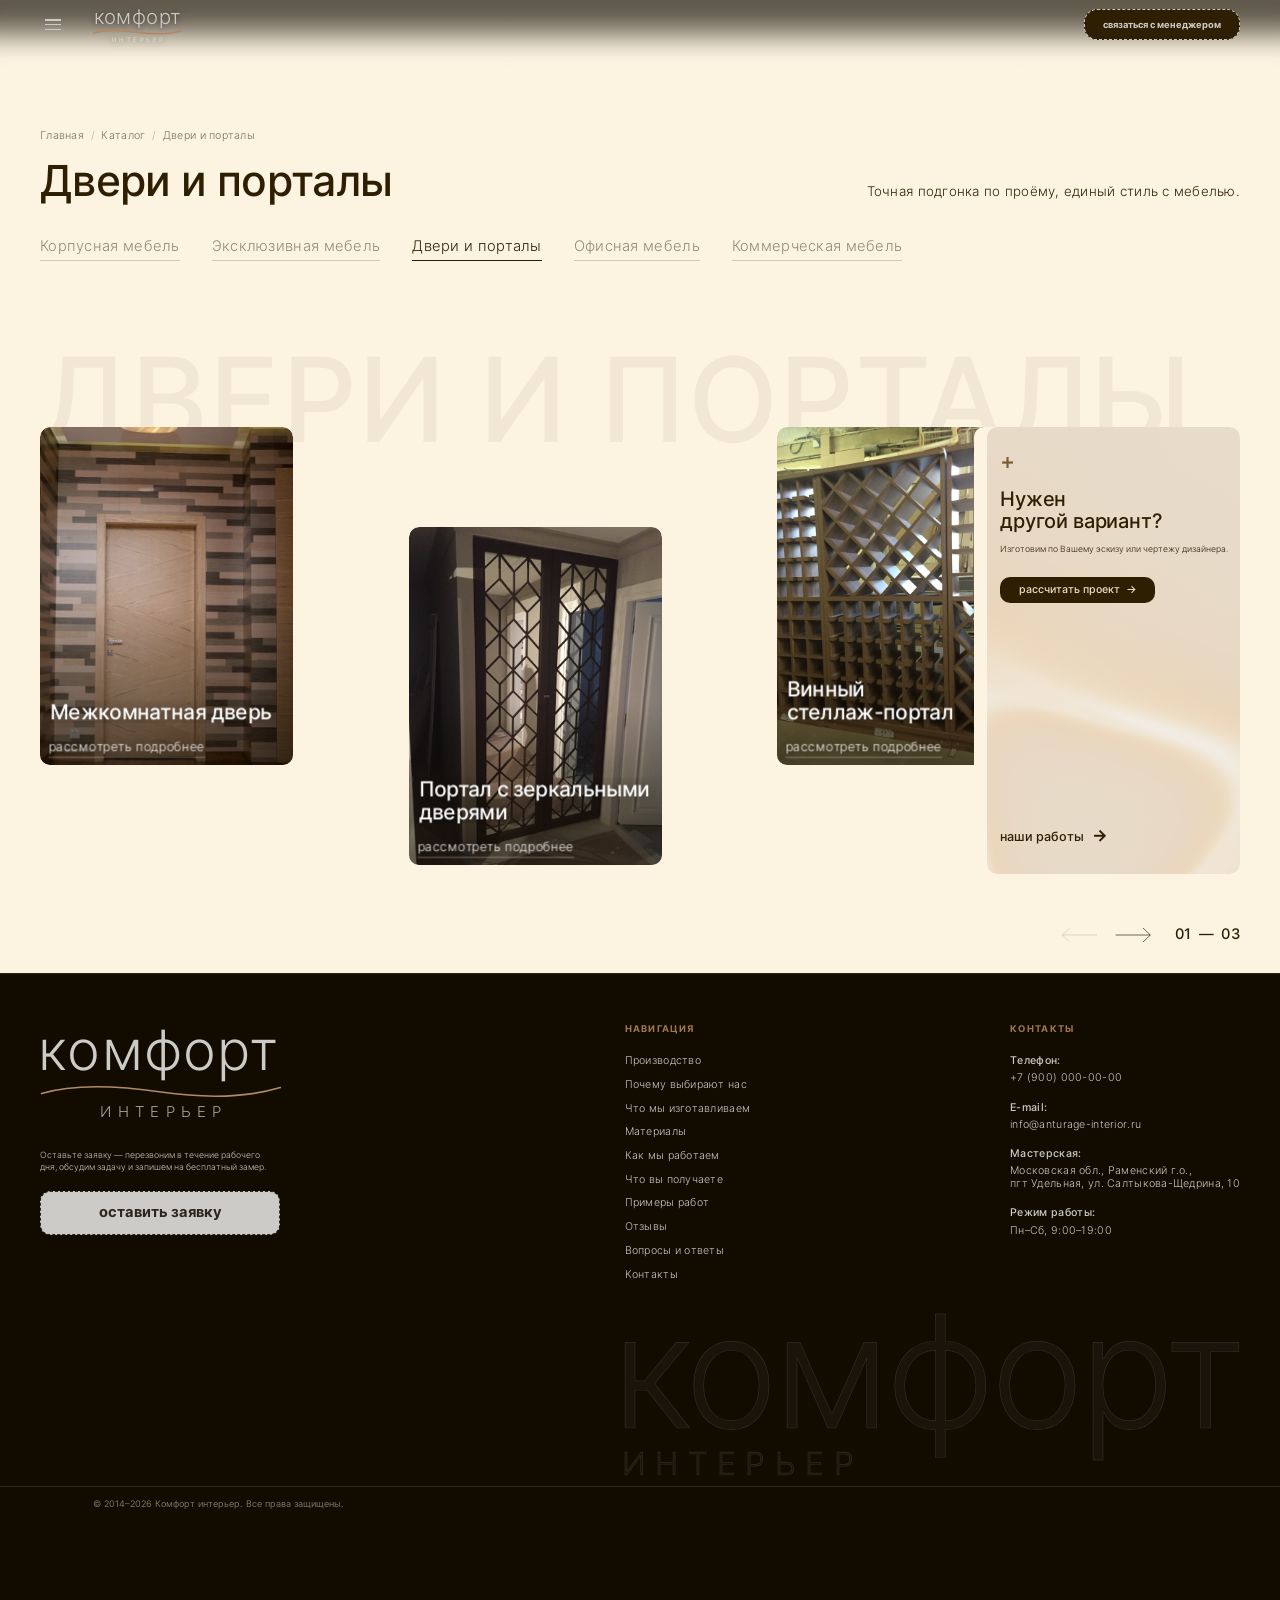
<file: catalog-dveri.html>
<!DOCTYPE html>
<html lang="ru">
<head>
<meta charset="UTF-8">
<meta name="viewport" content="width=device-width, initial-scale=1.0">
<title>Двери и&nbsp;порталы — каталог — Комфорт интерьер</title>
<meta name="description" content="Двери и порталы на заказ от «Комфорт интерьер»: межкомнатные двери, зеркальные порталы, декоративные перегородки — точная подгонка по проёму, единый стиль с мебелью.">
<script src="fit.js"></script>
<script>/* a link from «Примеры наших работ» (…#model-…) opens the model window at once: the page behind it stays hidden until it is open */if(/^#model-/.test(location.hash)){document.documentElement.classList.add("is-deeplink");setTimeout(function(){document.documentElement.classList.remove("is-deeplink")},3000)}</script>
<style>html.is-deeplink{background:#FCF3E1}html.is-deeplink body{visibility:hidden}html.is-deeplink .modal-backdrop{visibility:visible}</style>
<link rel="stylesheet" href="fonts.css">
<link rel="stylesheet" href="catalog-base.css?v=20261009zzzzzz">
<link rel="stylesheet" href="catalog.css?v=20261014b">
<link rel="stylesheet" href="headings.css?v=15">
<link rel="stylesheet" href="ctl.css?v=3">
<link rel="stylesheet" href="logo.css?v=4">
<link rel="stylesheet" href="menu.css?v=2">
</head>
<body>

<header>
  <div class="container nav">
    <div class="nav-left">
      <button class="burger" id="burger" aria-label="Меню" aria-expanded="false" aria-controls="navLinks">
        <span></span><span></span><span></span>
      </button>
      <a href="index.html#hero" class="logo" aria-label="Комфорт интерьер">
        <span class="lk-word">комфорт</span><svg class="lk-wave" viewBox="0 0 320 22" preserveAspectRatio="none" aria-hidden="true"><path d="M2 14c40-12 90-12 158-2 70 10 118 6 158-6"/></svg><span class="lk-sub">интерьер</span>
      </a>
    </div>
    <button type="button" class="nav-cta dot-btn" id="headerManagerBtn">
      связаться с&nbsp;менеджером
    </button>
  </div>
  <nav class="nav-links" id="navLinks">
  <div class="nm-group">
    <span class="nm-label">Компания</span>
    <a href="index.html#about">Производство</a>
    <a href="index.html#why-us">Почему выбирают нас</a>
    <a href="index.html#materials">Материалы</a>
    <a href="index.html#process">Как&nbsp;мы&nbsp;работаем</a>
    <a href="index.html#benefits">Что&nbsp;вы получаете</a>
  </div>
  <div class="nm-group">
    <a class="nm-label" href="index.html#services">Каталог</a>
    <a href="catalog-korpusnaya.html">Корпусная&nbsp;мебель</a>
    <a href="catalog-eksklyuzivnaya.html">Эксклюзивная&nbsp;мебель</a>
    <a href="catalog-dveri.html">Двери и&nbsp;порталы</a>
    <a href="catalog-ofisnaya.html">Офисная&nbsp;мебель</a>
    <a href="catalog-kommercheskaya.html">Коммерческая&nbsp;мебель</a>
  </div>
  <div class="nm-group nm-wide">
    <span class="nm-label">Клиентам</span>
    <div class="nm-pair">
      <a href="index.html#portfolio">Примеры работ</a>
      <a href="index.html#reviews">Отзывы</a>
      <a href="index.html#faq">Вопросы и&nbsp;ответы</a>
      <a href="index.html#contact">Контакты</a>
    </div>
  </div>
</nav>
</header>

<main>
<section class="cat-hero">
  <div class="container">
    <nav class="cat-crumbs" aria-label="Навигация">
      <a href="index.html">Главная</a><span aria-hidden="true">/</span>
      <a href="index.html#services">Каталог</a><span aria-hidden="true">/</span>
      <span>Двери и&nbsp;порталы</span>
    </nav>
    <div class="cat-head">
      <h1>Двери и&nbsp;порталы</h1>
      <p>Точная подгонка по&nbsp;проёму, единый стиль с&nbsp;мебелью.</p>
    </div>
    <div class="cat-tabs" aria-label="Разделы каталога">
        <a class="cat-tab dot-btn" href="catalog-korpusnaya.html">Корпусная мебель</a>
        <a class="cat-tab dot-btn" href="catalog-eksklyuzivnaya.html">Эксклюзивная мебель</a>
        <a class="cat-tab dot-btn active" href="catalog-dveri.html" aria-current="page">Двери и&nbsp;порталы</a>
        <a class="cat-tab dot-btn" href="catalog-ofisnaya.html">Офисная мебель</a>
        <a class="cat-tab dot-btn" href="catalog-kommercheskaya.html">Коммерческая мебель</a>
    </div>
  </div>
</section>

<!-- Item cards — Figma node 419:146 (same model-gallery pattern as catalog-korpusnaya.html /
     catalog-eksklyuzivnaya.html). Name/description are specific to what is on each photo — no
     invented specs, and no "МДФ"/"шпон" (site's material story is solid wood only). The wine-rack
     card was moved here in full from catalog-eksklyuzivnaya.html and renamed to reflect that
     it also reads as a decorative portal/room divider, not just storage. -->
<section class="cat-items">
  <div class="container">
    <div class="model-gallery">
      <button type="button" class="model-arrow prev" aria-label="Предыдущая модель" onclick="document.getElementById('modelTrack').scrollBy({left:-541,behavior:'smooth'})">&#8592;</button>
      <div class="model-track" id="modelTrack">
        <article class="model-card">
          <img class="model-photo" src="cat-doors.jpg" alt="Межкомнатная дверь с диагональным рисунком">
          <h3>Межкомнатная дверь</h3>
          <button type="button" class="model-btn dot-btn model-details-btn" data-model="door">рассмотреть подробнее<span class="model-arrow-ico">→</span></button>
        </article>

        <article class="model-card">
          <img class="model-photo" src="dveri-portal-zerkalnyy.jpg" alt="Портал с зеркальными гранёными дверями" loading="lazy">
          <h3>Портал с&nbsp;зеркальными дверями</h3>
          <button type="button" class="model-btn dot-btn model-details-btn" data-model="mirror-portal">рассмотреть подробнее<span class="model-arrow-ico">→</span></button>
        </article>

        <article class="model-card">
          <img class="model-photo" src="dveri-vinny-stellazh-portal.jpg" alt="Винный стеллаж-портал, модульная конструкция" loading="lazy">
          <h3>Винный стеллаж-портал</h3>
          <button type="button" class="model-btn dot-btn model-details-btn" data-model="vinny-stellazh-portal">рассмотреть подробнее<span class="model-arrow-ico">→</span></button>
        </article>

        <article class="model-card cta-card" id="ctaCard">
          <!-- position:sticky on the card itself is unreliable as a containing block for an
               absolutely-positioned child in some engines — the canvas ended up stretching to
               the whole track's scrollWidth. A plain position:relative wrapper fixes that. -->
          <div class="cta-inner">
            <canvas class="cta-glow" id="ctaGlow" aria-hidden="true"></canvas>
            <div class="cta-content">
              <span class="cta-plus" aria-hidden="true">+</span>
              <h3 class="cta-heading" aria-label="Нужен другой вариант?"><span class="cta-line">Нужен</span><span class="cta-line">другой вариант?</span></h3>
              <p class="cta-desc">Изготовим по&nbsp;Вашему эскизу или&nbsp;чертежу дизайнера.</p>
              <button type="button" class="model-btn dot-btn calc-cta">рассчитать проект<span class="model-arrow-ico">→</span></button>
              <a href="index.html#portfolio" class="cta-works">наши работы<span class="model-arrow-ico">→</span></a>
            </div>
          </div>
        </article>

      </div>
      <!-- Pinned at the seam where the photo cards disappear under the sticky CTA card
           (505px card width − 25px half-circle), instead of the gallery's outer edge. -->
      <button type="button" class="model-arrow next" aria-label="Следующая модель" onclick="document.getElementById('modelTrack').scrollBy({left:541,behavior:'smooth'})">&#8594;</button>
    </div>
  </div>
</section>

<!-- "Как заказать" and the "Не нашли нужное?" banner were removed from this page: the last
     gallery card («Нужен другой вариант?») already covers that call to action — same as
     catalog-korpusnaya.html / catalog-eksklyuzivnaya.html. -->
</main>

<footer>
  <div class="container footer-grid">
    <div class="footer-brand">
      <div class="footer-logo2">
        <span class="lk-word">комфорт</span><svg class="lk-wave" viewBox="0 0 320 22" preserveAspectRatio="none" aria-hidden="true"><path d="M2 14c40-12 90-12 158-2 70 10 118 6 158-6"/></svg><span class="lk-sub">интерьер</span>
      </div>
      <p>Оставьте заявку — перезвоним в&nbsp;течение рабочего дня, обсудим задачу и&nbsp;запишем на&nbsp;бесплатный замер.</p>
      <button type="button" id="contactManagerBtn" class="dot-btn footer-cta-btn">
        оставить заявку
      </button>
    </div>

    <div class="footer-col">
      <span class="footer-col-label">Навигация</span>
      <ul class="footer-nav">
      <li><a href="index.html#about">Производство</a></li>
      <li><a href="index.html#why-us">Почему выбирают нас</a></li>
      <li><a href="index.html#services">Что&nbsp;мы изготавливаем</a></li>
      <li><a href="index.html#materials">Материалы</a></li>
      <li><a href="index.html#process">Как&nbsp;мы&nbsp;работаем</a></li>
      <li><a href="index.html#benefits">Что&nbsp;вы получаете</a></li>
      <li><a href="index.html#portfolio">Примеры работ</a></li>
      <li><a href="index.html#reviews">Отзывы</a></li>
      <li><a href="index.html#faq">Вопросы и&nbsp;ответы</a></li>
      <li><a href="index.html#contact">Контакты</a></li>
    </ul>
    </div>

    <div class="footer-col">
      <span class="footer-col-label">Контакты</span>
      <ul class="footer-contacts">
      <li><p class="fc-label">Телефон:</p><p class="fc-value">+7 (900) 000-00-00</p></li>
      <li><p class="fc-label">E-mail:</p><p class="fc-value">info@anturage-interior.ru</p></li>
      <li><p class="fc-label">Мастерская:</p><p class="fc-value">Московская обл., Раменский г.о.,<br>пгт Удельная, ул. Салтыкова-Щедрина, 10</p></li>
      <li><p class="fc-label">Режим работы:</p><p class="fc-value">Пн–Сб, 9:00–19:00</p></li>
    </ul>
    </div>
  </div>

  <div class="container footer-watermark-wrap">
    <div class="footer-watermark" aria-hidden="true">комфорт<span class="footer-watermark-sub">интерьер</span></div>
  </div>
  <div class="container footer-bottom">
    <p>© 2014–2026 Комфорт интерьер. Все права защищены.</p>
  </div>
</footer>

<div class="modal-backdrop" id="managerModal" aria-hidden="true">
  <div class="modal-card" role="dialog" aria-modal="true" aria-labelledby="managerModalTitle">
    <button type="button" class="modal-close" id="managerClose" aria-label="Закрыть">×</button>
    <h3 id="managerModalTitle">Оставьте свой номер, и&nbsp;наши консультанты помогут Вам с&nbsp;выбором!</h3>
    <form id="managerForm" onsubmit="event.preventDefault(); this.reset(); document.getElementById('managerModal').classList.remove('open'); openSuccessModal('Спасибо! Ваша заявка успешно отправлена.', 'Менеджер свяжется с Вами в указанное время или в течение 15 минут в рабочее время.');">
      <input type="text" name="name" placeholder="Ваше имя" required>
      <input type="tel" name="phone" placeholder="Ваш телефон" required>
      <button type="submit" class="btn dot-btn">
        Отправить
      </button>
      <p class="form-note">Нажимая кнопку, Вы даёте согласие на&nbsp;обработку персональных&nbsp;данных</p>
    </form>
  </div>
</div>

<div class="modal-backdrop" id="successModal" aria-hidden="true">
  <div class="modal-card success-card" role="dialog" aria-modal="true" aria-labelledby="successModalTitle">
    <button type="button" class="modal-close" id="successClose" aria-label="Закрыть">×</button>
    <div class="success-icon" aria-hidden="true">✓</div>
    <h3 id="successModalTitle">Отправлено</h3>
    <p id="successModalText" class="success-text"></p>
    <button type="button" class="dot-btn success-ok-btn" id="successOkBtn">Ок</button>
  </div>
</div>

<!-- Model detail modal — same shared component as catalog-korpusnaya.html / catalog-eksklyuzivnaya.html.
     Opened from a "рассмотреть подробнее" button; the photo side is the Cursor Image Gallery. -->
<div class="modal-backdrop" id="modelModal" aria-hidden="true">
  <div class="modal-card model-modal-card" role="dialog" aria-modal="true" aria-labelledby="modelModalTitle">
    <button type="button" class="modal-close" id="modelModalClose" aria-label="Закрыть">×</button>
    <div class="model-modal-photo">
      <div class="mgc" id="modelGallery">
        <div class="mgc-frame"></div>
        <button type="button" class="mgc-nav mgc-prev" aria-label="Предыдущее фото">
          <svg viewBox="0 0 24 24" width="20" height="20" fill="none" stroke="#EAEAEA" stroke-width="2.5" stroke-linecap="round" stroke-linejoin="round"><polyline points="15 6 9 12 15 18"></polyline></svg>
        </button>
        <button type="button" class="mgc-nav mgc-next" aria-label="Следующее фото">
          <svg viewBox="0 0 24 24" width="20" height="20" fill="none" stroke="#EAEAEA" stroke-width="2.5" stroke-linecap="round" stroke-linejoin="round"><polyline points="9 6 15 12 9 18"></polyline></svg>
        </button>
        <div class="mgc-dots"></div>
      </div>
    </div>
    <div class="model-modal-info">
      <div class="model-modal-text">
        <h3 id="modelModalTitle">Межкомнатная дверь</h3>
        <ul class="model-modal-specs" id="modelModalSpecs">
          <li>тип: межкомнатная дверь</li>
          <li>полотно: диагональный рисунок</li>
          <li>проём: по&nbsp;индивидуальным размерам</li>
          <li>фурнитура: хромированная</li>
        </ul>
      </div>
      <button type="button" class="model-modal-cta calc-cta" id="modelModalCta">заказать подобную<span class="model-arrow-ico">→</span></button>
    </div>
  </div>
</div>

<script src="typo.js?v=2"></script>
<script src="catalog.js"></script>
<script src="ctl.js?v=1" defer></script>
<script src="pixel.js?v=1" defer></script>
<script src="catalog-gallery.js?v=20261013d" defer></script>
<script src="weight-hover.js?v=20261009zzzzzz"></script>
<script src="footer-underline.js"></script>
<script src="footer-align.js?v=1"></script>
<script src="sub-fit.js?v=2"></script>
<script>
  // Cursor Image Gallery (Originkit), adapted: fixed prev/next arrow buttons at the photo's
  // edges (not a cursor that follows the pointer). Built once, reloaded with a new image set
  // each time a different model's "рассмотреть подробнее" is clicked — one shared modal for
  // all models rather than duplicating the whole markup per model.
  function createCursorGallery(root) {
    const frame = root.querySelector('.mgc-frame');
    const prevBtn = root.querySelector('.mgc-prev');
    const nextBtn = root.querySelector('.mgc-next');
    const dotsEl = root.querySelector('.mgc-dots');
    const DURATION = 600, EASE = 'cubic-bezier(0.42,0,0.58,1)';
    let images = [], index = 0, sliding = false, current = null, dots = [];

    const setLayer = (el, src) => { el.style.backgroundImage = `url("${src}")`; };

    function updateNav() {
      prevBtn.disabled = index <= 0;
      nextBtn.disabled = index >= images.length - 1;
      dotsEl.style.display = images.length > 1 ? '' : 'none';   // nothing to page through on a single photo
    }

    function go(dir) {
      if (sliding || images.length < 2) return;
      const to = index + dir;
      if (to < 0 || to >= images.length) return;
      sliding = true;
      const next = document.createElement('div');
      next.className = 'mgc-layer';
      setLayer(next, images[to]);
      next.style.transition = 'none';
      next.style.transform = `translateX(${dir === 1 ? 100 : -100}%)`;
      frame.appendChild(next);
      void next.offsetWidth;   // force layout so the starting transform is committed before animating
      requestAnimationFrame(() => {
        next.style.transition = `transform ${DURATION}ms ${EASE}`;
        current.style.transition = `transform ${DURATION}ms ${EASE}`;
        next.style.transform = 'translateX(0%)';
        current.style.transform = `translateX(${dir === 1 ? -100 : 100}%)`;
      });
      setTimeout(() => {
        current.remove();
        current = next;
        index = to;
        sliding = false;
        dots.forEach((d, i) => d.classList.toggle('active', i === index));
        updateNav();
      }, DURATION + 40);
    }

    function load(newImages) {
      images = newImages.slice();
      index = 0; sliding = false;
      frame.innerHTML = '';
      current = document.createElement('div');
      current.className = 'mgc-layer';
      setLayer(current, images[0]);
      frame.appendChild(current);
      dotsEl.innerHTML = '';
      images.forEach((_, i) => {
        const dot = document.createElement('span');
        dot.className = 'mgc-dot' + (i === 0 ? ' active' : '');
        dotsEl.appendChild(dot);
      });
      dots = [...dotsEl.children];
      updateNav();
    }

    prevBtn.addEventListener('click', () => go(-1));
    nextBtn.addEventListener('click', () => go(1));
    return { load };
  }
  const modelGallery = createCursorGallery(document.getElementById('modelGallery'));

  // One detail record per model. Specs describe only what's visible in the photo — nothing
  // invented — and avoid "МДФ"/"шпон": the site's material story is solid wood (массив) with
  // named species and an enamel finish (эмаль) where relevant, never MDF or veneer.
  const MODELS = {
    door: {
      title: 'Межкомнатная дверь',
      specs: ['тип: межкомнатная дверь', 'полотно: диагональный рисунок', 'проём: по индивидуальным размерам', 'фурнитура: хромированная'],
      images: ['cat-doors.jpg']
    },
    'mirror-portal': {
      title: 'Портал с зеркальными дверями',
      specs: ['тип: портал / межкомнатный проём', 'фасады: бук (массив), тёмный тон', 'двери: зеркальные, гранёные', 'рисунок: геометрический'],
      images: ['dveri-portal-zerkalnyy.jpg']
    },
    'vinny-stellazh-portal': {
      title: 'Винный стеллаж-портал',
      specs: ['тип: модульный винный стеллаж-портал', 'секции: соты, ромб, крупная решётка', 'сборка: из отдельных модулей', 'материал: дуб (массив)'],
      images: ['dveri-vinny-stellazh-portal.jpg', 'dveri-vinny-stellazh-portal-2.jpg', 'dveri-vinny-stellazh-portal-3.jpg', 'dveri-vinny-stellazh-portal-4.jpg']
    }
  };

  // Model detail modal: "рассмотреть подробнее" on any card opens this one shared modal, filled
  // in with that model's data. Its own "заказать подобную" (class calc-cta, wired by catalog.js)
  // opens the manager modal in turn — so this modal just needs to get out of the way for it.
  (function () {
    const modal = document.getElementById('modelModal');
    const closeBtn = document.getElementById('modelModalClose');
    const ctaBtn = document.getElementById('modelModalCta');
    const titleEl = document.getElementById('modelModalTitle');
    const specsEl = document.getElementById('modelModalSpecs');
    if (!modal) return;
    const open = () => { modal.classList.add('open'); modal.setAttribute('aria-hidden', 'false'); };
    const close = () => { modal.classList.remove('open'); modal.setAttribute('aria-hidden', 'true'); };
    document.querySelectorAll('.model-details-btn').forEach(btn => {
      const data = MODELS[btn.dataset.model];
      if (!data) return;
      btn.addEventListener('click', (e) => {
        e.preventDefault();
        titleEl.innerHTML = data.title;
        specsEl.innerHTML = data.specs.map(s => `<li>${s}</li>`).join('');
        modelGallery.load(data.images);
        open();
      });
    });
    if (closeBtn) closeBtn.addEventListener('click', close);
    if (ctaBtn) ctaBtn.addEventListener('click', close);
    modal.addEventListener('click', (e) => { if (e.target === modal) close(); });
    document.addEventListener('keydown', (e) => { if (e.key === 'Escape') close(); });
  })();
</script>
<script>
  // Arrow buttons dim once the row is scrolled all the way to that side (same idea used
  // for the homepage's works/reviews arrows — see the shared .model-arrow:disabled / .works-arrow:disabled rule).
  (function () {
    const track = document.getElementById('modelTrack');
    const prev = document.querySelector('.model-arrow.prev');
    const next = document.querySelector('.model-arrow.next');
    if (!track || !prev || !next) return;
    const EPS = 2;
    const update = () => {
      prev.disabled = track.scrollLeft <= EPS;
      next.disabled = track.scrollLeft >= track.scrollWidth - track.clientWidth - EPS;
    };
    track.addEventListener('scroll', update, { passive: true });
    window.addEventListener('resize', update);
    window.addEventListener('load', update);
    update();
  })();

  // Text Colour Sweep on "Нужен другой вариант?" — same technique as the homepage's
  // company-figures block (index.html), ported here for the single CTA-card heading.
  (function () {
    const el = document.querySelector('.cta-heading');
    if (!el || !el.animate || window.matchMedia('(prefers-reduced-motion: reduce)').matches) return;
    const box = el.closest('.cta-card') || el;
    const track = document.getElementById('modelTrack');
    const WAVE = '#e2a04f';       // brighter amber, derived from the site accent
    const REPEAT_DELAY = 10000;   // pause between cycles, ms
    const DURATION = 600, STAGGER = 40;
    const base = getComputedStyle(el).color;
    // Two fixed lines ("Нужен" / "другой вариант?") — split each independently so the
    // line break survives the rebuild; the combined label already sits on the <h3> itself.
    const lines = [...el.querySelectorAll('.cta-line')];
    const chars = [];
    lines.forEach(lineEl => {
      const text = lineEl.textContent;
      lineEl.textContent = '';
      text.split(' ').forEach((word, wi, arr) => {
        const w = document.createElement('i');
        w.className = 'sw-w';
        w.setAttribute('aria-hidden', 'true');
        for (const ch of word) {
          const c = document.createElement('i');
          c.className = 'sw-c';
          c.textContent = ch;
          w.appendChild(c);
          chars.push(c);
        }
        lineEl.appendChild(w);
        if (wi < arr.length - 1) lineEl.appendChild(document.createTextNode(' '));
      });
    });
    el.classList.add('sweep-ready');
    let busy = false, due = true, inView = false, timer = null, current = [];
    const stop = () => {
      clearTimeout(timer);
      current.forEach(an => an.cancel());
      current = [];
      busy = false; due = true;
      el.classList.remove('sweep-ready'); el.classList.add('sweep-done');
    };
    const run = () => {
      busy = true; due = false;
      el.classList.remove('sweep-done'); el.classList.add('sweep-ready');
      const anims = chars.map((c, i) => c.animate(
        [
          { transform: 'translateY(-0.55em)', opacity: 0, color: WAVE },
          { transform: 'translateY(0)', opacity: 1, color: base }
        ],
        { duration: DURATION, delay: i * STAGGER, easing: 'cubic-bezier(.65,0,.35,1)', fill: 'both' }
      ));
      current = anims;
      Promise.all(anims.map(an => an.finished)).then(() => {
        if (current !== anims) return;   // superseded (card left the screen / restarted)
        el.classList.remove('sweep-ready'); el.classList.add('sweep-done');
        anims.forEach(an => an.cancel());
        current = []; busy = false;
        timer = setTimeout(() => { due = true; check(); }, REPEAT_DELAY);   // repeat every 10 s while on screen
      }).catch(() => {});
    };
    // The card also travels through the horizontally-scrolling gallery, so both axes matter.
    const check = () => {
      const r = box.getBoundingClientRect();
      const vh = window.innerHeight, vw = window.innerWidth;
      const visibleV = inView ? (r.top < vh && r.bottom > 0) : (r.top < vh * 0.85 && r.bottom > 0);
      const visibleH = r.left < vw && r.right > 0;
      const visible = visibleV && visibleH;
      if (visible && !inView) { inView = true; stop(); run(); return; }
      if (!visible && inView) { inView = false; stop(); return; }
      if (visible && due && !busy) run();
    };
    window.addEventListener('scroll', check, { passive: true });
    window.addEventListener('resize', check);
    window.addEventListener('load', check);
    if (track) track.addEventListener('scroll', check, { passive: true });
    check();
  })();

  // Ribbon Glow (Originkit, ported from React/WebGL2 to plain JS) behind the CTA-card content.
  // Brand palette (amber/bronze accents already used across the site) instead of the original
  // orange/pink preset, and a uIntensity uniform (not in the original) added to the finish pass
  // to tone the glow down so it stays a quiet backdrop, not the focal point of the card.
  (function () {
    const canvas = document.getElementById('ctaGlow');
    const root = document.getElementById('ctaCard');
    if (!canvas || !root || window.matchMedia('(prefers-reduced-motion: reduce)').matches) return;
    const gl = canvas.getContext('webgl2', { antialias: false, alpha: false, depth: false, stencil: false });
    if (!gl) return;

    const MAX_DPR = 2;
    const VERT_SRC = `#version 300 es
const vec2 P[3] = vec2[3](vec2(-1.0, -1.0), vec2(3.0, -1.0), vec2(-1.0, 3.0));
void main() { gl_Position = vec4(P[gl_VertexID], 0.0, 1.0); }
`;
    const FIELD_SRC = `#version 300 es
precision highp float;
uniform vec2 uRes;
uniform float uTime;
uniform vec3 uC1;
uniform vec3 uC2;
uniform float uSize;
uniform float uAngle;
uniform vec2 uMouse;
uniform float uOn;
uniform float uReach;
uniform vec2 uVel;
out vec4 o;

const float TAU = 6.28318530718;
const float LAYERS = 84.0;
const float TWIST = 1.250;
const float DRAG = 0.180;
const float GAIN = 0.62;
const vec2 CENTRE = vec2(-0.62, 0.24);
const float TILT = 0.6;
const float ZOOM = 1.05;
const float THETA = 2.13;
const float SHEAR = 0.963;
const float SHRINK = 0.953;
const vec2 WARP_FREQ = vec2(0.42, 2.4);
const vec2 WARP_AMP = vec2(0.13, 0.027);
const vec2 ASPECT = vec2(2.1, 0.17);
const float OFFSET = 0.36;
const float GLOW = 0.0021;
const float SOFT = 0.0019;
const float FALLOFF = 0.37;
const float PHASE = 12.0;
const float CYCLE = 0.16;
const float HUE_TRAVEL = 2.0;

mat2 rot(float a) { float c = cos(a), s = sin(a); return mat2(c, s, -s, c); }

void main() {
  vec2 R = uRes;
  vec2 pos = (gl_FragCoord.xy - 0.5 * R) / R.y;

  vec2 d = pos - uMouse;
  float w = uOn * exp(-dot(d, d) / (uReach * uReach));
  if (w > 1e-4) pos = uMouse + rot(w * TWIST) * d * (1.0 - 0.3 * min(w, 1.0)) - uVel * min(w, 1.0) * DRAG;

  pos = rot(uAngle) * pos / uSize;
  float t = uTime * 0.49 + PHASE;
  float breath = (-sin(uTime * 0.735) + sin(uTime * 0.49 + 1.0)) * 0.25 + 0.5;
  vec2 u = rot(TILT) * ((pos - CENTRE) * (ZOOM - breath * 0.085));
  mat2 fold = mat2(cos(THETA), sin(THETA), -SHEAR, cos(THETA));

  vec3 col = vec3(0.0);
  for (float i = 1.0; i <= LAYERS; i += 1.0) {
    u.x -= sin(u.y * WARP_FREQ.x + t + i * 0.007) * WARP_AMP.x;
    u.y -= sin(u.x * WARP_FREQ.y - t + i * 0.02) * WARP_AMP.y;
    u = fold * u * SHRINK;
    vec2 q = (u - vec2(OFFSET + breath * 0.1, 0.0)) * ASPECT;
    float g = GLOW / (dot(q, q) + SOFT) * (0.25 + breath * 0.4);
    float r = length(u);
    float k = sin(i * CYCLE + t * 1.2 + r * HUE_TRAVEL) * 0.5 + 0.5;
    col += g * mix(uC1, uC2, k) * (0.62 + 0.5 * k) * exp2(-r * FALLOFF);
  }
  vec3 x = max(col * GAIN, 0.0);
  col = (x * (2.51 * x + 0.03)) / (x * (2.43 * x + 0.59) + 0.14);
  col = pow(clamp(col, 0.0, 1.0), vec3(0.85, 0.92, 0.98));
  col *= 1.0 - smoothstep(0.5, 1.6, length(pos)) * 0.07;
  o = vec4(col, 1.0);
}
`;
    const FINISH_SRC = `#version 300 es
precision highp float;
uniform sampler2D uField;
uniform vec2 uRes;
uniform float uTime;
uniform vec3 uBg;
uniform float uPaper;
uniform float uIntensity;
out vec4 o;

float ign(vec2 p, float f) { p += 5.588238 * mod(f, 64.0); return fract(52.9829189 * fract(0.06711056 * p.x + 0.00583715 * p.y)); }

void main() {
  vec2 frag = gl_FragCoord.xy;
  vec3 L = max(texture(uField, frag / uRes).rgb, 0.0) * uIntensity;

  vec3 dark = uBg + L * (1.0 - uBg);
  float strength = clamp(max(L.r, max(L.g, L.b)), 0.0, 1.0);
  vec3 paper = uBg * (1.0 - strength) + L * 0.96;
  vec3 col = mix(dark, paper, uPaper);
  col += (ign(frag, floor(uTime * 24.0)) - 0.5) / 255.0;
  o = vec4(clamp(col, 0.0, 1.0), 1.0);
}
`;

    function parseColor(hex) {
      let h = hex.replace('#', '');
      if (h.length === 3) h = h[0] + h[0] + h[1] + h[1] + h[2] + h[2];
      return [parseInt(h.slice(0, 2), 16) / 255, parseInt(h.slice(2, 4), 16) / 255, parseInt(h.slice(4, 6), 16) / 255];
    }
    function clampN(v, lo, hi) { return v < lo ? lo : v > hi ? hi : v; }

    function link(frag, label) {
      const shader = (type, src) => {
        const sh = gl.createShader(type);
        gl.shaderSource(sh, src);
        gl.compileShader(sh);
        if (!gl.getShaderParameter(sh, gl.COMPILE_STATUS)) { console.error('RibbonGlow ' + label + ' shader:', gl.getShaderInfoLog(sh)); gl.deleteShader(sh); return null; }
        return sh;
      };
      const vs = shader(gl.VERTEX_SHADER, VERT_SRC);
      const fs = shader(gl.FRAGMENT_SHADER, frag);
      if (!vs || !fs) return null;
      const prog = gl.createProgram();
      gl.attachShader(prog, vs); gl.attachShader(prog, fs); gl.linkProgram(prog);
      gl.deleteShader(vs); gl.deleteShader(fs);
      if (!gl.getProgramParameter(prog, gl.LINK_STATUS)) { console.error('RibbonGlow ' + label + ' link:', gl.getProgramInfoLog(prog)); gl.deleteProgram(prog); return null; }
      return prog;
    }
    function locations(prog, names) { const out = {}; names.forEach(n => out[n] = gl.getUniformLocation(prog, n)); return out; }

    function fieldTarget() {
      const fbo = gl.createFramebuffer();
      let tex = null, w = 0, h = 0, half = !!gl.getExtension('EXT_color_buffer_float');
      return {
        fbo, texture: () => tex, width: () => w, height: () => h,
        resize(nw, nh) {
          if (nw === w && nh === h && tex) return;
          for (let attempt = 0; attempt < 2; attempt++) {
            if (tex) gl.deleteTexture(tex);
            tex = gl.createTexture();
            gl.bindTexture(gl.TEXTURE_2D, tex);
            gl.texParameteri(gl.TEXTURE_2D, gl.TEXTURE_MIN_FILTER, gl.LINEAR);
            gl.texParameteri(gl.TEXTURE_2D, gl.TEXTURE_MAG_FILTER, gl.LINEAR);
            gl.texParameteri(gl.TEXTURE_2D, gl.TEXTURE_WRAP_S, gl.CLAMP_TO_EDGE);
            gl.texParameteri(gl.TEXTURE_2D, gl.TEXTURE_WRAP_T, gl.CLAMP_TO_EDGE);
            gl.texImage2D(gl.TEXTURE_2D, 0, half ? gl.RGBA16F : gl.RGBA8, nw, nh, 0, gl.RGBA, half ? gl.HALF_FLOAT : gl.UNSIGNED_BYTE, null);
            gl.bindFramebuffer(gl.FRAMEBUFFER, fbo);
            gl.framebufferTexture2D(gl.FRAMEBUFFER, gl.COLOR_ATTACHMENT0, gl.TEXTURE_2D, tex, 0);
            const ok = gl.checkFramebufferStatus(gl.FRAMEBUFFER) === gl.FRAMEBUFFER_COMPLETE;
            gl.bindFramebuffer(gl.FRAMEBUFFER, null);
            if (ok || !half) break;
            half = false;
          }
          w = nw; h = nh;
        },
        dispose() { if (tex) gl.deleteTexture(tex); gl.deleteFramebuffer(fbo); }
      };
    }

    function trackPointer() {
      const p = { tx: 0, ty: 0, inside: false };
      const read = (e) => {
        const r = root.getBoundingClientRect();
        const sx = root.offsetWidth / (r.width || 1), sy = root.offsetHeight / (r.height || 1);
        p.tx = (e.clientX - r.left) * sx; p.ty = (e.clientY - r.top) * sy;
        p.inside = e.clientX >= r.left && e.clientX <= r.right && e.clientY >= r.top && e.clientY <= r.bottom;
      };
      const out = (e) => { if (!e.relatedTarget) p.inside = false; };
      window.addEventListener('pointermove', read, { passive: true });
      window.addEventListener('pointerdown', read, { passive: true });
      document.addEventListener('pointerout', out);
      return p;
    }

    const field = link(FIELD_SRC, 'field');
    const finish = link(FINISH_SRC, 'finish');
    if (!field || !finish) return;
    const uf = locations(field, ['uRes', 'uTime', 'uC1', 'uC2', 'uSize', 'uAngle', 'uMouse', 'uOn', 'uReach', 'uVel']);
    const un = locations(finish, ['uField', 'uRes', 'uTime', 'uBg', 'uPaper', 'uIntensity']);
    const vao = gl.createVertexArray();
    gl.bindVertexArray(vao);
    const target = fieldTarget();
    const ptr = trackPointer();

    // Brand palette (see catalog.css / index.html accents) and a subdued intensity.
    // Less ginger/orange, more chocolate: darker, muted toffee-and-cacao tones.
    const BG = parseColor('#E7DCCB');      // card background — light coffee-with-milk plate
    const C1 = parseColor('#BDB19C');      // light-coffee ribbon
    const C2 = parseColor('#52483A');      // dark-cacao ribbon
    // The mix() between these two across the layered noise naturally passes through every
    // shade in between — including a milk-chocolate midtone — without needing a 3rd colour.
    const SPEED = 8 / 50, SIZE = 60 / 100, ANGLE = (-105 * Math.PI) / 180, HOVER = 25 / 100, REACH = 220;
    const INTENSITY = 0.85;   // dark ribbons on the light "paper" plate

    let mx = 0, my = 0, vx = 0, vy = 0, on = 0, last = -1, clock = 0;

    function render(now) {
      requestAnimationFrame(render);
      const dt = last < 0 ? 0 : clampN((now - last) / 1000, 0, 0.05);
      last = now;
      clock = (clock + dt * SPEED) % 3600;

      const dpr = Math.min(window.devicePixelRatio || 1, MAX_DPR);
      const cw = canvas.clientWidth || 1, ch = canvas.clientHeight || 1;
      const bw = Math.max(1, Math.round(cw * dpr)), bh = Math.max(1, Math.round(ch * dpr));
      if (canvas.width !== bw || canvas.height !== bh) { canvas.width = bw; canvas.height = bh; }
      target.resize(Math.max(1, Math.round(bw / 2)), Math.max(1, Math.round(bh / 2)));

      const present = ptr.inside ? 1 : 0;
      if (present && on < 0.02) { mx = ptr.tx; my = ptr.ty; }
      on += (present - on) * (1 - Math.exp(-dt * 5));
      const k = 1 - Math.exp(-dt * 16);
      const nx = mx + (ptr.tx - mx) * k, ny = my + (ptr.ty - my) * k;
      if (dt > 0) {
        const kv = 1 - Math.exp(-dt * 8);
        vx += ((nx - mx) / dt - vx) * kv; vy += ((ny - my) / dt - vy) * kv;
      }
      mx = nx; my = ny;
      const vLen = Math.hypot(vx, vy) / ch, vCap = vLen > 3 ? 3 / vLen : 1;

      gl.bindFramebuffer(gl.FRAMEBUFFER, target.fbo);
      gl.viewport(0, 0, target.width(), target.height());
      gl.useProgram(field);
      gl.uniform2f(uf.uRes, target.width(), target.height());
      gl.uniform1f(uf.uTime, clock);
      gl.uniform3f(uf.uC1, C1[0], C1[1], C1[2]);
      gl.uniform3f(uf.uC2, C2[0], C2[1], C2[2]);
      gl.uniform1f(uf.uSize, SIZE);
      gl.uniform1f(uf.uAngle, ANGLE);
      gl.uniform2f(uf.uMouse, (mx - cw / 2) / ch, (ch / 2 - my) / ch);
      gl.uniform1f(uf.uOn, on * HOVER);
      gl.uniform1f(uf.uReach, REACH / ch);
      gl.uniform2f(uf.uVel, (vx / ch) * vCap, (-vy / ch) * vCap);
      gl.drawArrays(gl.TRIANGLES, 0, 3);

      gl.bindFramebuffer(gl.FRAMEBUFFER, null);
      gl.viewport(0, 0, bw, bh);
      gl.useProgram(finish);
      gl.activeTexture(gl.TEXTURE0);
      gl.bindTexture(gl.TEXTURE_2D, target.texture());
      gl.uniform1i(un.uField, 0);
      gl.uniform2f(un.uRes, bw, bh);
      gl.uniform1f(un.uTime, clock);
      gl.uniform3f(un.uBg, BG[0], BG[1], BG[2]);
      gl.uniform1f(un.uPaper, 1);
      gl.uniform1f(un.uIntensity, INTENSITY);
      gl.drawArrays(gl.TRIANGLES, 0, 3);
    }
    requestAnimationFrame(render);
  })();
</script>
</body>
</html>
</file>
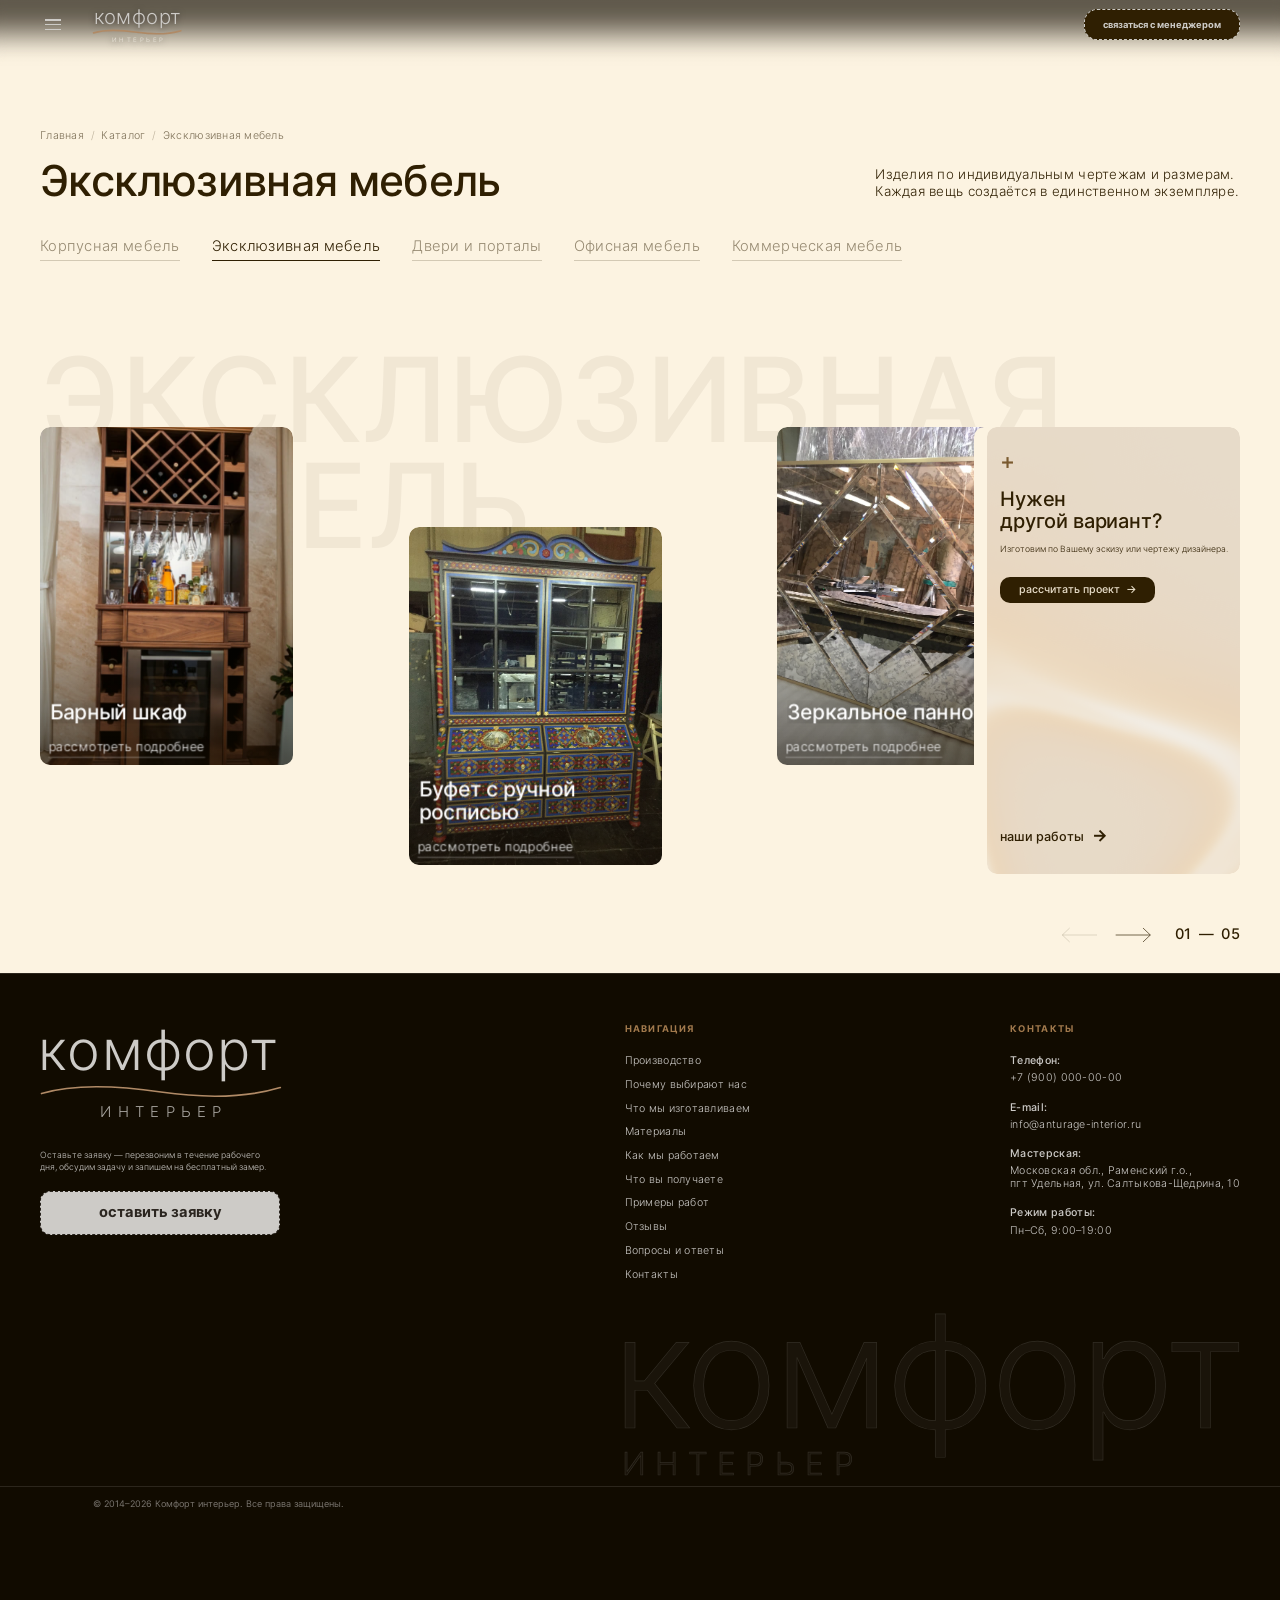
<file: catalog-eksklyuzivnaya.html>
<!DOCTYPE html>
<html lang="ru">
<head>
<meta charset="UTF-8">
<meta name="viewport" content="width=device-width, initial-scale=1.0">
<title>Эксклюзивная мебель — каталог — Комфорт интерьер</title>
<meta name="description" content="Эксклюзивная мебель на заказ от «Комфорт интерьер»: резные фасады, ручная роспись, зеркальные панно, авторские формы, редкие породы дерева.">
<script src="fit.js"></script>
<script>/* a link from «Примеры наших работ» (…#model-…) opens the model window at once: the page behind it stays hidden until it is open */if(/^#model-/.test(location.hash)){document.documentElement.classList.add("is-deeplink");setTimeout(function(){document.documentElement.classList.remove("is-deeplink")},3000)}</script>
<style>html.is-deeplink{background:#FCF3E1}html.is-deeplink body{visibility:hidden}html.is-deeplink .modal-backdrop{visibility:visible}</style>
<link rel="stylesheet" href="fonts.css">
<link rel="stylesheet" href="catalog-base.css?v=20261009zzzzzz">
<link rel="stylesheet" href="catalog.css?v=20261014b">
<link rel="stylesheet" href="headings.css?v=15">
<link rel="stylesheet" href="ctl.css?v=3">
<link rel="stylesheet" href="logo.css?v=4">
<link rel="stylesheet" href="menu.css?v=2">
</head>
<body>

<header>
  <div class="container nav">
    <div class="nav-left">
      <button class="burger" id="burger" aria-label="Меню" aria-expanded="false" aria-controls="navLinks">
        <span></span><span></span><span></span>
      </button>
      <a href="index.html#hero" class="logo" aria-label="Комфорт интерьер">
        <span class="lk-word">комфорт</span><svg class="lk-wave" viewBox="0 0 320 22" preserveAspectRatio="none" aria-hidden="true"><path d="M2 14c40-12 90-12 158-2 70 10 118 6 158-6"/></svg><span class="lk-sub">интерьер</span>
      </a>
    </div>
    <button type="button" class="nav-cta dot-btn" id="headerManagerBtn">
      связаться с&nbsp;менеджером
    </button>
  </div>
  <nav class="nav-links" id="navLinks">
  <div class="nm-group">
    <span class="nm-label">Компания</span>
    <a href="index.html#about">Производство</a>
    <a href="index.html#why-us">Почему выбирают нас</a>
    <a href="index.html#materials">Материалы</a>
    <a href="index.html#process">Как&nbsp;мы&nbsp;работаем</a>
    <a href="index.html#benefits">Что&nbsp;вы получаете</a>
  </div>
  <div class="nm-group">
    <a class="nm-label" href="index.html#services">Каталог</a>
    <a href="catalog-korpusnaya.html">Корпусная&nbsp;мебель</a>
    <a href="catalog-eksklyuzivnaya.html">Эксклюзивная&nbsp;мебель</a>
    <a href="catalog-dveri.html">Двери и&nbsp;порталы</a>
    <a href="catalog-ofisnaya.html">Офисная&nbsp;мебель</a>
    <a href="catalog-kommercheskaya.html">Коммерческая&nbsp;мебель</a>
  </div>
  <div class="nm-group nm-wide">
    <span class="nm-label">Клиентам</span>
    <div class="nm-pair">
      <a href="index.html#portfolio">Примеры работ</a>
      <a href="index.html#reviews">Отзывы</a>
      <a href="index.html#faq">Вопросы и&nbsp;ответы</a>
      <a href="index.html#contact">Контакты</a>
    </div>
  </div>
</nav>
</header>

<main>
<section class="cat-hero">
  <div class="container">
    <nav class="cat-crumbs" aria-label="Навигация">
      <a href="index.html">Главная</a><span aria-hidden="true">/</span>
      <a href="index.html#services">Каталог</a><span aria-hidden="true">/</span>
      <span>Эксклюзивная мебель</span>
    </nav>
    <div class="cat-head">
      <h1>Эксклюзивная мебель</h1>
      <p>Изделия по&nbsp;индивидуальным чертежам и&nbsp;размерам. Каждая вещь создаётся в&nbsp;единственном экземпляре.</p>
    </div>
    <div class="cat-tabs" aria-label="Разделы каталога">
        <a class="cat-tab dot-btn" href="catalog-korpusnaya.html">Корпусная мебель</a>
        <a class="cat-tab dot-btn active" href="catalog-eksklyuzivnaya.html" aria-current="page">Эксклюзивная мебель</a>
        <a class="cat-tab dot-btn" href="catalog-dveri.html">Двери и&nbsp;порталы</a>
        <a class="cat-tab dot-btn" href="catalog-ofisnaya.html">Офисная мебель</a>
        <a class="cat-tab dot-btn" href="catalog-kommercheskaya.html">Коммерческая мебель</a>
    </div>
  </div>
</section>

<!-- Item cards — Figma node 419:90 (3 real photos from the file, same model-gallery pattern as
     catalog-korpusnaya.html / Figma node 419:34). Name/description are specific to what is on
     each photo — no invented specs, and no "МДФ"/"шпон" (site's material story is solid wood only). -->
<section class="cat-items">
  <div class="container">
    <div class="model-gallery">
      <button type="button" class="model-arrow prev" aria-label="Предыдущая модель" onclick="document.getElementById('modelTrack').scrollBy({left:-541,behavior:'smooth'})">&#8592;</button>
      <div class="model-track" id="modelTrack">
        <article class="model-card">
          <img class="model-photo" src="eksklyuziv-bar.jpg" alt="Встроенный барный шкаф с винным холодильником">
          <h3>Барный шкаф</h3>
          <button type="button" class="model-btn dot-btn model-details-btn" data-model="bar">рассмотреть подробнее<span class="model-arrow-ico">→</span></button>
        </article>

        <article class="model-card">
          <img class="model-photo" src="eksklyuziv-raspis-shkaf.jpg" alt="Буфет с ручной художественной росписью" loading="lazy">
          <h3>Буфет с&nbsp;ручной росписью</h3>
          <button type="button" class="model-btn dot-btn model-details-btn" data-model="painted-buffet">рассмотреть подробнее<span class="model-arrow-ico">→</span></button>
        </article>

        <article class="model-card">
          <img class="model-photo" src="eksklyuziv-zerkalo.jpg" alt="Декоративное зеркальное панно в латунной раме" loading="lazy">
          <h3>Зеркальное панно</h3>
          <button type="button" class="model-btn dot-btn model-details-btn" data-model="mirror-panel">рассмотреть подробнее<span class="model-arrow-ico">→</span></button>
        </article>

        <article class="model-card">
          <img class="model-photo" src="eksklyuziv-tumba-serebro.jpg" alt="Прикроватная тумба с серебрением" loading="lazy">
          <h3>Тумба с&nbsp;серебрением</h3>
          <button type="button" class="model-btn dot-btn model-details-btn" data-model="tumba-serebro">рассмотреть подробнее<span class="model-arrow-ico">→</span></button>
        </article>

        <article class="model-card">
          <img class="model-photo" src="eksklyuziv-tumba-stol.jpg" alt="Тумба-стол в спальню на заказ" loading="lazy">
          <h3>Тумба-стол в&nbsp;спальню</h3>
          <button type="button" class="model-btn dot-btn model-details-btn" data-model="tumba-stol">рассмотреть подробнее<span class="model-arrow-ico">→</span></button>
        </article>

        <article class="model-card cta-card" id="ctaCard">
          <!-- position:sticky on the card itself is unreliable as a containing block for an
               absolutely-positioned child in some engines — the canvas ended up stretching to
               the whole track's scrollWidth. A plain position:relative wrapper fixes that. -->
          <div class="cta-inner">
            <canvas class="cta-glow" id="ctaGlow" aria-hidden="true"></canvas>
            <div class="cta-content">
              <span class="cta-plus" aria-hidden="true">+</span>
              <h3 class="cta-heading" aria-label="Нужен другой вариант?"><span class="cta-line">Нужен</span><span class="cta-line">другой вариант?</span></h3>
              <p class="cta-desc">Изготовим по&nbsp;Вашему эскизу или&nbsp;чертежу дизайнера.</p>
              <button type="button" class="model-btn dot-btn calc-cta">рассчитать проект<span class="model-arrow-ico">→</span></button>
              <a href="index.html#portfolio" class="cta-works">наши работы<span class="model-arrow-ico">→</span></a>
            </div>
          </div>
        </article>

      </div>
      <!-- Pinned at the seam where the photo cards disappear under the sticky CTA card
           (505px card width − 25px half-circle), instead of the gallery's outer edge. -->
      <button type="button" class="model-arrow next" aria-label="Следующая модель" onclick="document.getElementById('modelTrack').scrollBy({left:541,behavior:'smooth'})">&#8594;</button>
    </div>
  </div>
</section>

<!-- "Как заказать" and the "Не нашли нужное?" banner were removed from this page: the last
     gallery card («Нужен другой вариант?») already covers that call to action — same as
     catalog-korpusnaya.html. -->
</main>

<footer>
  <div class="container footer-grid">
    <div class="footer-brand">
      <div class="footer-logo2">
        <span class="lk-word">комфорт</span><svg class="lk-wave" viewBox="0 0 320 22" preserveAspectRatio="none" aria-hidden="true"><path d="M2 14c40-12 90-12 158-2 70 10 118 6 158-6"/></svg><span class="lk-sub">интерьер</span>
      </div>
      <p>Оставьте заявку — перезвоним в&nbsp;течение рабочего дня, обсудим задачу и&nbsp;запишем на&nbsp;бесплатный замер.</p>
      <button type="button" id="contactManagerBtn" class="dot-btn footer-cta-btn">
        оставить заявку
      </button>
    </div>

    <div class="footer-col">
      <span class="footer-col-label">Навигация</span>
      <ul class="footer-nav">
      <li><a href="index.html#about">Производство</a></li>
      <li><a href="index.html#why-us">Почему выбирают нас</a></li>
      <li><a href="index.html#services">Что&nbsp;мы изготавливаем</a></li>
      <li><a href="index.html#materials">Материалы</a></li>
      <li><a href="index.html#process">Как&nbsp;мы&nbsp;работаем</a></li>
      <li><a href="index.html#benefits">Что&nbsp;вы получаете</a></li>
      <li><a href="index.html#portfolio">Примеры работ</a></li>
      <li><a href="index.html#reviews">Отзывы</a></li>
      <li><a href="index.html#faq">Вопросы и&nbsp;ответы</a></li>
      <li><a href="index.html#contact">Контакты</a></li>
    </ul>
    </div>

    <div class="footer-col">
      <span class="footer-col-label">Контакты</span>
      <ul class="footer-contacts">
      <li><p class="fc-label">Телефон:</p><p class="fc-value">+7 (900) 000-00-00</p></li>
      <li><p class="fc-label">E-mail:</p><p class="fc-value">info@anturage-interior.ru</p></li>
      <li><p class="fc-label">Мастерская:</p><p class="fc-value">Московская обл., Раменский г.о.,<br>пгт Удельная, ул. Салтыкова-Щедрина, 10</p></li>
      <li><p class="fc-label">Режим работы:</p><p class="fc-value">Пн–Сб, 9:00–19:00</p></li>
    </ul>
    </div>
  </div>

  <div class="container footer-watermark-wrap">
    <div class="footer-watermark" aria-hidden="true">комфорт<span class="footer-watermark-sub">интерьер</span></div>
  </div>
  <div class="container footer-bottom">
    <p>© 2014–2026 Комфорт интерьер. Все права защищены.</p>
  </div>
</footer>

<div class="modal-backdrop" id="managerModal" aria-hidden="true">
  <div class="modal-card" role="dialog" aria-modal="true" aria-labelledby="managerModalTitle">
    <button type="button" class="modal-close" id="managerClose" aria-label="Закрыть">×</button>
    <h3 id="managerModalTitle">Оставьте свой номер, и&nbsp;наши консультанты помогут Вам с&nbsp;выбором!</h3>
    <form id="managerForm" onsubmit="event.preventDefault(); this.reset(); document.getElementById('managerModal').classList.remove('open'); openSuccessModal('Спасибо! Ваша заявка успешно отправлена.', 'Менеджер свяжется с Вами в указанное время или в течение 15 минут в рабочее время.');">
      <input type="text" name="name" placeholder="Ваше имя" required>
      <input type="tel" name="phone" placeholder="Ваш телефон" required>
      <button type="submit" class="btn dot-btn">
        Отправить
      </button>
      <p class="form-note">Нажимая кнопку, Вы даёте согласие на&nbsp;обработку персональных&nbsp;данных</p>
    </form>
  </div>
</div>

<div class="modal-backdrop" id="successModal" aria-hidden="true">
  <div class="modal-card success-card" role="dialog" aria-modal="true" aria-labelledby="successModalTitle">
    <button type="button" class="modal-close" id="successClose" aria-label="Закрыть">×</button>
    <div class="success-icon" aria-hidden="true">✓</div>
    <h3 id="successModalTitle">Отправлено</h3>
    <p id="successModalText" class="success-text"></p>
    <button type="button" class="dot-btn success-ok-btn" id="successOkBtn">Ок</button>
  </div>
</div>

<!-- Model detail modal — same shared component as catalog-korpusnaya.html. Opened from a
     "рассмотреть подробнее" button; the photo side is the Cursor Image Gallery. -->
<div class="modal-backdrop" id="modelModal" aria-hidden="true">
  <div class="modal-card model-modal-card" role="dialog" aria-modal="true" aria-labelledby="modelModalTitle">
    <button type="button" class="modal-close" id="modelModalClose" aria-label="Закрыть">×</button>
    <div class="model-modal-photo">
      <div class="mgc" id="modelGallery">
        <div class="mgc-frame"></div>
        <button type="button" class="mgc-nav mgc-prev" aria-label="Предыдущее фото">
          <svg viewBox="0 0 24 24" width="20" height="20" fill="none" stroke="#EAEAEA" stroke-width="2.5" stroke-linecap="round" stroke-linejoin="round"><polyline points="15 6 9 12 15 18"></polyline></svg>
        </button>
        <button type="button" class="mgc-nav mgc-next" aria-label="Следующее фото">
          <svg viewBox="0 0 24 24" width="20" height="20" fill="none" stroke="#EAEAEA" stroke-width="2.5" stroke-linecap="round" stroke-linejoin="round"><polyline points="9 6 15 12 9 18"></polyline></svg>
        </button>
        <div class="mgc-dots"></div>
      </div>
    </div>
    <div class="model-modal-info">
      <div class="model-modal-text">
        <h3 id="modelModalTitle">Барный шкаф</h3>
        <ul class="model-modal-specs" id="modelModalSpecs">
          <li>тип: барный шкаф</li>
          <li>фасады: орех (массив)</li>
          <li>хранение: бутылки и&nbsp;бокалы</li>
          <li>комплектация: встроенный винный холодильник</li>
        </ul>
      </div>
      <button type="button" class="model-modal-cta calc-cta" id="modelModalCta">заказать подобную<span class="model-arrow-ico">→</span></button>
    </div>
  </div>
</div>

<script src="typo.js?v=2"></script>
<script src="catalog.js"></script>
<script src="ctl.js?v=1" defer></script>
<script src="pixel.js?v=1" defer></script>
<script src="catalog-gallery.js?v=20261013d" defer></script>
<script src="weight-hover.js?v=20261009zzzzzz"></script>
<script src="footer-underline.js"></script>
<script src="footer-align.js?v=1"></script>
<script src="sub-fit.js?v=2"></script>
<script>
  // Cursor Image Gallery (Originkit), adapted: fixed prev/next arrow buttons at the photo's
  // edges (not a cursor that follows the pointer). Built once, reloaded with a new image set
  // each time a different model's "рассмотреть подробнее" is clicked — one shared modal for
  // all models rather than duplicating the whole markup per model.
  function createCursorGallery(root) {
    const frame = root.querySelector('.mgc-frame');
    const prevBtn = root.querySelector('.mgc-prev');
    const nextBtn = root.querySelector('.mgc-next');
    const dotsEl = root.querySelector('.mgc-dots');
    const DURATION = 600, EASE = 'cubic-bezier(0.42,0,0.58,1)';
    let images = [], index = 0, sliding = false, current = null, dots = [];

    const setLayer = (el, src) => { el.style.backgroundImage = `url("${src}")`; };

    function updateNav() {
      prevBtn.disabled = index <= 0;
      nextBtn.disabled = index >= images.length - 1;
      dotsEl.style.display = images.length > 1 ? '' : 'none';   // nothing to page through on a single photo
    }

    function go(dir) {
      if (sliding || images.length < 2) return;
      const to = index + dir;
      if (to < 0 || to >= images.length) return;
      sliding = true;
      const next = document.createElement('div');
      next.className = 'mgc-layer';
      setLayer(next, images[to]);
      next.style.transition = 'none';
      next.style.transform = `translateX(${dir === 1 ? 100 : -100}%)`;
      frame.appendChild(next);
      void next.offsetWidth;   // force layout so the starting transform is committed before animating
      requestAnimationFrame(() => {
        next.style.transition = `transform ${DURATION}ms ${EASE}`;
        current.style.transition = `transform ${DURATION}ms ${EASE}`;
        next.style.transform = 'translateX(0%)';
        current.style.transform = `translateX(${dir === 1 ? -100 : 100}%)`;
      });
      setTimeout(() => {
        current.remove();
        current = next;
        index = to;
        sliding = false;
        dots.forEach((d, i) => d.classList.toggle('active', i === index));
        updateNav();
      }, DURATION + 40);
    }

    function load(newImages) {
      images = newImages.slice();
      index = 0; sliding = false;
      frame.innerHTML = '';
      current = document.createElement('div');
      current.className = 'mgc-layer';
      setLayer(current, images[0]);
      frame.appendChild(current);
      dotsEl.innerHTML = '';
      images.forEach((_, i) => {
        const dot = document.createElement('span');
        dot.className = 'mgc-dot' + (i === 0 ? ' active' : '');
        dotsEl.appendChild(dot);
      });
      dots = [...dotsEl.children];
      updateNav();
    }

    prevBtn.addEventListener('click', () => go(-1));
    nextBtn.addEventListener('click', () => go(1));
    return { load };
  }
  const modelGallery = createCursorGallery(document.getElementById('modelGallery'));

  // One detail record per model. Each has a single photo so far (the gallery arrows/dots hide
  // themselves automatically when there's only one image). Specs describe only what's visible
  // in the photo — nothing invented — and avoid "МДФ"/"шпон": the site's material story is
  // solid wood (массив) with named species and an enamel finish (эмаль) where relevant, never MDF
  // or veneer.
  const MODELS = {
    bar: {
      title: 'Барный шкаф',
      specs: ['тип: барный шкаф', 'фасады: орех (массив)', 'хранение: бутылки и бокалы', 'комплектация: встроенный винный холодильник'],
      images: ['eksklyuziv-bar.jpg', 'eksklyuziv-bar-2.webp', 'eksklyuziv-bar-3.webp', 'eksklyuziv-bar-4.webp']
    },
    'painted-buffet': {
      title: 'Буфет с ручной росписью',
      specs: ['тип: буфет', 'изготовлен: бук (массив)', 'фасады: ручная роспись', 'двери: зеркала, распашные', 'декор: авторский орнамент'],
      images: ['eksklyuziv-raspis-shkaf.jpg', 'eksklyuziv-raspis-shkaf-2.jpg', 'eksklyuziv-raspis-shkaf-3.jpg', 'eksklyuziv-raspis-shkaf-4.jpg', 'eksklyuziv-raspis-shkaf-5.jpg', 'eksklyuziv-raspis-shkaf-6.jpg']
    },
    'mirror-panel': {
      title: 'Зеркальное панно',
      specs: ['тип: декоративное панно', 'зеркало: состаренное, гранёное', 'рама: латунь', 'рисунок: геометрический'],
      images: ['eksklyuziv-zerkalo.jpg', 'eksklyuziv-zerkalo-2.jpg']
    },
    'tumba-serebro': {
      title: 'Тумба с серебрением',
      specs: ['тип: прикроватная тумба', 'отделка: серебрение', 'ножки: гнутые', 'ящики: 1 шт.', 'изготовлена: ясень (массив)'],
      images: ['eksklyuziv-tumba-serebro.jpg']
    },
    'tumba-stol': {
      title: 'Тумба-стол в спальню',
      specs: ['тип: тумба со столешницей', 'фасады: ясень (массив), эмаль', 'ящики: 4 шт.', 'изготовление: по эскизу дизайнера'],
      images: ['eksklyuziv-tumba-stol.jpg']
    }
  };

  // Model detail modal: "рассмотреть подробнее" on any card opens this one shared modal, filled
  // in with that model's data. Its own "заказать подобную" (class calc-cta, wired by catalog.js)
  // opens the manager modal in turn — so this modal just needs to get out of the way for it.
  (function () {
    const modal = document.getElementById('modelModal');
    const closeBtn = document.getElementById('modelModalClose');
    const ctaBtn = document.getElementById('modelModalCta');
    const titleEl = document.getElementById('modelModalTitle');
    const specsEl = document.getElementById('modelModalSpecs');
    if (!modal) return;
    const open = () => { modal.classList.add('open'); modal.setAttribute('aria-hidden', 'false'); };
    const close = () => { modal.classList.remove('open'); modal.setAttribute('aria-hidden', 'true'); };
    document.querySelectorAll('.model-details-btn').forEach(btn => {
      const data = MODELS[btn.dataset.model];
      if (!data) return;
      btn.addEventListener('click', (e) => {
        e.preventDefault();
        titleEl.innerHTML = data.title;
        specsEl.innerHTML = data.specs.map(s => `<li>${s}</li>`).join('');
        modelGallery.load(data.images);
        open();
      });
    });
    if (closeBtn) closeBtn.addEventListener('click', close);
    if (ctaBtn) ctaBtn.addEventListener('click', close);
    modal.addEventListener('click', (e) => { if (e.target === modal) close(); });
    document.addEventListener('keydown', (e) => { if (e.key === 'Escape') close(); });
  })();
</script>
<script>
  // Arrow buttons dim once the row is scrolled all the way to that side (same idea used
  // for the homepage's works/reviews arrows — see the shared .model-arrow:disabled / .works-arrow:disabled rule).
  (function () {
    const track = document.getElementById('modelTrack');
    const prev = document.querySelector('.model-arrow.prev');
    const next = document.querySelector('.model-arrow.next');
    if (!track || !prev || !next) return;
    const EPS = 2;
    const update = () => {
      prev.disabled = track.scrollLeft <= EPS;
      next.disabled = track.scrollLeft >= track.scrollWidth - track.clientWidth - EPS;
    };
    track.addEventListener('scroll', update, { passive: true });
    window.addEventListener('resize', update);
    window.addEventListener('load', update);
    update();
  })();

  // Text Colour Sweep on "Нужен другой вариант?" — same technique as the homepage's
  // company-figures block (index.html), ported here for the single CTA-card heading.
  (function () {
    const el = document.querySelector('.cta-heading');
    if (!el || !el.animate || window.matchMedia('(prefers-reduced-motion: reduce)').matches) return;
    const box = el.closest('.cta-card') || el;
    const track = document.getElementById('modelTrack');
    const WAVE = '#e2a04f';       // brighter amber, derived from the site accent
    const REPEAT_DELAY = 10000;   // pause between cycles, ms
    const DURATION = 600, STAGGER = 40;
    const base = getComputedStyle(el).color;
    // Two fixed lines ("Нужен" / "другой вариант?") — split each independently so the
    // line break survives the rebuild; the combined label already sits on the <h3> itself.
    const lines = [...el.querySelectorAll('.cta-line')];
    const chars = [];
    lines.forEach(lineEl => {
      const text = lineEl.textContent;
      lineEl.textContent = '';
      text.split(' ').forEach((word, wi, arr) => {
        const w = document.createElement('i');
        w.className = 'sw-w';
        w.setAttribute('aria-hidden', 'true');
        for (const ch of word) {
          const c = document.createElement('i');
          c.className = 'sw-c';
          c.textContent = ch;
          w.appendChild(c);
          chars.push(c);
        }
        lineEl.appendChild(w);
        if (wi < arr.length - 1) lineEl.appendChild(document.createTextNode(' '));
      });
    });
    el.classList.add('sweep-ready');
    let busy = false, due = true, inView = false, timer = null, current = [];
    const stop = () => {
      clearTimeout(timer);
      current.forEach(an => an.cancel());
      current = [];
      busy = false; due = true;
      el.classList.remove('sweep-ready'); el.classList.add('sweep-done');
    };
    const run = () => {
      busy = true; due = false;
      el.classList.remove('sweep-done'); el.classList.add('sweep-ready');
      const anims = chars.map((c, i) => c.animate(
        [
          { transform: 'translateY(-0.55em)', opacity: 0, color: WAVE },
          { transform: 'translateY(0)', opacity: 1, color: base }
        ],
        { duration: DURATION, delay: i * STAGGER, easing: 'cubic-bezier(.65,0,.35,1)', fill: 'both' }
      ));
      current = anims;
      Promise.all(anims.map(an => an.finished)).then(() => {
        if (current !== anims) return;   // superseded (card left the screen / restarted)
        el.classList.remove('sweep-ready'); el.classList.add('sweep-done');
        anims.forEach(an => an.cancel());
        current = []; busy = false;
        timer = setTimeout(() => { due = true; check(); }, REPEAT_DELAY);   // repeat every 10 s while on screen
      }).catch(() => {});
    };
    // The card also travels through the horizontally-scrolling gallery, so both axes matter.
    const check = () => {
      const r = box.getBoundingClientRect();
      const vh = window.innerHeight, vw = window.innerWidth;
      const visibleV = inView ? (r.top < vh && r.bottom > 0) : (r.top < vh * 0.85 && r.bottom > 0);
      const visibleH = r.left < vw && r.right > 0;
      const visible = visibleV && visibleH;
      if (visible && !inView) { inView = true; stop(); run(); return; }
      if (!visible && inView) { inView = false; stop(); return; }
      if (visible && due && !busy) run();
    };
    window.addEventListener('scroll', check, { passive: true });
    window.addEventListener('resize', check);
    window.addEventListener('load', check);
    if (track) track.addEventListener('scroll', check, { passive: true });
    check();
  })();

  // Ribbon Glow (Originkit, ported from React/WebGL2 to plain JS) behind the CTA-card content.
  // Brand palette (amber/bronze accents already used across the site) instead of the original
  // orange/pink preset, and a uIntensity uniform (not in the original) added to the finish pass
  // to tone the glow down so it stays a quiet backdrop, not the focal point of the card.
  (function () {
    const canvas = document.getElementById('ctaGlow');
    const root = document.getElementById('ctaCard');
    if (!canvas || !root || window.matchMedia('(prefers-reduced-motion: reduce)').matches) return;
    const gl = canvas.getContext('webgl2', { antialias: false, alpha: false, depth: false, stencil: false });
    if (!gl) return;

    const MAX_DPR = 2;
    const VERT_SRC = `#version 300 es
const vec2 P[3] = vec2[3](vec2(-1.0, -1.0), vec2(3.0, -1.0), vec2(-1.0, 3.0));
void main() { gl_Position = vec4(P[gl_VertexID], 0.0, 1.0); }
`;
    const FIELD_SRC = `#version 300 es
precision highp float;
uniform vec2 uRes;
uniform float uTime;
uniform vec3 uC1;
uniform vec3 uC2;
uniform float uSize;
uniform float uAngle;
uniform vec2 uMouse;
uniform float uOn;
uniform float uReach;
uniform vec2 uVel;
out vec4 o;

const float TAU = 6.28318530718;
const float LAYERS = 84.0;
const float TWIST = 1.250;
const float DRAG = 0.180;
const float GAIN = 0.62;
const vec2 CENTRE = vec2(-0.62, 0.24);
const float TILT = 0.6;
const float ZOOM = 1.05;
const float THETA = 2.13;
const float SHEAR = 0.963;
const float SHRINK = 0.953;
const vec2 WARP_FREQ = vec2(0.42, 2.4);
const vec2 WARP_AMP = vec2(0.13, 0.027);
const vec2 ASPECT = vec2(2.1, 0.17);
const float OFFSET = 0.36;
const float GLOW = 0.0021;
const float SOFT = 0.0019;
const float FALLOFF = 0.37;
const float PHASE = 12.0;
const float CYCLE = 0.16;
const float HUE_TRAVEL = 2.0;

mat2 rot(float a) { float c = cos(a), s = sin(a); return mat2(c, s, -s, c); }

void main() {
  vec2 R = uRes;
  vec2 pos = (gl_FragCoord.xy - 0.5 * R) / R.y;

  vec2 d = pos - uMouse;
  float w = uOn * exp(-dot(d, d) / (uReach * uReach));
  if (w > 1e-4) pos = uMouse + rot(w * TWIST) * d * (1.0 - 0.3 * min(w, 1.0)) - uVel * min(w, 1.0) * DRAG;

  pos = rot(uAngle) * pos / uSize;
  float t = uTime * 0.49 + PHASE;
  float breath = (-sin(uTime * 0.735) + sin(uTime * 0.49 + 1.0)) * 0.25 + 0.5;
  vec2 u = rot(TILT) * ((pos - CENTRE) * (ZOOM - breath * 0.085));
  mat2 fold = mat2(cos(THETA), sin(THETA), -SHEAR, cos(THETA));

  vec3 col = vec3(0.0);
  for (float i = 1.0; i <= LAYERS; i += 1.0) {
    u.x -= sin(u.y * WARP_FREQ.x + t + i * 0.007) * WARP_AMP.x;
    u.y -= sin(u.x * WARP_FREQ.y - t + i * 0.02) * WARP_AMP.y;
    u = fold * u * SHRINK;
    vec2 q = (u - vec2(OFFSET + breath * 0.1, 0.0)) * ASPECT;
    float g = GLOW / (dot(q, q) + SOFT) * (0.25 + breath * 0.4);
    float r = length(u);
    float k = sin(i * CYCLE + t * 1.2 + r * HUE_TRAVEL) * 0.5 + 0.5;
    col += g * mix(uC1, uC2, k) * (0.62 + 0.5 * k) * exp2(-r * FALLOFF);
  }
  vec3 x = max(col * GAIN, 0.0);
  col = (x * (2.51 * x + 0.03)) / (x * (2.43 * x + 0.59) + 0.14);
  col = pow(clamp(col, 0.0, 1.0), vec3(0.85, 0.92, 0.98));
  col *= 1.0 - smoothstep(0.5, 1.6, length(pos)) * 0.07;
  o = vec4(col, 1.0);
}
`;
    const FINISH_SRC = `#version 300 es
precision highp float;
uniform sampler2D uField;
uniform vec2 uRes;
uniform float uTime;
uniform vec3 uBg;
uniform float uPaper;
uniform float uIntensity;
out vec4 o;

float ign(vec2 p, float f) { p += 5.588238 * mod(f, 64.0); return fract(52.9829189 * fract(0.06711056 * p.x + 0.00583715 * p.y)); }

void main() {
  vec2 frag = gl_FragCoord.xy;
  vec3 L = max(texture(uField, frag / uRes).rgb, 0.0) * uIntensity;

  vec3 dark = uBg + L * (1.0 - uBg);
  float strength = clamp(max(L.r, max(L.g, L.b)), 0.0, 1.0);
  vec3 paper = uBg * (1.0 - strength) + L * 0.96;
  vec3 col = mix(dark, paper, uPaper);
  col += (ign(frag, floor(uTime * 24.0)) - 0.5) / 255.0;
  o = vec4(clamp(col, 0.0, 1.0), 1.0);
}
`;

    function parseColor(hex) {
      let h = hex.replace('#', '');
      if (h.length === 3) h = h[0] + h[0] + h[1] + h[1] + h[2] + h[2];
      return [parseInt(h.slice(0, 2), 16) / 255, parseInt(h.slice(2, 4), 16) / 255, parseInt(h.slice(4, 6), 16) / 255];
    }
    function clampN(v, lo, hi) { return v < lo ? lo : v > hi ? hi : v; }

    function link(frag, label) {
      const shader = (type, src) => {
        const sh = gl.createShader(type);
        gl.shaderSource(sh, src);
        gl.compileShader(sh);
        if (!gl.getShaderParameter(sh, gl.COMPILE_STATUS)) { console.error('RibbonGlow ' + label + ' shader:', gl.getShaderInfoLog(sh)); gl.deleteShader(sh); return null; }
        return sh;
      };
      const vs = shader(gl.VERTEX_SHADER, VERT_SRC);
      const fs = shader(gl.FRAGMENT_SHADER, frag);
      if (!vs || !fs) return null;
      const prog = gl.createProgram();
      gl.attachShader(prog, vs); gl.attachShader(prog, fs); gl.linkProgram(prog);
      gl.deleteShader(vs); gl.deleteShader(fs);
      if (!gl.getProgramParameter(prog, gl.LINK_STATUS)) { console.error('RibbonGlow ' + label + ' link:', gl.getProgramInfoLog(prog)); gl.deleteProgram(prog); return null; }
      return prog;
    }
    function locations(prog, names) { const out = {}; names.forEach(n => out[n] = gl.getUniformLocation(prog, n)); return out; }

    function fieldTarget() {
      const fbo = gl.createFramebuffer();
      let tex = null, w = 0, h = 0, half = !!gl.getExtension('EXT_color_buffer_float');
      return {
        fbo, texture: () => tex, width: () => w, height: () => h,
        resize(nw, nh) {
          if (nw === w && nh === h && tex) return;
          for (let attempt = 0; attempt < 2; attempt++) {
            if (tex) gl.deleteTexture(tex);
            tex = gl.createTexture();
            gl.bindTexture(gl.TEXTURE_2D, tex);
            gl.texParameteri(gl.TEXTURE_2D, gl.TEXTURE_MIN_FILTER, gl.LINEAR);
            gl.texParameteri(gl.TEXTURE_2D, gl.TEXTURE_MAG_FILTER, gl.LINEAR);
            gl.texParameteri(gl.TEXTURE_2D, gl.TEXTURE_WRAP_S, gl.CLAMP_TO_EDGE);
            gl.texParameteri(gl.TEXTURE_2D, gl.TEXTURE_WRAP_T, gl.CLAMP_TO_EDGE);
            gl.texImage2D(gl.TEXTURE_2D, 0, half ? gl.RGBA16F : gl.RGBA8, nw, nh, 0, gl.RGBA, half ? gl.HALF_FLOAT : gl.UNSIGNED_BYTE, null);
            gl.bindFramebuffer(gl.FRAMEBUFFER, fbo);
            gl.framebufferTexture2D(gl.FRAMEBUFFER, gl.COLOR_ATTACHMENT0, gl.TEXTURE_2D, tex, 0);
            const ok = gl.checkFramebufferStatus(gl.FRAMEBUFFER) === gl.FRAMEBUFFER_COMPLETE;
            gl.bindFramebuffer(gl.FRAMEBUFFER, null);
            if (ok || !half) break;
            half = false;
          }
          w = nw; h = nh;
        },
        dispose() { if (tex) gl.deleteTexture(tex); gl.deleteFramebuffer(fbo); }
      };
    }

    function trackPointer() {
      const p = { tx: 0, ty: 0, inside: false };
      const read = (e) => {
        const r = root.getBoundingClientRect();
        const sx = root.offsetWidth / (r.width || 1), sy = root.offsetHeight / (r.height || 1);
        p.tx = (e.clientX - r.left) * sx; p.ty = (e.clientY - r.top) * sy;
        p.inside = e.clientX >= r.left && e.clientX <= r.right && e.clientY >= r.top && e.clientY <= r.bottom;
      };
      const out = (e) => { if (!e.relatedTarget) p.inside = false; };
      window.addEventListener('pointermove', read, { passive: true });
      window.addEventListener('pointerdown', read, { passive: true });
      document.addEventListener('pointerout', out);
      return p;
    }

    const field = link(FIELD_SRC, 'field');
    const finish = link(FINISH_SRC, 'finish');
    if (!field || !finish) return;
    const uf = locations(field, ['uRes', 'uTime', 'uC1', 'uC2', 'uSize', 'uAngle', 'uMouse', 'uOn', 'uReach', 'uVel']);
    const un = locations(finish, ['uField', 'uRes', 'uTime', 'uBg', 'uPaper', 'uIntensity']);
    const vao = gl.createVertexArray();
    gl.bindVertexArray(vao);
    const target = fieldTarget();
    const ptr = trackPointer();

    // Brand palette (see catalog.css / index.html accents) and a subdued intensity.
    // Less ginger/orange, more chocolate: darker, muted toffee-and-cacao tones.
    const BG = parseColor('#E7DCCB');      // card background — light coffee-with-milk plate
    const C1 = parseColor('#BDB19C');      // light-coffee ribbon
    const C2 = parseColor('#52483A');      // dark-cacao ribbon
    // The mix() between these two across the layered noise naturally passes through every
    // shade in between — including a milk-chocolate midtone — without needing a 3rd colour.
    const SPEED = 8 / 50, SIZE = 60 / 100, ANGLE = (-105 * Math.PI) / 180, HOVER = 25 / 100, REACH = 220;
    const INTENSITY = 0.85;   // dark ribbons on the light "paper" plate

    let mx = 0, my = 0, vx = 0, vy = 0, on = 0, last = -1, clock = 0;

    function render(now) {
      requestAnimationFrame(render);
      const dt = last < 0 ? 0 : clampN((now - last) / 1000, 0, 0.05);
      last = now;
      clock = (clock + dt * SPEED) % 3600;

      const dpr = Math.min(window.devicePixelRatio || 1, MAX_DPR);
      const cw = canvas.clientWidth || 1, ch = canvas.clientHeight || 1;
      const bw = Math.max(1, Math.round(cw * dpr)), bh = Math.max(1, Math.round(ch * dpr));
      if (canvas.width !== bw || canvas.height !== bh) { canvas.width = bw; canvas.height = bh; }
      target.resize(Math.max(1, Math.round(bw / 2)), Math.max(1, Math.round(bh / 2)));

      const present = ptr.inside ? 1 : 0;
      if (present && on < 0.02) { mx = ptr.tx; my = ptr.ty; }
      on += (present - on) * (1 - Math.exp(-dt * 5));
      const k = 1 - Math.exp(-dt * 16);
      const nx = mx + (ptr.tx - mx) * k, ny = my + (ptr.ty - my) * k;
      if (dt > 0) {
        const kv = 1 - Math.exp(-dt * 8);
        vx += ((nx - mx) / dt - vx) * kv; vy += ((ny - my) / dt - vy) * kv;
      }
      mx = nx; my = ny;
      const vLen = Math.hypot(vx, vy) / ch, vCap = vLen > 3 ? 3 / vLen : 1;

      gl.bindFramebuffer(gl.FRAMEBUFFER, target.fbo);
      gl.viewport(0, 0, target.width(), target.height());
      gl.useProgram(field);
      gl.uniform2f(uf.uRes, target.width(), target.height());
      gl.uniform1f(uf.uTime, clock);
      gl.uniform3f(uf.uC1, C1[0], C1[1], C1[2]);
      gl.uniform3f(uf.uC2, C2[0], C2[1], C2[2]);
      gl.uniform1f(uf.uSize, SIZE);
      gl.uniform1f(uf.uAngle, ANGLE);
      gl.uniform2f(uf.uMouse, (mx - cw / 2) / ch, (ch / 2 - my) / ch);
      gl.uniform1f(uf.uOn, on * HOVER);
      gl.uniform1f(uf.uReach, REACH / ch);
      gl.uniform2f(uf.uVel, (vx / ch) * vCap, (-vy / ch) * vCap);
      gl.drawArrays(gl.TRIANGLES, 0, 3);

      gl.bindFramebuffer(gl.FRAMEBUFFER, null);
      gl.viewport(0, 0, bw, bh);
      gl.useProgram(finish);
      gl.activeTexture(gl.TEXTURE0);
      gl.bindTexture(gl.TEXTURE_2D, target.texture());
      gl.uniform1i(un.uField, 0);
      gl.uniform2f(un.uRes, bw, bh);
      gl.uniform1f(un.uTime, clock);
      gl.uniform3f(un.uBg, BG[0], BG[1], BG[2]);
      gl.uniform1f(un.uPaper, 1);
      gl.uniform1f(un.uIntensity, INTENSITY);
      gl.drawArrays(gl.TRIANGLES, 0, 3);
    }
    requestAnimationFrame(render);
  })();
</script>
</body>
</html>
</file>
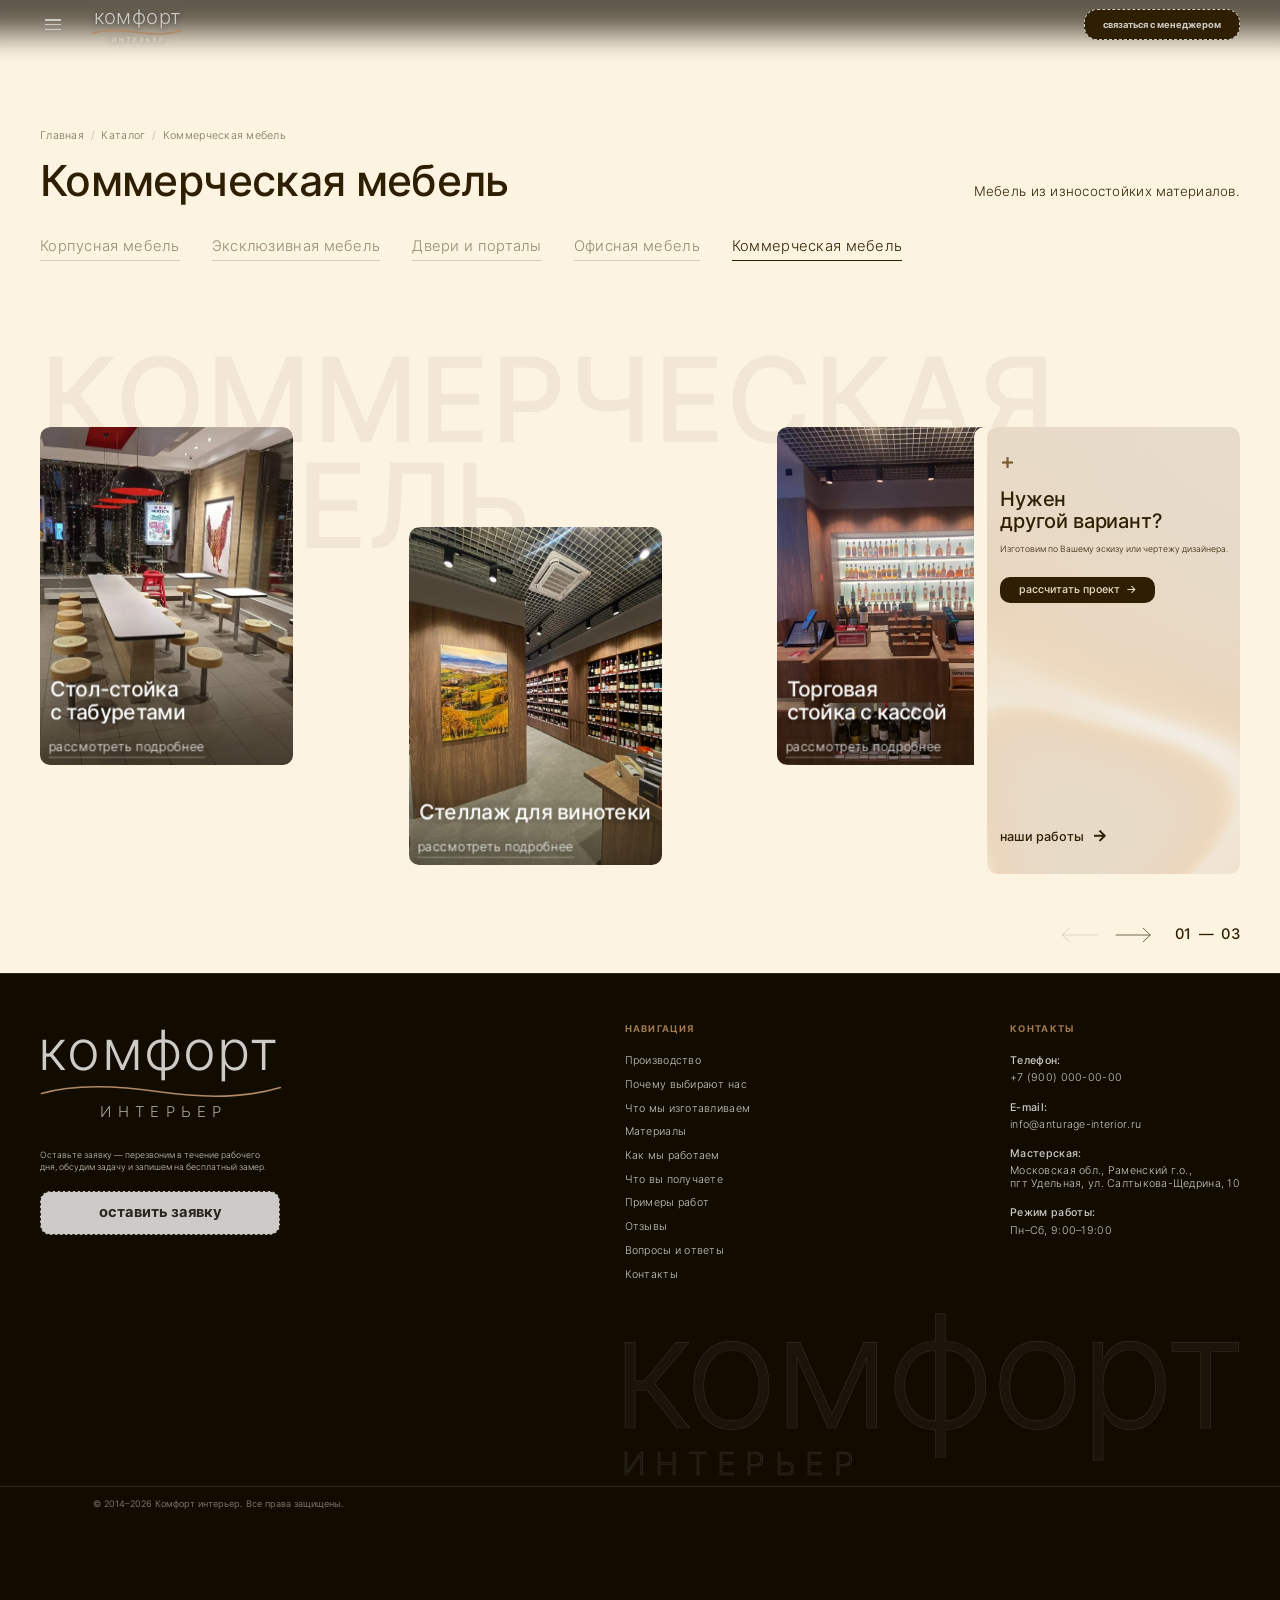
<file: catalog-kommercheskaya.html>
<!DOCTYPE html>
<html lang="ru">
<head>
<meta charset="UTF-8">
<meta name="viewport" content="width=device-width, initial-scale=1.0">
<title>Коммерческая мебель — каталог — Комфорт интерьер</title>
<meta name="description" content="Коммерческая мебель на заказ от «Комфорт интерьер»: столы-стойки с табуретами, торговые и прикассовые стойки, стеллажи для торговых залов — из износостойких материалов.">
<script src="fit.js"></script>
<script>/* a link from «Примеры наших работ» (…#model-…) opens the model window at once: the page behind it stays hidden until it is open */if(/^#model-/.test(location.hash)){document.documentElement.classList.add("is-deeplink");setTimeout(function(){document.documentElement.classList.remove("is-deeplink")},3000)}</script>
<style>html.is-deeplink{background:#FCF3E1}html.is-deeplink body{visibility:hidden}html.is-deeplink .modal-backdrop{visibility:visible}</style>
<link rel="stylesheet" href="fonts.css">
<link rel="stylesheet" href="catalog-base.css?v=20261009zzzzzz">
<link rel="stylesheet" href="catalog.css?v=20261014b">
<link rel="stylesheet" href="headings.css?v=15">
<link rel="stylesheet" href="ctl.css?v=3">
<link rel="stylesheet" href="logo.css?v=4">
<link rel="stylesheet" href="menu.css?v=2">
</head>
<body>

<header>
  <div class="container nav">
    <div class="nav-left">
      <button class="burger" id="burger" aria-label="Меню" aria-expanded="false" aria-controls="navLinks">
        <span></span><span></span><span></span>
      </button>
      <a href="index.html#hero" class="logo" aria-label="Комфорт интерьер">
        <span class="lk-word">комфорт</span><svg class="lk-wave" viewBox="0 0 320 22" preserveAspectRatio="none" aria-hidden="true"><path d="M2 14c40-12 90-12 158-2 70 10 118 6 158-6"/></svg><span class="lk-sub">интерьер</span>
      </a>
    </div>
    <button type="button" class="nav-cta dot-btn" id="headerManagerBtn">
      связаться с&nbsp;менеджером
    </button>
  </div>
  <nav class="nav-links" id="navLinks">
  <div class="nm-group">
    <span class="nm-label">Компания</span>
    <a href="index.html#about">Производство</a>
    <a href="index.html#why-us">Почему выбирают нас</a>
    <a href="index.html#materials">Материалы</a>
    <a href="index.html#process">Как&nbsp;мы&nbsp;работаем</a>
    <a href="index.html#benefits">Что&nbsp;вы получаете</a>
  </div>
  <div class="nm-group">
    <a class="nm-label" href="index.html#services">Каталог</a>
    <a href="catalog-korpusnaya.html">Корпусная&nbsp;мебель</a>
    <a href="catalog-eksklyuzivnaya.html">Эксклюзивная&nbsp;мебель</a>
    <a href="catalog-dveri.html">Двери и&nbsp;порталы</a>
    <a href="catalog-ofisnaya.html">Офисная&nbsp;мебель</a>
    <a href="catalog-kommercheskaya.html">Коммерческая&nbsp;мебель</a>
  </div>
  <div class="nm-group nm-wide">
    <span class="nm-label">Клиентам</span>
    <div class="nm-pair">
      <a href="index.html#portfolio">Примеры работ</a>
      <a href="index.html#reviews">Отзывы</a>
      <a href="index.html#faq">Вопросы и&nbsp;ответы</a>
      <a href="index.html#contact">Контакты</a>
    </div>
  </div>
</nav>
</header>

<main>
<section class="cat-hero">
  <div class="container">
    <nav class="cat-crumbs" aria-label="Навигация">
      <a href="index.html">Главная</a><span aria-hidden="true">/</span>
      <a href="index.html#services">Каталог</a><span aria-hidden="true">/</span>
      <span>Коммерческая мебель</span>
    </nav>
    <div class="cat-head">
      <h1>Коммерческая мебель</h1>
      <p>Мебель из&nbsp;износостойких материалов.</p>
    </div>
    <div class="cat-tabs" aria-label="Разделы каталога">
        <a class="cat-tab dot-btn" href="catalog-korpusnaya.html">Корпусная мебель</a>
        <a class="cat-tab dot-btn" href="catalog-eksklyuzivnaya.html">Эксклюзивная мебель</a>
        <a class="cat-tab dot-btn" href="catalog-dveri.html">Двери и&nbsp;порталы</a>
        <a class="cat-tab dot-btn" href="catalog-ofisnaya.html">Офисная мебель</a>
        <a class="cat-tab dot-btn active" href="catalog-kommercheskaya.html" aria-current="page">Коммерческая мебель</a>
    </div>
  </div>
</section>

<!-- Item cards — Figma node 419:258 (same model-gallery pattern as catalog-korpusnaya.html /
     catalog-eksklyuzivnaya.html / catalog-dveri.html / catalog-ofisnaya.html). Name/description
     are specific to what is on each photo — no invented specs, and no "МДФ" (site's material
     story is solid wood/veneer). -->
<section class="cat-items">
  <div class="container">
    <div class="model-gallery">
      <button type="button" class="model-arrow prev" aria-label="Предыдущая модель" onclick="document.getElementById('modelTrack').scrollBy({left:-541,behavior:'smooth'})">&#8592;</button>
      <div class="model-track" id="modelTrack">
        <article class="model-card">
          <img class="model-photo" src="kommerch-fastfood.jpg" alt="Стол-стойка длинный с табуретами для фудкорта">
          <h3>Стол-стойка с&nbsp;табуретами</h3>
          <button type="button" class="model-btn dot-btn model-details-btn" data-model="bar-stoyka">рассмотреть подробнее<span class="model-arrow-ico">→</span></button>
        </article>

        <article class="model-card">
          <img class="model-photo" src="kommerch-vinoteka.jpg" alt="Стеллаж для торгового зала винотеки" loading="lazy">
          <h3>Стеллаж для&nbsp;винотеки</h3>
          <button type="button" class="model-btn dot-btn model-details-btn" data-model="stellazh-vinoteka">рассмотреть подробнее<span class="model-arrow-ico">→</span></button>
        </article>

        <article class="model-card">
          <img class="model-photo" src="kommerch-bar-kassa.jpg" alt="Торговая стойка с прикассовой зоной" loading="lazy">
          <h3>Торговая стойка с&nbsp;кассой</h3>
          <button type="button" class="model-btn dot-btn model-details-btn" data-model="stoyka-kassa">рассмотреть подробнее<span class="model-arrow-ico">→</span></button>
        </article>

        <article class="model-card cta-card" id="ctaCard">
          <!-- position:sticky on the card itself is unreliable as a containing block for an
               absolutely-positioned child in some engines — the canvas ended up stretching to
               the whole track's scrollWidth. A plain position:relative wrapper fixes that. -->
          <div class="cta-inner">
            <canvas class="cta-glow" id="ctaGlow" aria-hidden="true"></canvas>
            <div class="cta-content">
              <span class="cta-plus" aria-hidden="true">+</span>
              <h3 class="cta-heading" aria-label="Нужен другой вариант?"><span class="cta-line">Нужен</span><span class="cta-line">другой вариант?</span></h3>
              <p class="cta-desc">Изготовим по&nbsp;Вашему эскизу или&nbsp;чертежу дизайнера.</p>
              <button type="button" class="model-btn dot-btn calc-cta">рассчитать проект<span class="model-arrow-ico">→</span></button>
              <a href="index.html#portfolio" class="cta-works">наши работы<span class="model-arrow-ico">→</span></a>
            </div>
          </div>
        </article>

      </div>
      <!-- Pinned at the seam where the photo cards disappear under the sticky CTA card
           (505px card width − 25px half-circle), instead of the gallery's outer edge. -->
      <button type="button" class="model-arrow next" aria-label="Следующая модель" onclick="document.getElementById('modelTrack').scrollBy({left:541,behavior:'smooth'})">&#8594;</button>
    </div>
  </div>
</section>

<!-- "Как заказать" and the "Не нашли нужное?" banner were removed from this page: the last
     gallery card («Нужен другой вариант?») already covers that call to action — same as
     catalog-korpusnaya.html / catalog-eksklyuzivnaya.html. -->
</main>

<footer>
  <div class="container footer-grid">
    <div class="footer-brand">
      <div class="footer-logo2">
        <span class="lk-word">комфорт</span><svg class="lk-wave" viewBox="0 0 320 22" preserveAspectRatio="none" aria-hidden="true"><path d="M2 14c40-12 90-12 158-2 70 10 118 6 158-6"/></svg><span class="lk-sub">интерьер</span>
      </div>
      <p>Оставьте заявку — перезвоним в&nbsp;течение рабочего дня, обсудим задачу и&nbsp;запишем на&nbsp;бесплатный замер.</p>
      <button type="button" id="contactManagerBtn" class="dot-btn footer-cta-btn">
        оставить заявку
      </button>
    </div>

    <div class="footer-col">
      <span class="footer-col-label">Навигация</span>
      <ul class="footer-nav">
      <li><a href="index.html#about">Производство</a></li>
      <li><a href="index.html#why-us">Почему выбирают нас</a></li>
      <li><a href="index.html#services">Что&nbsp;мы изготавливаем</a></li>
      <li><a href="index.html#materials">Материалы</a></li>
      <li><a href="index.html#process">Как&nbsp;мы&nbsp;работаем</a></li>
      <li><a href="index.html#benefits">Что&nbsp;вы получаете</a></li>
      <li><a href="index.html#portfolio">Примеры работ</a></li>
      <li><a href="index.html#reviews">Отзывы</a></li>
      <li><a href="index.html#faq">Вопросы и&nbsp;ответы</a></li>
      <li><a href="index.html#contact">Контакты</a></li>
    </ul>
    </div>

    <div class="footer-col">
      <span class="footer-col-label">Контакты</span>
      <ul class="footer-contacts">
      <li><p class="fc-label">Телефон:</p><p class="fc-value">+7 (900) 000-00-00</p></li>
      <li><p class="fc-label">E-mail:</p><p class="fc-value">info@anturage-interior.ru</p></li>
      <li><p class="fc-label">Мастерская:</p><p class="fc-value">Московская обл., Раменский г.о.,<br>пгт Удельная, ул. Салтыкова-Щедрина, 10</p></li>
      <li><p class="fc-label">Режим работы:</p><p class="fc-value">Пн–Сб, 9:00–19:00</p></li>
    </ul>
    </div>
  </div>

  <div class="container footer-watermark-wrap">
    <div class="footer-watermark" aria-hidden="true">комфорт<span class="footer-watermark-sub">интерьер</span></div>
  </div>
  <div class="container footer-bottom">
    <p>© 2014–2026 Комфорт интерьер. Все права защищены.</p>
  </div>
</footer>

<div class="modal-backdrop" id="managerModal" aria-hidden="true">
  <div class="modal-card" role="dialog" aria-modal="true" aria-labelledby="managerModalTitle">
    <button type="button" class="modal-close" id="managerClose" aria-label="Закрыть">×</button>
    <h3 id="managerModalTitle">Оставьте свой номер, и&nbsp;наши консультанты помогут Вам с&nbsp;выбором!</h3>
    <form id="managerForm" onsubmit="event.preventDefault(); this.reset(); document.getElementById('managerModal').classList.remove('open'); openSuccessModal('Спасибо! Ваша заявка успешно отправлена.', 'Менеджер свяжется с Вами в указанное время или в течение 15 минут в рабочее время.');">
      <input type="text" name="name" placeholder="Ваше имя" required>
      <input type="tel" name="phone" placeholder="Ваш телефон" required>
      <button type="submit" class="btn dot-btn">
        Отправить
      </button>
      <p class="form-note">Нажимая кнопку, Вы даёте согласие на&nbsp;обработку персональных&nbsp;данных</p>
    </form>
  </div>
</div>

<div class="modal-backdrop" id="successModal" aria-hidden="true">
  <div class="modal-card success-card" role="dialog" aria-modal="true" aria-labelledby="successModalTitle">
    <button type="button" class="modal-close" id="successClose" aria-label="Закрыть">×</button>
    <div class="success-icon" aria-hidden="true">✓</div>
    <h3 id="successModalTitle">Отправлено</h3>
    <p id="successModalText" class="success-text"></p>
    <button type="button" class="dot-btn success-ok-btn" id="successOkBtn">Ок</button>
  </div>
</div>

<!-- Model detail modal — same shared component as catalog-korpusnaya.html / catalog-eksklyuzivnaya.html.
     Opened from a "рассмотреть подробнее" button; the photo side is the Cursor Image Gallery. -->
<div class="modal-backdrop" id="modelModal" aria-hidden="true">
  <div class="modal-card model-modal-card" role="dialog" aria-modal="true" aria-labelledby="modelModalTitle">
    <button type="button" class="modal-close" id="modelModalClose" aria-label="Закрыть">×</button>
    <div class="model-modal-photo">
      <div class="mgc" id="modelGallery">
        <div class="mgc-frame"></div>
        <button type="button" class="mgc-nav mgc-prev" aria-label="Предыдущее фото">
          <svg viewBox="0 0 24 24" width="20" height="20" fill="none" stroke="#EAEAEA" stroke-width="2.5" stroke-linecap="round" stroke-linejoin="round"><polyline points="15 6 9 12 15 18"></polyline></svg>
        </button>
        <button type="button" class="mgc-nav mgc-next" aria-label="Следующее фото">
          <svg viewBox="0 0 24 24" width="20" height="20" fill="none" stroke="#EAEAEA" stroke-width="2.5" stroke-linecap="round" stroke-linejoin="round"><polyline points="9 6 15 12 9 18"></polyline></svg>
        </button>
        <div class="mgc-dots"></div>
      </div>
    </div>
    <div class="model-modal-info">
      <div class="model-modal-text">
        <h3 id="modelModalTitle">Стол-стойка с&nbsp;табуретами</h3>
        <ul class="model-modal-specs" id="modelModalSpecs">
          <li>тип: стол-стойка длинный с&nbsp;табуретами</li>
          <li>столешница: компакт-плита</li>
          <li>опоры: массив, металл</li>
          <li>сиденья табуретов: сосна (массив), по&nbsp;проекту</li>
        </ul>
      </div>
      <button type="button" class="model-modal-cta calc-cta" id="modelModalCta">заказать подобную<span class="model-arrow-ico">→</span></button>
    </div>
  </div>
</div>

<script src="typo.js?v=2"></script>
<script src="catalog.js"></script>
<script src="ctl.js?v=1" defer></script>
<script src="pixel.js?v=1" defer></script>
<script src="catalog-gallery.js?v=20261013d" defer></script>
<script src="weight-hover.js?v=20261009zzzzzz"></script>
<script src="footer-underline.js"></script>
<script src="footer-align.js?v=1"></script>
<script src="sub-fit.js?v=2"></script>
<script>
  // Cursor Image Gallery (Originkit), adapted: fixed prev/next arrow buttons at the photo's
  // edges (not a cursor that follows the pointer). Built once, reloaded with a new image set
  // each time a different model's "рассмотреть подробнее" is clicked — one shared modal for
  // all models rather than duplicating the whole markup per model.
  function createCursorGallery(root) {
    const frame = root.querySelector('.mgc-frame');
    const prevBtn = root.querySelector('.mgc-prev');
    const nextBtn = root.querySelector('.mgc-next');
    const dotsEl = root.querySelector('.mgc-dots');
    const DURATION = 600, EASE = 'cubic-bezier(0.42,0,0.58,1)';
    let images = [], index = 0, sliding = false, current = null, dots = [];

    const setLayer = (el, src) => { el.style.backgroundImage = `url("${src}")`; };

    function updateNav() {
      prevBtn.disabled = index <= 0;
      nextBtn.disabled = index >= images.length - 1;
      dotsEl.style.display = images.length > 1 ? '' : 'none';   // nothing to page through on a single photo
    }

    function go(dir) {
      if (sliding || images.length < 2) return;
      const to = index + dir;
      if (to < 0 || to >= images.length) return;
      sliding = true;
      const next = document.createElement('div');
      next.className = 'mgc-layer';
      setLayer(next, images[to]);
      next.style.transition = 'none';
      next.style.transform = `translateX(${dir === 1 ? 100 : -100}%)`;
      frame.appendChild(next);
      void next.offsetWidth;   // force layout so the starting transform is committed before animating
      requestAnimationFrame(() => {
        next.style.transition = `transform ${DURATION}ms ${EASE}`;
        current.style.transition = `transform ${DURATION}ms ${EASE}`;
        next.style.transform = 'translateX(0%)';
        current.style.transform = `translateX(${dir === 1 ? -100 : 100}%)`;
      });
      setTimeout(() => {
        current.remove();
        current = next;
        index = to;
        sliding = false;
        dots.forEach((d, i) => d.classList.toggle('active', i === index));
        updateNav();
      }, DURATION + 40);
    }

    function load(newImages) {
      images = newImages.slice();
      index = 0; sliding = false;
      frame.innerHTML = '';
      current = document.createElement('div');
      current.className = 'mgc-layer';
      setLayer(current, images[0]);
      frame.appendChild(current);
      dotsEl.innerHTML = '';
      images.forEach((_, i) => {
        const dot = document.createElement('span');
        dot.className = 'mgc-dot' + (i === 0 ? ' active' : '');
        dotsEl.appendChild(dot);
      });
      dots = [...dotsEl.children];
      updateNav();
    }

    prevBtn.addEventListener('click', () => go(-1));
    nextBtn.addEventListener('click', () => go(1));
    return { load };
  }
  const modelGallery = createCursorGallery(document.getElementById('modelGallery'));

  // One detail record per model. Specs describe only what's visible in the photo — nothing
  // invented — and avoid "МДФ"/"шпон": the site's material story is solid wood (массив) with
  // named species and an enamel finish (эмаль) where relevant, never MDF or veneer.
  const MODELS = {
    'bar-stoyka': {
      title: 'Стол-стойка с табуретами',
      specs: ['тип: стол-стойка длинный с табуретами', 'столешница: компакт-плита', 'опоры: массив, металл', 'сиденья табуретов: сосна (массив), по проекту'],
      images: ['kommerch-fastfood.jpg', 'kommerch-fastfood-2.jpg', 'kommerch-fastfood-3.jpg', 'kommerch-fastfood-4.jpg']
    },
    'stellazh-vinoteka': {
      title: 'Стеллаж для винотеки',
      specs: ['тип: стеллаж для торгового зала', 'материал: бук (массив), тёмный тон', 'подсветка: встроенная', 'комплектация: по проекту помещения'],
      images: ['kommerch-vinoteka.jpg', 'kommerch-vinoteka-2.jpg']
    },
    'stoyka-kassa': {
      title: 'Торговая стойка с кассой',
      specs: ['тип: торговая стойка', 'материал: массив, тёмный тон', 'комплектация: место кассира и витрина', 'подсветка: встроенная'],
      images: ['kommerch-bar-kassa.jpg']
    }
  };

  // Model detail modal: "рассмотреть подробнее" on any card opens this one shared modal, filled
  // in with that model's data. Its own "заказать подобную" (class calc-cta, wired by catalog.js)
  // opens the manager modal in turn — so this modal just needs to get out of the way for it.
  (function () {
    const modal = document.getElementById('modelModal');
    const closeBtn = document.getElementById('modelModalClose');
    const ctaBtn = document.getElementById('modelModalCta');
    const titleEl = document.getElementById('modelModalTitle');
    const specsEl = document.getElementById('modelModalSpecs');
    if (!modal) return;
    const open = () => { modal.classList.add('open'); modal.setAttribute('aria-hidden', 'false'); };
    const close = () => { modal.classList.remove('open'); modal.setAttribute('aria-hidden', 'true'); };
    document.querySelectorAll('.model-details-btn').forEach(btn => {
      const data = MODELS[btn.dataset.model];
      if (!data) return;
      btn.addEventListener('click', (e) => {
        e.preventDefault();
        titleEl.innerHTML = data.title;
        specsEl.innerHTML = data.specs.map(s => `<li>${s}</li>`).join('');
        modelGallery.load(data.images);
        open();
      });
    });
    if (closeBtn) closeBtn.addEventListener('click', close);
    if (ctaBtn) ctaBtn.addEventListener('click', close);
    modal.addEventListener('click', (e) => { if (e.target === modal) close(); });
    document.addEventListener('keydown', (e) => { if (e.key === 'Escape') close(); });
  })();
</script>
<script>
  // Arrow buttons dim once the row is scrolled all the way to that side (same idea used
  // for the homepage's works/reviews arrows — see the shared .model-arrow:disabled / .works-arrow:disabled rule).
  (function () {
    const track = document.getElementById('modelTrack');
    const prev = document.querySelector('.model-arrow.prev');
    const next = document.querySelector('.model-arrow.next');
    if (!track || !prev || !next) return;
    const EPS = 2;
    const update = () => {
      prev.disabled = track.scrollLeft <= EPS;
      next.disabled = track.scrollLeft >= track.scrollWidth - track.clientWidth - EPS;
    };
    track.addEventListener('scroll', update, { passive: true });
    window.addEventListener('resize', update);
    window.addEventListener('load', update);
    update();
  })();

  // Text Colour Sweep on "Нужен другой вариант?" — same technique as the homepage's
  // company-figures block (index.html), ported here for the single CTA-card heading.
  (function () {
    const el = document.querySelector('.cta-heading');
    if (!el || !el.animate || window.matchMedia('(prefers-reduced-motion: reduce)').matches) return;
    const box = el.closest('.cta-card') || el;
    const track = document.getElementById('modelTrack');
    const WAVE = '#e2a04f';       // brighter amber, derived from the site accent
    const REPEAT_DELAY = 10000;   // pause between cycles, ms
    const DURATION = 600, STAGGER = 40;
    const base = getComputedStyle(el).color;
    // Two fixed lines ("Нужен" / "другой вариант?") — split each independently so the
    // line break survives the rebuild; the combined label already sits on the <h3> itself.
    const lines = [...el.querySelectorAll('.cta-line')];
    const chars = [];
    lines.forEach(lineEl => {
      const text = lineEl.textContent;
      lineEl.textContent = '';
      text.split(' ').forEach((word, wi, arr) => {
        const w = document.createElement('i');
        w.className = 'sw-w';
        w.setAttribute('aria-hidden', 'true');
        for (const ch of word) {
          const c = document.createElement('i');
          c.className = 'sw-c';
          c.textContent = ch;
          w.appendChild(c);
          chars.push(c);
        }
        lineEl.appendChild(w);
        if (wi < arr.length - 1) lineEl.appendChild(document.createTextNode(' '));
      });
    });
    el.classList.add('sweep-ready');
    let busy = false, due = true, inView = false, timer = null, current = [];
    const stop = () => {
      clearTimeout(timer);
      current.forEach(an => an.cancel());
      current = [];
      busy = false; due = true;
      el.classList.remove('sweep-ready'); el.classList.add('sweep-done');
    };
    const run = () => {
      busy = true; due = false;
      el.classList.remove('sweep-done'); el.classList.add('sweep-ready');
      const anims = chars.map((c, i) => c.animate(
        [
          { transform: 'translateY(-0.55em)', opacity: 0, color: WAVE },
          { transform: 'translateY(0)', opacity: 1, color: base }
        ],
        { duration: DURATION, delay: i * STAGGER, easing: 'cubic-bezier(.65,0,.35,1)', fill: 'both' }
      ));
      current = anims;
      Promise.all(anims.map(an => an.finished)).then(() => {
        if (current !== anims) return;   // superseded (card left the screen / restarted)
        el.classList.remove('sweep-ready'); el.classList.add('sweep-done');
        anims.forEach(an => an.cancel());
        current = []; busy = false;
        timer = setTimeout(() => { due = true; check(); }, REPEAT_DELAY);   // repeat every 10 s while on screen
      }).catch(() => {});
    };
    // The card also travels through the horizontally-scrolling gallery, so both axes matter.
    const check = () => {
      const r = box.getBoundingClientRect();
      const vh = window.innerHeight, vw = window.innerWidth;
      const visibleV = inView ? (r.top < vh && r.bottom > 0) : (r.top < vh * 0.85 && r.bottom > 0);
      const visibleH = r.left < vw && r.right > 0;
      const visible = visibleV && visibleH;
      if (visible && !inView) { inView = true; stop(); run(); return; }
      if (!visible && inView) { inView = false; stop(); return; }
      if (visible && due && !busy) run();
    };
    window.addEventListener('scroll', check, { passive: true });
    window.addEventListener('resize', check);
    window.addEventListener('load', check);
    if (track) track.addEventListener('scroll', check, { passive: true });
    check();
  })();

  // Ribbon Glow (Originkit, ported from React/WebGL2 to plain JS) behind the CTA-card content.
  // Brand palette (amber/bronze accents already used across the site) instead of the original
  // orange/pink preset, and a uIntensity uniform (not in the original) added to the finish pass
  // to tone the glow down so it stays a quiet backdrop, not the focal point of the card.
  (function () {
    const canvas = document.getElementById('ctaGlow');
    const root = document.getElementById('ctaCard');
    if (!canvas || !root || window.matchMedia('(prefers-reduced-motion: reduce)').matches) return;
    const gl = canvas.getContext('webgl2', { antialias: false, alpha: false, depth: false, stencil: false });
    if (!gl) return;

    const MAX_DPR = 2;
    const VERT_SRC = `#version 300 es
const vec2 P[3] = vec2[3](vec2(-1.0, -1.0), vec2(3.0, -1.0), vec2(-1.0, 3.0));
void main() { gl_Position = vec4(P[gl_VertexID], 0.0, 1.0); }
`;
    const FIELD_SRC = `#version 300 es
precision highp float;
uniform vec2 uRes;
uniform float uTime;
uniform vec3 uC1;
uniform vec3 uC2;
uniform float uSize;
uniform float uAngle;
uniform vec2 uMouse;
uniform float uOn;
uniform float uReach;
uniform vec2 uVel;
out vec4 o;

const float TAU = 6.28318530718;
const float LAYERS = 84.0;
const float TWIST = 1.250;
const float DRAG = 0.180;
const float GAIN = 0.62;
const vec2 CENTRE = vec2(-0.62, 0.24);
const float TILT = 0.6;
const float ZOOM = 1.05;
const float THETA = 2.13;
const float SHEAR = 0.963;
const float SHRINK = 0.953;
const vec2 WARP_FREQ = vec2(0.42, 2.4);
const vec2 WARP_AMP = vec2(0.13, 0.027);
const vec2 ASPECT = vec2(2.1, 0.17);
const float OFFSET = 0.36;
const float GLOW = 0.0021;
const float SOFT = 0.0019;
const float FALLOFF = 0.37;
const float PHASE = 12.0;
const float CYCLE = 0.16;
const float HUE_TRAVEL = 2.0;

mat2 rot(float a) { float c = cos(a), s = sin(a); return mat2(c, s, -s, c); }

void main() {
  vec2 R = uRes;
  vec2 pos = (gl_FragCoord.xy - 0.5 * R) / R.y;

  vec2 d = pos - uMouse;
  float w = uOn * exp(-dot(d, d) / (uReach * uReach));
  if (w > 1e-4) pos = uMouse + rot(w * TWIST) * d * (1.0 - 0.3 * min(w, 1.0)) - uVel * min(w, 1.0) * DRAG;

  pos = rot(uAngle) * pos / uSize;
  float t = uTime * 0.49 + PHASE;
  float breath = (-sin(uTime * 0.735) + sin(uTime * 0.49 + 1.0)) * 0.25 + 0.5;
  vec2 u = rot(TILT) * ((pos - CENTRE) * (ZOOM - breath * 0.085));
  mat2 fold = mat2(cos(THETA), sin(THETA), -SHEAR, cos(THETA));

  vec3 col = vec3(0.0);
  for (float i = 1.0; i <= LAYERS; i += 1.0) {
    u.x -= sin(u.y * WARP_FREQ.x + t + i * 0.007) * WARP_AMP.x;
    u.y -= sin(u.x * WARP_FREQ.y - t + i * 0.02) * WARP_AMP.y;
    u = fold * u * SHRINK;
    vec2 q = (u - vec2(OFFSET + breath * 0.1, 0.0)) * ASPECT;
    float g = GLOW / (dot(q, q) + SOFT) * (0.25 + breath * 0.4);
    float r = length(u);
    float k = sin(i * CYCLE + t * 1.2 + r * HUE_TRAVEL) * 0.5 + 0.5;
    col += g * mix(uC1, uC2, k) * (0.62 + 0.5 * k) * exp2(-r * FALLOFF);
  }
  vec3 x = max(col * GAIN, 0.0);
  col = (x * (2.51 * x + 0.03)) / (x * (2.43 * x + 0.59) + 0.14);
  col = pow(clamp(col, 0.0, 1.0), vec3(0.85, 0.92, 0.98));
  col *= 1.0 - smoothstep(0.5, 1.6, length(pos)) * 0.07;
  o = vec4(col, 1.0);
}
`;
    const FINISH_SRC = `#version 300 es
precision highp float;
uniform sampler2D uField;
uniform vec2 uRes;
uniform float uTime;
uniform vec3 uBg;
uniform float uPaper;
uniform float uIntensity;
out vec4 o;

float ign(vec2 p, float f) { p += 5.588238 * mod(f, 64.0); return fract(52.9829189 * fract(0.06711056 * p.x + 0.00583715 * p.y)); }

void main() {
  vec2 frag = gl_FragCoord.xy;
  vec3 L = max(texture(uField, frag / uRes).rgb, 0.0) * uIntensity;

  vec3 dark = uBg + L * (1.0 - uBg);
  float strength = clamp(max(L.r, max(L.g, L.b)), 0.0, 1.0);
  vec3 paper = uBg * (1.0 - strength) + L * 0.96;
  vec3 col = mix(dark, paper, uPaper);
  col += (ign(frag, floor(uTime * 24.0)) - 0.5) / 255.0;
  o = vec4(clamp(col, 0.0, 1.0), 1.0);
}
`;

    function parseColor(hex) {
      let h = hex.replace('#', '');
      if (h.length === 3) h = h[0] + h[0] + h[1] + h[1] + h[2] + h[2];
      return [parseInt(h.slice(0, 2), 16) / 255, parseInt(h.slice(2, 4), 16) / 255, parseInt(h.slice(4, 6), 16) / 255];
    }
    function clampN(v, lo, hi) { return v < lo ? lo : v > hi ? hi : v; }

    function link(frag, label) {
      const shader = (type, src) => {
        const sh = gl.createShader(type);
        gl.shaderSource(sh, src);
        gl.compileShader(sh);
        if (!gl.getShaderParameter(sh, gl.COMPILE_STATUS)) { console.error('RibbonGlow ' + label + ' shader:', gl.getShaderInfoLog(sh)); gl.deleteShader(sh); return null; }
        return sh;
      };
      const vs = shader(gl.VERTEX_SHADER, VERT_SRC);
      const fs = shader(gl.FRAGMENT_SHADER, frag);
      if (!vs || !fs) return null;
      const prog = gl.createProgram();
      gl.attachShader(prog, vs); gl.attachShader(prog, fs); gl.linkProgram(prog);
      gl.deleteShader(vs); gl.deleteShader(fs);
      if (!gl.getProgramParameter(prog, gl.LINK_STATUS)) { console.error('RibbonGlow ' + label + ' link:', gl.getProgramInfoLog(prog)); gl.deleteProgram(prog); return null; }
      return prog;
    }
    function locations(prog, names) { const out = {}; names.forEach(n => out[n] = gl.getUniformLocation(prog, n)); return out; }

    function fieldTarget() {
      const fbo = gl.createFramebuffer();
      let tex = null, w = 0, h = 0, half = !!gl.getExtension('EXT_color_buffer_float');
      return {
        fbo, texture: () => tex, width: () => w, height: () => h,
        resize(nw, nh) {
          if (nw === w && nh === h && tex) return;
          for (let attempt = 0; attempt < 2; attempt++) {
            if (tex) gl.deleteTexture(tex);
            tex = gl.createTexture();
            gl.bindTexture(gl.TEXTURE_2D, tex);
            gl.texParameteri(gl.TEXTURE_2D, gl.TEXTURE_MIN_FILTER, gl.LINEAR);
            gl.texParameteri(gl.TEXTURE_2D, gl.TEXTURE_MAG_FILTER, gl.LINEAR);
            gl.texParameteri(gl.TEXTURE_2D, gl.TEXTURE_WRAP_S, gl.CLAMP_TO_EDGE);
            gl.texParameteri(gl.TEXTURE_2D, gl.TEXTURE_WRAP_T, gl.CLAMP_TO_EDGE);
            gl.texImage2D(gl.TEXTURE_2D, 0, half ? gl.RGBA16F : gl.RGBA8, nw, nh, 0, gl.RGBA, half ? gl.HALF_FLOAT : gl.UNSIGNED_BYTE, null);
            gl.bindFramebuffer(gl.FRAMEBUFFER, fbo);
            gl.framebufferTexture2D(gl.FRAMEBUFFER, gl.COLOR_ATTACHMENT0, gl.TEXTURE_2D, tex, 0);
            const ok = gl.checkFramebufferStatus(gl.FRAMEBUFFER) === gl.FRAMEBUFFER_COMPLETE;
            gl.bindFramebuffer(gl.FRAMEBUFFER, null);
            if (ok || !half) break;
            half = false;
          }
          w = nw; h = nh;
        },
        dispose() { if (tex) gl.deleteTexture(tex); gl.deleteFramebuffer(fbo); }
      };
    }

    function trackPointer() {
      const p = { tx: 0, ty: 0, inside: false };
      const read = (e) => {
        const r = root.getBoundingClientRect();
        const sx = root.offsetWidth / (r.width || 1), sy = root.offsetHeight / (r.height || 1);
        p.tx = (e.clientX - r.left) * sx; p.ty = (e.clientY - r.top) * sy;
        p.inside = e.clientX >= r.left && e.clientX <= r.right && e.clientY >= r.top && e.clientY <= r.bottom;
      };
      const out = (e) => { if (!e.relatedTarget) p.inside = false; };
      window.addEventListener('pointermove', read, { passive: true });
      window.addEventListener('pointerdown', read, { passive: true });
      document.addEventListener('pointerout', out);
      return p;
    }

    const field = link(FIELD_SRC, 'field');
    const finish = link(FINISH_SRC, 'finish');
    if (!field || !finish) return;
    const uf = locations(field, ['uRes', 'uTime', 'uC1', 'uC2', 'uSize', 'uAngle', 'uMouse', 'uOn', 'uReach', 'uVel']);
    const un = locations(finish, ['uField', 'uRes', 'uTime', 'uBg', 'uPaper', 'uIntensity']);
    const vao = gl.createVertexArray();
    gl.bindVertexArray(vao);
    const target = fieldTarget();
    const ptr = trackPointer();

    // Brand palette (see catalog.css / index.html accents) and a subdued intensity.
    // Less ginger/orange, more chocolate: darker, muted toffee-and-cacao tones.
    const BG = parseColor('#E7DCCB');      // card background — light coffee-with-milk plate
    const C1 = parseColor('#BDB19C');      // light-coffee ribbon
    const C2 = parseColor('#52483A');      // dark-cacao ribbon
    // The mix() between these two across the layered noise naturally passes through every
    // shade in between — including a milk-chocolate midtone — without needing a 3rd colour.
    const SPEED = 8 / 50, SIZE = 60 / 100, ANGLE = (-105 * Math.PI) / 180, HOVER = 25 / 100, REACH = 220;
    const INTENSITY = 0.85;   // dark ribbons on the light "paper" plate

    let mx = 0, my = 0, vx = 0, vy = 0, on = 0, last = -1, clock = 0;

    function render(now) {
      requestAnimationFrame(render);
      const dt = last < 0 ? 0 : clampN((now - last) / 1000, 0, 0.05);
      last = now;
      clock = (clock + dt * SPEED) % 3600;

      const dpr = Math.min(window.devicePixelRatio || 1, MAX_DPR);
      const cw = canvas.clientWidth || 1, ch = canvas.clientHeight || 1;
      const bw = Math.max(1, Math.round(cw * dpr)), bh = Math.max(1, Math.round(ch * dpr));
      if (canvas.width !== bw || canvas.height !== bh) { canvas.width = bw; canvas.height = bh; }
      target.resize(Math.max(1, Math.round(bw / 2)), Math.max(1, Math.round(bh / 2)));

      const present = ptr.inside ? 1 : 0;
      if (present && on < 0.02) { mx = ptr.tx; my = ptr.ty; }
      on += (present - on) * (1 - Math.exp(-dt * 5));
      const k = 1 - Math.exp(-dt * 16);
      const nx = mx + (ptr.tx - mx) * k, ny = my + (ptr.ty - my) * k;
      if (dt > 0) {
        const kv = 1 - Math.exp(-dt * 8);
        vx += ((nx - mx) / dt - vx) * kv; vy += ((ny - my) / dt - vy) * kv;
      }
      mx = nx; my = ny;
      const vLen = Math.hypot(vx, vy) / ch, vCap = vLen > 3 ? 3 / vLen : 1;

      gl.bindFramebuffer(gl.FRAMEBUFFER, target.fbo);
      gl.viewport(0, 0, target.width(), target.height());
      gl.useProgram(field);
      gl.uniform2f(uf.uRes, target.width(), target.height());
      gl.uniform1f(uf.uTime, clock);
      gl.uniform3f(uf.uC1, C1[0], C1[1], C1[2]);
      gl.uniform3f(uf.uC2, C2[0], C2[1], C2[2]);
      gl.uniform1f(uf.uSize, SIZE);
      gl.uniform1f(uf.uAngle, ANGLE);
      gl.uniform2f(uf.uMouse, (mx - cw / 2) / ch, (ch / 2 - my) / ch);
      gl.uniform1f(uf.uOn, on * HOVER);
      gl.uniform1f(uf.uReach, REACH / ch);
      gl.uniform2f(uf.uVel, (vx / ch) * vCap, (-vy / ch) * vCap);
      gl.drawArrays(gl.TRIANGLES, 0, 3);

      gl.bindFramebuffer(gl.FRAMEBUFFER, null);
      gl.viewport(0, 0, bw, bh);
      gl.useProgram(finish);
      gl.activeTexture(gl.TEXTURE0);
      gl.bindTexture(gl.TEXTURE_2D, target.texture());
      gl.uniform1i(un.uField, 0);
      gl.uniform2f(un.uRes, bw, bh);
      gl.uniform1f(un.uTime, clock);
      gl.uniform3f(un.uBg, BG[0], BG[1], BG[2]);
      gl.uniform1f(un.uPaper, 1);
      gl.uniform1f(un.uIntensity, INTENSITY);
      gl.drawArrays(gl.TRIANGLES, 0, 3);
    }
    requestAnimationFrame(render);
  })();
</script>
</body>
</html>
</file>
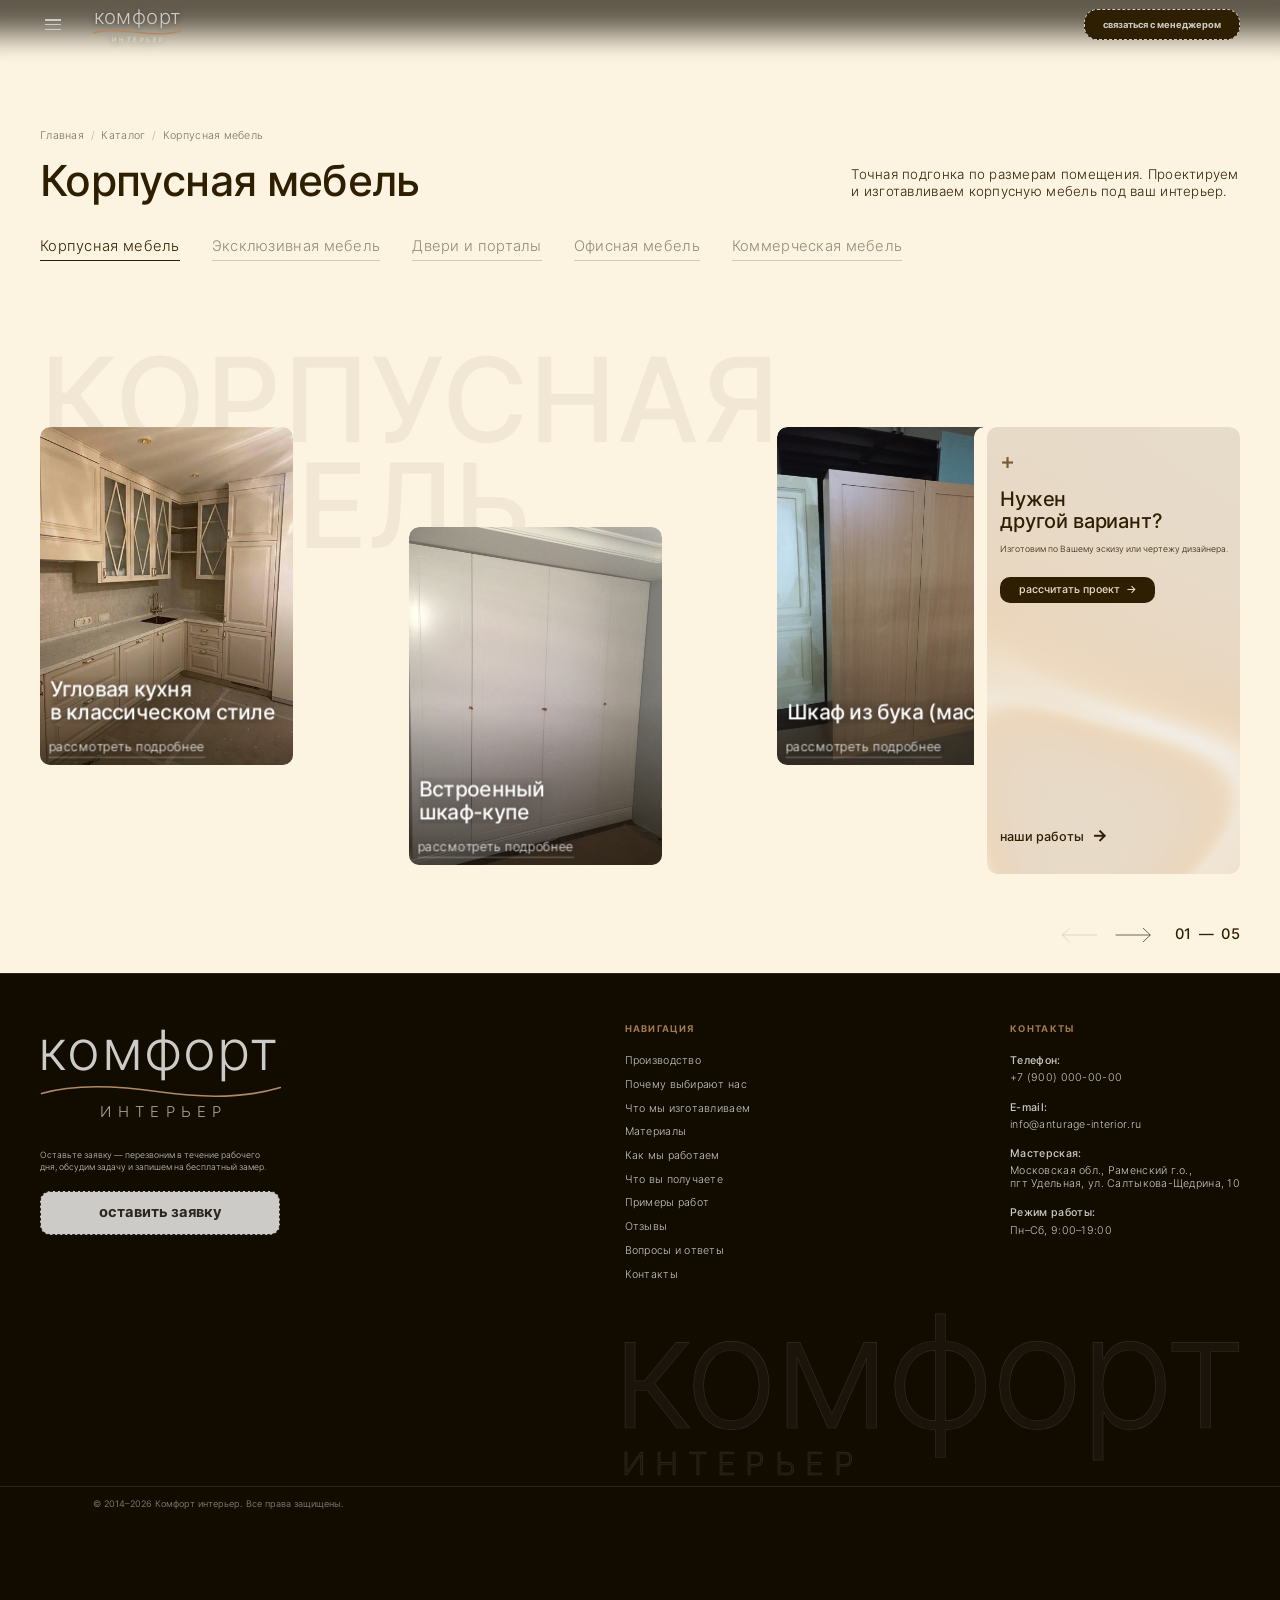
<file: catalog-korpusnaya.html>
<!DOCTYPE html>
<html lang="ru">
<head>
<meta charset="UTF-8">
<meta name="viewport" content="width=device-width, initial-scale=1.0">
<title>Корпусная мебель — каталог — Комфорт интерьер</title>
<meta name="description" content="Корпусная мебель на заказ от «Комфорт интерьер»: кухни, шкафы-купе, гардеробные, прихожие, стеллажи, комоды / тумбы, тв-зоны.">
<script src="fit.js"></script>
<script>/* a link from «Примеры наших работ» (…#model-…) opens the model window at once: the page behind it stays hidden until it is open */if(/^#model-/.test(location.hash)){document.documentElement.classList.add("is-deeplink");setTimeout(function(){document.documentElement.classList.remove("is-deeplink")},3000)}</script>
<style>html.is-deeplink{background:#FCF3E1}html.is-deeplink body{visibility:hidden}html.is-deeplink .modal-backdrop{visibility:visible}</style>
<link rel="stylesheet" href="fonts.css">
<link rel="stylesheet" href="catalog-base.css?v=20261009zzzzzz">
<link rel="stylesheet" href="catalog.css?v=20261014b">
<link rel="stylesheet" href="headings.css?v=15">
<link rel="stylesheet" href="ctl.css?v=3">
<link rel="stylesheet" href="logo.css?v=4">
<link rel="stylesheet" href="menu.css?v=2">
</head>
<body>

<header>
  <div class="container nav">
    <div class="nav-left">
      <button class="burger" id="burger" aria-label="Меню" aria-expanded="false" aria-controls="navLinks">
        <span></span><span></span><span></span>
      </button>
      <a href="index.html#hero" class="logo" aria-label="Комфорт интерьер">
        <span class="lk-word">комфорт</span><svg class="lk-wave" viewBox="0 0 320 22" preserveAspectRatio="none" aria-hidden="true"><path d="M2 14c40-12 90-12 158-2 70 10 118 6 158-6"/></svg><span class="lk-sub">интерьер</span>
      </a>
    </div>
    <button type="button" class="nav-cta dot-btn" id="headerManagerBtn">
      связаться с&nbsp;менеджером
    </button>
  </div>
  <nav class="nav-links" id="navLinks">
  <div class="nm-group">
    <span class="nm-label">Компания</span>
    <a href="index.html#about">Производство</a>
    <a href="index.html#why-us">Почему выбирают нас</a>
    <a href="index.html#materials">Материалы</a>
    <a href="index.html#process">Как&nbsp;мы&nbsp;работаем</a>
    <a href="index.html#benefits">Что&nbsp;вы получаете</a>
  </div>
  <div class="nm-group">
    <a class="nm-label" href="index.html#services">Каталог</a>
    <a href="catalog-korpusnaya.html">Корпусная&nbsp;мебель</a>
    <a href="catalog-eksklyuzivnaya.html">Эксклюзивная&nbsp;мебель</a>
    <a href="catalog-dveri.html">Двери и&nbsp;порталы</a>
    <a href="catalog-ofisnaya.html">Офисная&nbsp;мебель</a>
    <a href="catalog-kommercheskaya.html">Коммерческая&nbsp;мебель</a>
  </div>
  <div class="nm-group nm-wide">
    <span class="nm-label">Клиентам</span>
    <div class="nm-pair">
      <a href="index.html#portfolio">Примеры работ</a>
      <a href="index.html#reviews">Отзывы</a>
      <a href="index.html#faq">Вопросы и&nbsp;ответы</a>
      <a href="index.html#contact">Контакты</a>
    </div>
  </div>
</nav>
</header>

<main>
<section class="cat-hero">
  <div class="container">
    <nav class="cat-crumbs" aria-label="Навигация">
      <a href="index.html">Главная</a><span aria-hidden="true">/</span>
      <a href="index.html#services">Каталог</a><span aria-hidden="true">/</span>
      <span>Корпусная мебель</span>
    </nav>
    <div class="cat-head">
      <h1>Корпусная мебель</h1>
      <p>Точная подгонка по размерам помещения. Проектируем и изготавливаем корпусную мебель под ваш интерьер.</p>
    </div>
    <div class="cat-tabs" aria-label="Разделы каталога">
        <a class="cat-tab dot-btn active" href="catalog-korpusnaya.html" aria-current="page">Корпусная мебель</a>
        <a class="cat-tab dot-btn" href="catalog-eksklyuzivnaya.html">Эксклюзивная мебель</a>
        <a class="cat-tab dot-btn" href="catalog-dveri.html">Двери и порталы</a>
        <a class="cat-tab dot-btn" href="catalog-ofisnaya.html">Офисная мебель</a>
        <a class="cat-tab dot-btn" href="catalog-kommercheskaya.html">Коммерческая мебель</a>
    </div>
  </div>
</section>

<!-- Item cards — Figma node 419:34 (5 real photos from the file). Name/description are specific to what is on each photo. -->
<section class="cat-items">
  <div class="container">
    <div class="model-gallery">
      <button type="button" class="model-arrow prev" aria-label="Предыдущая модель" onclick="document.getElementById('modelTrack').scrollBy({left:-541,behavior:'smooth'})">&#8592;</button>
      <div class="model-track" id="modelTrack">
        <article class="model-card">
          <img class="model-photo" src="cat-korpus.jpg" alt="Угловая кухня цвета слоновой кости">
          <h3>Угловая кухня в&nbsp;классическом стиле</h3>
          <button type="button" class="model-btn dot-btn model-details-btn" data-model="kitchen">рассмотреть подробнее<span class="model-arrow-ico">→</span></button>
        </article>

        <article class="model-card">
          <img class="model-photo" src="korpus-shkaf-belyy.jpg" alt="Встроенный шкаф-купе от пола до потолка" loading="lazy">
          <h3>Встроенный шкаф-купе</h3>
          <button type="button" class="model-btn dot-btn model-details-btn" data-model="wardrobe-white">рассмотреть подробнее<span class="model-arrow-ico">→</span></button>
        </article>

        <article class="model-card">
          <img class="model-photo" src="korpus-shkaf-derevo.jpg" alt="Отдельностоящий шкаф из массива бука" loading="lazy">
          <h3>Шкаф из&nbsp;бука (массив)</h3>
          <button type="button" class="model-btn dot-btn model-details-btn" data-model="wardrobe-oak">рассмотреть подробнее<span class="model-arrow-ico">→</span></button>
        </article>

        <article class="model-card">
          <img class="model-photo" src="korpus-vannaya-tumba.jpg" alt="Тумба под раковину с зеркалом в ванной" loading="lazy">
          <h3>Комплект в&nbsp;ванную комнату</h3>
          <button type="button" class="model-btn dot-btn model-details-btn" data-model="vanity">рассмотреть подробнее<span class="model-arrow-ico">→</span></button>
        </article>

        <article class="model-card">
          <img class="model-photo" src="korpus-detskaya.jpg" alt="Двухъярусная кровать со встроенным шкафом в детской" loading="lazy">
          <h3>Двухъярусная кровать со&nbsp;шкафом</h3>
          <button type="button" class="model-btn dot-btn model-details-btn" data-model="bunkbed">рассмотреть подробнее<span class="model-arrow-ico">→</span></button>
        </article>

        <article class="model-card cta-card" id="ctaCard">
          <!-- position:sticky on the card itself is unreliable as a containing block for an
               absolutely-positioned child in some engines — the canvas ended up stretching to
               the whole track's scrollWidth. A plain position:relative wrapper fixes that. -->
          <div class="cta-inner">
            <canvas class="cta-glow" id="ctaGlow" aria-hidden="true"></canvas>
            <div class="cta-content">
              <span class="cta-plus" aria-hidden="true">+</span>
              <h3 class="cta-heading" aria-label="Нужен другой вариант?"><span class="cta-line">Нужен</span><span class="cta-line">другой вариант?</span></h3>
              <p class="cta-desc">Изготовим по&nbsp;Вашему эскизу или&nbsp;чертежу дизайнера.</p>
              <button type="button" class="model-btn dot-btn calc-cta">рассчитать проект<span class="model-arrow-ico">→</span></button>
              <a href="index.html#portfolio" class="cta-works">наши работы<span class="model-arrow-ico">→</span></a>
            </div>
          </div>
        </article>

      </div>
      <!-- Pinned at the seam where the photo cards disappear under the sticky CTA card
           (505px card width − 25px half-circle), instead of the gallery's outer edge. -->
      <button type="button" class="model-arrow next" aria-label="Следующая модель" onclick="document.getElementById('modelTrack').scrollBy({left:541,behavior:'smooth'})">&#8594;</button>
    </div>
  </div>
</section>

<!-- "Как заказать" and the "Не нашли нужное?" banner were removed from this page: the 6th
     gallery card («Нужен другой вариант?») already covers that call to action. -->
</main>

<footer>
  <div class="container footer-grid">
    <div class="footer-brand">
      <div class="footer-logo2">
        <span class="lk-word">комфорт</span><svg class="lk-wave" viewBox="0 0 320 22" preserveAspectRatio="none" aria-hidden="true"><path d="M2 14c40-12 90-12 158-2 70 10 118 6 158-6"/></svg><span class="lk-sub">интерьер</span>
      </div>
      <p>Оставьте заявку — перезвоним в&nbsp;течение рабочего дня, обсудим задачу и&nbsp;запишем на&nbsp;бесплатный замер.</p>
      <button type="button" id="contactManagerBtn" class="dot-btn footer-cta-btn">
        оставить заявку
      </button>
    </div>

    <div class="footer-col">
      <span class="footer-col-label">Навигация</span>
      <ul class="footer-nav">
      <li><a href="index.html#about">Производство</a></li>
      <li><a href="index.html#why-us">Почему выбирают нас</a></li>
      <li><a href="index.html#services">Что&nbsp;мы изготавливаем</a></li>
      <li><a href="index.html#materials">Материалы</a></li>
      <li><a href="index.html#process">Как&nbsp;мы&nbsp;работаем</a></li>
      <li><a href="index.html#benefits">Что&nbsp;вы получаете</a></li>
      <li><a href="index.html#portfolio">Примеры работ</a></li>
      <li><a href="index.html#reviews">Отзывы</a></li>
      <li><a href="index.html#faq">Вопросы и&nbsp;ответы</a></li>
      <li><a href="index.html#contact">Контакты</a></li>
    </ul>
    </div>

    <div class="footer-col">
      <span class="footer-col-label">Контакты</span>
      <ul class="footer-contacts">
      <li><p class="fc-label">Телефон:</p><p class="fc-value">+7 (900) 000-00-00</p></li>
      <li><p class="fc-label">E-mail:</p><p class="fc-value">info@anturage-interior.ru</p></li>
      <li><p class="fc-label">Мастерская:</p><p class="fc-value">Московская обл., Раменский г.о.,<br>пгт Удельная, ул. Салтыкова-Щедрина, 10</p></li>
      <li><p class="fc-label">Режим работы:</p><p class="fc-value">Пн–Сб, 9:00–19:00</p></li>
    </ul>
    </div>
  </div>

  <div class="container footer-watermark-wrap">
    <div class="footer-watermark" aria-hidden="true">комфорт<span class="footer-watermark-sub">интерьер</span></div>
  </div>
  <div class="container footer-bottom">
    <p>© 2014–2026 Комфорт интерьер. Все права защищены.</p>
  </div>
</footer>

<div class="modal-backdrop" id="managerModal" aria-hidden="true">
  <div class="modal-card" role="dialog" aria-modal="true" aria-labelledby="managerModalTitle">
    <button type="button" class="modal-close" id="managerClose" aria-label="Закрыть">×</button>
    <h3 id="managerModalTitle">Оставьте свой номер, и&nbsp;наши консультанты помогут Вам с&nbsp;выбором!</h3>
    <form id="managerForm" onsubmit="event.preventDefault(); this.reset(); document.getElementById('managerModal').classList.remove('open'); openSuccessModal('Спасибо! Ваша заявка успешно отправлена.', 'Менеджер свяжется с Вами в указанное время или в течение 15 минут в рабочее время.');">
      <input type="text" name="name" placeholder="Ваше имя" required>
      <input type="tel" name="phone" placeholder="Ваш телефон" required>
      <button type="submit" class="btn dot-btn">
        Отправить
      </button>
      <p class="form-note">Нажимая кнопку, Вы даёте согласие на&nbsp;обработку персональных&nbsp;данных</p>
    </form>
  </div>
</div>

<div class="modal-backdrop" id="successModal" aria-hidden="true">
  <div class="modal-card success-card" role="dialog" aria-modal="true" aria-labelledby="successModalTitle">
    <button type="button" class="modal-close" id="successClose" aria-label="Закрыть">×</button>
    <div class="success-icon" aria-hidden="true">✓</div>
    <h3 id="successModalTitle">Отправлено</h3>
    <p id="successModalText" class="success-text"></p>
    <button type="button" class="dot-btn success-ok-btn" id="successOkBtn">Ок</button>
  </div>
</div>

<!-- Model detail modal — Figma node 505:344. Opened from a "рассмотреть подробнее" button;
     the photo side is a hover-cursor image gallery (Originkit "Cursor Image Gallery", ported
     to plain JS below) instead of one static photo. -->
<div class="modal-backdrop" id="modelModal" aria-hidden="true">
  <div class="modal-card model-modal-card" role="dialog" aria-modal="true" aria-labelledby="modelModalTitle">
    <button type="button" class="modal-close" id="modelModalClose" aria-label="Закрыть">×</button>
    <div class="model-modal-photo">
      <div class="mgc" id="modelGallery">
        <div class="mgc-frame"></div>
        <button type="button" class="mgc-nav mgc-prev" aria-label="Предыдущее фото">
          <svg viewBox="0 0 24 24" width="20" height="20" fill="none" stroke="#EAEAEA" stroke-width="2.5" stroke-linecap="round" stroke-linejoin="round"><polyline points="15 6 9 12 15 18"></polyline></svg>
        </button>
        <button type="button" class="mgc-nav mgc-next" aria-label="Следующее фото">
          <svg viewBox="0 0 24 24" width="20" height="20" fill="none" stroke="#EAEAEA" stroke-width="2.5" stroke-linecap="round" stroke-linejoin="round"><polyline points="9 6 15 12 9 18"></polyline></svg>
        </button>
        <div class="mgc-dots"></div>
      </div>
    </div>
    <div class="model-modal-info">
      <div class="model-modal-text">
        <h3 id="modelModalTitle">Угловая кухня в&nbsp;классическом стиле</h3>
        <ul class="model-modal-specs" id="modelModalSpecs">
          <li>площадь: 18 м²</li>
          <li>модель: угловая</li>
          <li>стиль: классика</li>
          <li>столешница: компакт</li>
          <li>фасады: бук (массив)</li>
        </ul>
      </div>
      <button type="button" class="model-modal-cta calc-cta" id="modelModalCta">заказать подобную<span class="model-arrow-ico">→</span></button>
    </div>
  </div>
</div>

<script src="typo.js?v=2"></script>
<script src="catalog.js"></script>
<script src="ctl.js?v=1" defer></script>
<script src="pixel.js?v=1" defer></script>
<script src="catalog-gallery.js?v=20261013d" defer></script>
<script src="weight-hover.js?v=20261009zzzzzz"></script>
<script src="footer-underline.js"></script>
<script src="footer-align.js?v=1"></script>
<script src="sub-fit.js?v=2"></script>
<script>
  // Cursor Image Gallery (Originkit), adapted: fixed prev/next arrow buttons at the photo's
  // edges (not a cursor that follows the pointer). Built once, reloaded with a new image set
  // each time a different model's "рассмотреть подробнее" is clicked — one shared modal for
  // all 5 models rather than duplicating the whole markup per model.
  function createCursorGallery(root) {
    const frame = root.querySelector('.mgc-frame');
    const prevBtn = root.querySelector('.mgc-prev');
    const nextBtn = root.querySelector('.mgc-next');
    const dotsEl = root.querySelector('.mgc-dots');
    const DURATION = 600, EASE = 'cubic-bezier(0.42,0,0.58,1)';
    let images = [], index = 0, sliding = false, current = null, dots = [];

    const setLayer = (el, src) => { el.style.backgroundImage = `url("${src}")`; };

    function updateNav() {
      prevBtn.disabled = index <= 0;
      nextBtn.disabled = index >= images.length - 1;
      dotsEl.style.display = images.length > 1 ? '' : 'none';   // nothing to page through on a single photo
    }

    function go(dir) {
      if (sliding || images.length < 2) return;
      const to = index + dir;
      if (to < 0 || to >= images.length) return;
      sliding = true;
      const next = document.createElement('div');
      next.className = 'mgc-layer';
      setLayer(next, images[to]);
      next.style.transition = 'none';
      next.style.transform = `translateX(${dir === 1 ? 100 : -100}%)`;
      frame.appendChild(next);
      void next.offsetWidth;   // force layout so the starting transform is committed before animating
      requestAnimationFrame(() => {
        next.style.transition = `transform ${DURATION}ms ${EASE}`;
        current.style.transition = `transform ${DURATION}ms ${EASE}`;
        next.style.transform = 'translateX(0%)';
        current.style.transform = `translateX(${dir === 1 ? -100 : 100}%)`;
      });
      setTimeout(() => {
        current.remove();
        current = next;
        index = to;
        sliding = false;
        dots.forEach((d, i) => d.classList.toggle('active', i === index));
        updateNav();
      }, DURATION + 40);
    }

    function load(newImages) {
      images = newImages.slice();
      index = 0; sliding = false;
      frame.innerHTML = '';
      current = document.createElement('div');
      current.className = 'mgc-layer';
      setLayer(current, images[0]);
      frame.appendChild(current);
      dotsEl.innerHTML = '';
      images.forEach((_, i) => {
        const dot = document.createElement('span');
        dot.className = 'mgc-dot' + (i === 0 ? ' active' : '');
        dotsEl.appendChild(dot);
      });
      dots = [...dotsEl.children];
      updateNav();
    }

    prevBtn.addEventListener('click', () => go(-1));
    nextBtn.addEventListener('click', () => go(1));
    return { load };
  }
  const modelGallery = createCursorGallery(document.getElementById('modelGallery'));

  // One detail record per model. Only the kitchen has extra photos so far — the rest show the
  // single photo already on its card (the gallery arrows/dots hide themselves automatically
  // when there's only one image). Specs are drawn only from facts already stated in each card's
  // own text — nothing new invented — and avoid "МДФ"/"шпон": the site's material story is
  // solid wood (массив) with named species and an enamel finish (эмаль) where relevant, never MDF
  // or veneer.
  const MODELS = {
    kitchen: {
      title: 'Угловая кухня в классическом стиле',
      specs: ['площадь: 18 м²', 'модель: угловая', 'стиль: классика', 'столешница: компакт', 'фасады: бук (массив)'],
      images: ['cat-korpus.jpg', 'korpus-kitchen-2.webp', 'korpus-kitchen-3.webp']
    },
    'wardrobe-white': {
      title: 'Встроенный шкаф-купе',
      specs: ['тип: встроенный', 'высота: до потолка', 'дверей: 4 шт.', 'цвет: белый', 'фасады: бук (массив), эмаль'],
      images: ['korpus-shkaf-belyy.jpg']
    },
    'wardrobe-oak': {
      title: 'Шкаф из бука (массив)',

      specs: ['тип: отдельностоящий', 'количество дверей: 2 шт.', 'фасады: бук (массив)', 'фурнитура: регулируемые опоры'],
      images: ['korpus-shkaf-derevo.jpg', 'korpus-shkaf-oak-open.jpg', 'korpus-shkaf-oak-2.jpg']
    },
    vanity: {
      title: 'Комплект в ванную комнату',


      specs: ['модель: комплект в ванную комнату', 'секции: распашные и выдвижные', 'столешница: чёрный камень', 'фасады: ясень (массив), эмаль'],
      images: ['korpus-vannaya-tumba.jpg']
    },
    bunkbed: {
      title: 'Двухъярусная кровать со шкафом',
      specs: ['комплект:', '— кровать двухъярусная', '— встроенный шкаф-купе', 'лестница: в комплекте', 'изголовье: мягкое с поролоном', 'фасады: дуб (массив) + гобелен'],
      images: ['korpus-detskaya.jpg']
    }
  };

  // Model detail modal: "рассмотреть подробнее" on any card opens this one shared modal, filled
  // in with that model's data. Its own "заказать подобную" (class calc-cta, wired by catalog.js)
  // opens the manager modal in turn — so this modal just needs to get out of the way for it.
  (function () {
    const modal = document.getElementById('modelModal');
    const closeBtn = document.getElementById('modelModalClose');
    const ctaBtn = document.getElementById('modelModalCta');
    const titleEl = document.getElementById('modelModalTitle');
    const specsEl = document.getElementById('modelModalSpecs');
    if (!modal) return;
    const open = () => { modal.classList.add('open'); modal.setAttribute('aria-hidden', 'false'); };
    const close = () => { modal.classList.remove('open'); modal.setAttribute('aria-hidden', 'true'); };
    document.querySelectorAll('.model-details-btn').forEach(btn => {
      const data = MODELS[btn.dataset.model];
      if (!data) return;
      btn.addEventListener('click', (e) => {
        e.preventDefault();
        titleEl.innerHTML = data.title;
        specsEl.innerHTML = data.specs.map(s => `<li>${s}</li>`).join('');
        modelGallery.load(data.images);
        open();
      });
    });
    if (closeBtn) closeBtn.addEventListener('click', close);
    if (ctaBtn) ctaBtn.addEventListener('click', close);
    modal.addEventListener('click', (e) => { if (e.target === modal) close(); });
    document.addEventListener('keydown', (e) => { if (e.key === 'Escape') close(); });
  })();
</script>
<script>
  // Arrow buttons dim once the row is scrolled all the way to that side (same idea used
  // for the homepage's works/reviews arrows — see the shared .model-arrow:disabled / .works-arrow:disabled rule).
  (function () {
    const track = document.getElementById('modelTrack');
    const prev = document.querySelector('.model-arrow.prev');
    const next = document.querySelector('.model-arrow.next');
    if (!track || !prev || !next) return;
    const EPS = 2;
    const update = () => {
      prev.disabled = track.scrollLeft <= EPS;
      next.disabled = track.scrollLeft >= track.scrollWidth - track.clientWidth - EPS;
    };
    track.addEventListener('scroll', update, { passive: true });
    window.addEventListener('resize', update);
    window.addEventListener('load', update);
    update();
  })();

  // Text Colour Sweep on "Нужен другой вариант?" — same technique as the homepage's
  // company-figures block (index.html), ported here for the single CTA-card heading.
  (function () {
    const el = document.querySelector('.cta-heading');
    if (!el || !el.animate || window.matchMedia('(prefers-reduced-motion: reduce)').matches) return;
    const box = el.closest('.cta-card') || el;
    const track = document.getElementById('modelTrack');
    const WAVE = '#e2a04f';       // brighter amber, derived from the site accent
    const REPEAT_DELAY = 10000;   // pause between cycles, ms
    const DURATION = 600, STAGGER = 40;
    const base = getComputedStyle(el).color;
    // Two fixed lines ("Нужен" / "другой вариант?") — split each independently so the
    // line break survives the rebuild; the combined label already sits on the <h3> itself.
    const lines = [...el.querySelectorAll('.cta-line')];
    const chars = [];
    lines.forEach(lineEl => {
      const text = lineEl.textContent;
      lineEl.textContent = '';
      text.split(' ').forEach((word, wi, arr) => {
        const w = document.createElement('i');
        w.className = 'sw-w';
        w.setAttribute('aria-hidden', 'true');
        for (const ch of word) {
          const c = document.createElement('i');
          c.className = 'sw-c';
          c.textContent = ch;
          w.appendChild(c);
          chars.push(c);
        }
        lineEl.appendChild(w);
        if (wi < arr.length - 1) lineEl.appendChild(document.createTextNode(' '));
      });
    });
    el.classList.add('sweep-ready');
    let busy = false, due = true, inView = false, timer = null, current = [];
    const stop = () => {
      clearTimeout(timer);
      current.forEach(an => an.cancel());
      current = [];
      busy = false; due = true;
      el.classList.remove('sweep-ready'); el.classList.add('sweep-done');
    };
    const run = () => {
      busy = true; due = false;
      el.classList.remove('sweep-done'); el.classList.add('sweep-ready');
      const anims = chars.map((c, i) => c.animate(
        [
          { transform: 'translateY(-0.55em)', opacity: 0, color: WAVE },
          { transform: 'translateY(0)', opacity: 1, color: base }
        ],
        { duration: DURATION, delay: i * STAGGER, easing: 'cubic-bezier(.65,0,.35,1)', fill: 'both' }
      ));
      current = anims;
      Promise.all(anims.map(an => an.finished)).then(() => {
        if (current !== anims) return;   // superseded (card left the screen / restarted)
        el.classList.remove('sweep-ready'); el.classList.add('sweep-done');
        anims.forEach(an => an.cancel());
        current = []; busy = false;
        timer = setTimeout(() => { due = true; check(); }, REPEAT_DELAY);   // repeat every 10 s while on screen
      }).catch(() => {});
    };
    // The card also travels through the horizontally-scrolling gallery, so both axes matter.
    const check = () => {
      const r = box.getBoundingClientRect();
      const vh = window.innerHeight, vw = window.innerWidth;
      const visibleV = inView ? (r.top < vh && r.bottom > 0) : (r.top < vh * 0.85 && r.bottom > 0);
      const visibleH = r.left < vw && r.right > 0;
      const visible = visibleV && visibleH;
      if (visible && !inView) { inView = true; stop(); run(); return; }
      if (!visible && inView) { inView = false; stop(); return; }
      if (visible && due && !busy) run();
    };
    window.addEventListener('scroll', check, { passive: true });
    window.addEventListener('resize', check);
    window.addEventListener('load', check);
    if (track) track.addEventListener('scroll', check, { passive: true });
    check();
  })();

  // Ribbon Glow (Originkit, ported from React/WebGL2 to plain JS) behind the CTA-card content.
  // Brand palette (amber/bronze accents already used across the site) instead of the original
  // orange/pink preset, and a uIntensity uniform (not in the original) added to the finish pass
  // to tone the glow down so it stays a quiet backdrop, not the focal point of the card.
  (function () {
    const canvas = document.getElementById('ctaGlow');
    const root = document.getElementById('ctaCard');
    if (!canvas || !root || window.matchMedia('(prefers-reduced-motion: reduce)').matches) return;
    const gl = canvas.getContext('webgl2', { antialias: false, alpha: false, depth: false, stencil: false });
    if (!gl) return;

    const MAX_DPR = 2;
    const VERT_SRC = `#version 300 es
const vec2 P[3] = vec2[3](vec2(-1.0, -1.0), vec2(3.0, -1.0), vec2(-1.0, 3.0));
void main() { gl_Position = vec4(P[gl_VertexID], 0.0, 1.0); }
`;
    const FIELD_SRC = `#version 300 es
precision highp float;
uniform vec2 uRes;
uniform float uTime;
uniform vec3 uC1;
uniform vec3 uC2;
uniform float uSize;
uniform float uAngle;
uniform vec2 uMouse;
uniform float uOn;
uniform float uReach;
uniform vec2 uVel;
out vec4 o;

const float TAU = 6.28318530718;
const float LAYERS = 84.0;
const float TWIST = 1.250;
const float DRAG = 0.180;
const float GAIN = 0.62;
const vec2 CENTRE = vec2(-0.62, 0.24);
const float TILT = 0.6;
const float ZOOM = 1.05;
const float THETA = 2.13;
const float SHEAR = 0.963;
const float SHRINK = 0.953;
const vec2 WARP_FREQ = vec2(0.42, 2.4);
const vec2 WARP_AMP = vec2(0.13, 0.027);
const vec2 ASPECT = vec2(2.1, 0.17);
const float OFFSET = 0.36;
const float GLOW = 0.0021;
const float SOFT = 0.0019;
const float FALLOFF = 0.37;
const float PHASE = 12.0;
const float CYCLE = 0.16;
const float HUE_TRAVEL = 2.0;

mat2 rot(float a) { float c = cos(a), s = sin(a); return mat2(c, s, -s, c); }

void main() {
  vec2 R = uRes;
  vec2 pos = (gl_FragCoord.xy - 0.5 * R) / R.y;

  vec2 d = pos - uMouse;
  float w = uOn * exp(-dot(d, d) / (uReach * uReach));
  if (w > 1e-4) pos = uMouse + rot(w * TWIST) * d * (1.0 - 0.3 * min(w, 1.0)) - uVel * min(w, 1.0) * DRAG;

  pos = rot(uAngle) * pos / uSize;
  float t = uTime * 0.49 + PHASE;
  float breath = (-sin(uTime * 0.735) + sin(uTime * 0.49 + 1.0)) * 0.25 + 0.5;
  vec2 u = rot(TILT) * ((pos - CENTRE) * (ZOOM - breath * 0.085));
  mat2 fold = mat2(cos(THETA), sin(THETA), -SHEAR, cos(THETA));

  vec3 col = vec3(0.0);
  for (float i = 1.0; i <= LAYERS; i += 1.0) {
    u.x -= sin(u.y * WARP_FREQ.x + t + i * 0.007) * WARP_AMP.x;
    u.y -= sin(u.x * WARP_FREQ.y - t + i * 0.02) * WARP_AMP.y;
    u = fold * u * SHRINK;
    vec2 q = (u - vec2(OFFSET + breath * 0.1, 0.0)) * ASPECT;
    float g = GLOW / (dot(q, q) + SOFT) * (0.25 + breath * 0.4);
    float r = length(u);
    float k = sin(i * CYCLE + t * 1.2 + r * HUE_TRAVEL) * 0.5 + 0.5;
    col += g * mix(uC1, uC2, k) * (0.62 + 0.5 * k) * exp2(-r * FALLOFF);
  }
  vec3 x = max(col * GAIN, 0.0);
  col = (x * (2.51 * x + 0.03)) / (x * (2.43 * x + 0.59) + 0.14);
  col = pow(clamp(col, 0.0, 1.0), vec3(0.85, 0.92, 0.98));
  col *= 1.0 - smoothstep(0.5, 1.6, length(pos)) * 0.07;
  o = vec4(col, 1.0);
}
`;
    const FINISH_SRC = `#version 300 es
precision highp float;
uniform sampler2D uField;
uniform vec2 uRes;
uniform float uTime;
uniform vec3 uBg;
uniform float uPaper;
uniform float uIntensity;
out vec4 o;

float ign(vec2 p, float f) { p += 5.588238 * mod(f, 64.0); return fract(52.9829189 * fract(0.06711056 * p.x + 0.00583715 * p.y)); }

void main() {
  vec2 frag = gl_FragCoord.xy;
  vec3 L = max(texture(uField, frag / uRes).rgb, 0.0) * uIntensity;

  vec3 dark = uBg + L * (1.0 - uBg);
  float strength = clamp(max(L.r, max(L.g, L.b)), 0.0, 1.0);
  vec3 paper = uBg * (1.0 - strength) + L * 0.96;
  vec3 col = mix(dark, paper, uPaper);
  col += (ign(frag, floor(uTime * 24.0)) - 0.5) / 255.0;
  o = vec4(clamp(col, 0.0, 1.0), 1.0);
}
`;

    function parseColor(hex) {
      let h = hex.replace('#', '');
      if (h.length === 3) h = h[0] + h[0] + h[1] + h[1] + h[2] + h[2];
      return [parseInt(h.slice(0, 2), 16) / 255, parseInt(h.slice(2, 4), 16) / 255, parseInt(h.slice(4, 6), 16) / 255];
    }
    function clampN(v, lo, hi) { return v < lo ? lo : v > hi ? hi : v; }

    function link(frag, label) {
      const shader = (type, src) => {
        const sh = gl.createShader(type);
        gl.shaderSource(sh, src);
        gl.compileShader(sh);
        if (!gl.getShaderParameter(sh, gl.COMPILE_STATUS)) { console.error('RibbonGlow ' + label + ' shader:', gl.getShaderInfoLog(sh)); gl.deleteShader(sh); return null; }
        return sh;
      };
      const vs = shader(gl.VERTEX_SHADER, VERT_SRC);
      const fs = shader(gl.FRAGMENT_SHADER, frag);
      if (!vs || !fs) return null;
      const prog = gl.createProgram();
      gl.attachShader(prog, vs); gl.attachShader(prog, fs); gl.linkProgram(prog);
      gl.deleteShader(vs); gl.deleteShader(fs);
      if (!gl.getProgramParameter(prog, gl.LINK_STATUS)) { console.error('RibbonGlow ' + label + ' link:', gl.getProgramInfoLog(prog)); gl.deleteProgram(prog); return null; }
      return prog;
    }
    function locations(prog, names) { const out = {}; names.forEach(n => out[n] = gl.getUniformLocation(prog, n)); return out; }

    function fieldTarget() {
      const fbo = gl.createFramebuffer();
      let tex = null, w = 0, h = 0, half = !!gl.getExtension('EXT_color_buffer_float');
      return {
        fbo, texture: () => tex, width: () => w, height: () => h,
        resize(nw, nh) {
          if (nw === w && nh === h && tex) return;
          for (let attempt = 0; attempt < 2; attempt++) {
            if (tex) gl.deleteTexture(tex);
            tex = gl.createTexture();
            gl.bindTexture(gl.TEXTURE_2D, tex);
            gl.texParameteri(gl.TEXTURE_2D, gl.TEXTURE_MIN_FILTER, gl.LINEAR);
            gl.texParameteri(gl.TEXTURE_2D, gl.TEXTURE_MAG_FILTER, gl.LINEAR);
            gl.texParameteri(gl.TEXTURE_2D, gl.TEXTURE_WRAP_S, gl.CLAMP_TO_EDGE);
            gl.texParameteri(gl.TEXTURE_2D, gl.TEXTURE_WRAP_T, gl.CLAMP_TO_EDGE);
            gl.texImage2D(gl.TEXTURE_2D, 0, half ? gl.RGBA16F : gl.RGBA8, nw, nh, 0, gl.RGBA, half ? gl.HALF_FLOAT : gl.UNSIGNED_BYTE, null);
            gl.bindFramebuffer(gl.FRAMEBUFFER, fbo);
            gl.framebufferTexture2D(gl.FRAMEBUFFER, gl.COLOR_ATTACHMENT0, gl.TEXTURE_2D, tex, 0);
            const ok = gl.checkFramebufferStatus(gl.FRAMEBUFFER) === gl.FRAMEBUFFER_COMPLETE;
            gl.bindFramebuffer(gl.FRAMEBUFFER, null);
            if (ok || !half) break;
            half = false;
          }
          w = nw; h = nh;
        },
        dispose() { if (tex) gl.deleteTexture(tex); gl.deleteFramebuffer(fbo); }
      };
    }

    function trackPointer() {
      const p = { tx: 0, ty: 0, inside: false };
      const read = (e) => {
        const r = root.getBoundingClientRect();
        const sx = root.offsetWidth / (r.width || 1), sy = root.offsetHeight / (r.height || 1);
        p.tx = (e.clientX - r.left) * sx; p.ty = (e.clientY - r.top) * sy;
        p.inside = e.clientX >= r.left && e.clientX <= r.right && e.clientY >= r.top && e.clientY <= r.bottom;
      };
      const out = (e) => { if (!e.relatedTarget) p.inside = false; };
      window.addEventListener('pointermove', read, { passive: true });
      window.addEventListener('pointerdown', read, { passive: true });
      document.addEventListener('pointerout', out);
      return p;
    }

    const field = link(FIELD_SRC, 'field');
    const finish = link(FINISH_SRC, 'finish');
    if (!field || !finish) return;
    const uf = locations(field, ['uRes', 'uTime', 'uC1', 'uC2', 'uSize', 'uAngle', 'uMouse', 'uOn', 'uReach', 'uVel']);
    const un = locations(finish, ['uField', 'uRes', 'uTime', 'uBg', 'uPaper', 'uIntensity']);
    const vao = gl.createVertexArray();
    gl.bindVertexArray(vao);
    const target = fieldTarget();
    const ptr = trackPointer();

    // Brand palette (see catalog.css / index.html accents) and a subdued intensity.
    // Less ginger/orange, more chocolate: darker, muted toffee-and-cacao tones.
    const BG = parseColor('#E7DCCB');      // card background — light coffee-with-milk plate
    const C1 = parseColor('#BDB19C');      // light-coffee ribbon
    const C2 = parseColor('#52483A');      // dark-cacao ribbon
    // The mix() between these two across the layered noise naturally passes through every
    // shade in between — including a milk-chocolate midtone — without needing a 3rd colour.
    const SPEED = 8 / 50, SIZE = 60 / 100, ANGLE = (-105 * Math.PI) / 180, HOVER = 25 / 100, REACH = 220;
    const INTENSITY = 0.85;   // dark ribbons on the light "paper" plate

    let mx = 0, my = 0, vx = 0, vy = 0, on = 0, last = -1, clock = 0;

    function render(now) {
      requestAnimationFrame(render);
      const dt = last < 0 ? 0 : clampN((now - last) / 1000, 0, 0.05);
      last = now;
      clock = (clock + dt * SPEED) % 3600;

      const dpr = Math.min(window.devicePixelRatio || 1, MAX_DPR);
      const cw = canvas.clientWidth || 1, ch = canvas.clientHeight || 1;
      const bw = Math.max(1, Math.round(cw * dpr)), bh = Math.max(1, Math.round(ch * dpr));
      if (canvas.width !== bw || canvas.height !== bh) { canvas.width = bw; canvas.height = bh; }
      target.resize(Math.max(1, Math.round(bw / 2)), Math.max(1, Math.round(bh / 2)));

      const present = ptr.inside ? 1 : 0;
      if (present && on < 0.02) { mx = ptr.tx; my = ptr.ty; }
      on += (present - on) * (1 - Math.exp(-dt * 5));
      const k = 1 - Math.exp(-dt * 16);
      const nx = mx + (ptr.tx - mx) * k, ny = my + (ptr.ty - my) * k;
      if (dt > 0) {
        const kv = 1 - Math.exp(-dt * 8);
        vx += ((nx - mx) / dt - vx) * kv; vy += ((ny - my) / dt - vy) * kv;
      }
      mx = nx; my = ny;
      const vLen = Math.hypot(vx, vy) / ch, vCap = vLen > 3 ? 3 / vLen : 1;

      gl.bindFramebuffer(gl.FRAMEBUFFER, target.fbo);
      gl.viewport(0, 0, target.width(), target.height());
      gl.useProgram(field);
      gl.uniform2f(uf.uRes, target.width(), target.height());
      gl.uniform1f(uf.uTime, clock);
      gl.uniform3f(uf.uC1, C1[0], C1[1], C1[2]);
      gl.uniform3f(uf.uC2, C2[0], C2[1], C2[2]);
      gl.uniform1f(uf.uSize, SIZE);
      gl.uniform1f(uf.uAngle, ANGLE);
      gl.uniform2f(uf.uMouse, (mx - cw / 2) / ch, (ch / 2 - my) / ch);
      gl.uniform1f(uf.uOn, on * HOVER);
      gl.uniform1f(uf.uReach, REACH / ch);
      gl.uniform2f(uf.uVel, (vx / ch) * vCap, (-vy / ch) * vCap);
      gl.drawArrays(gl.TRIANGLES, 0, 3);

      gl.bindFramebuffer(gl.FRAMEBUFFER, null);
      gl.viewport(0, 0, bw, bh);
      gl.useProgram(finish);
      gl.activeTexture(gl.TEXTURE0);
      gl.bindTexture(gl.TEXTURE_2D, target.texture());
      gl.uniform1i(un.uField, 0);
      gl.uniform2f(un.uRes, bw, bh);
      gl.uniform1f(un.uTime, clock);
      gl.uniform3f(un.uBg, BG[0], BG[1], BG[2]);
      gl.uniform1f(un.uPaper, 1);
      gl.uniform1f(un.uIntensity, INTENSITY);
      gl.drawArrays(gl.TRIANGLES, 0, 3);
    }
    requestAnimationFrame(render);
  })();
</script>
</body>
</html>
</file>
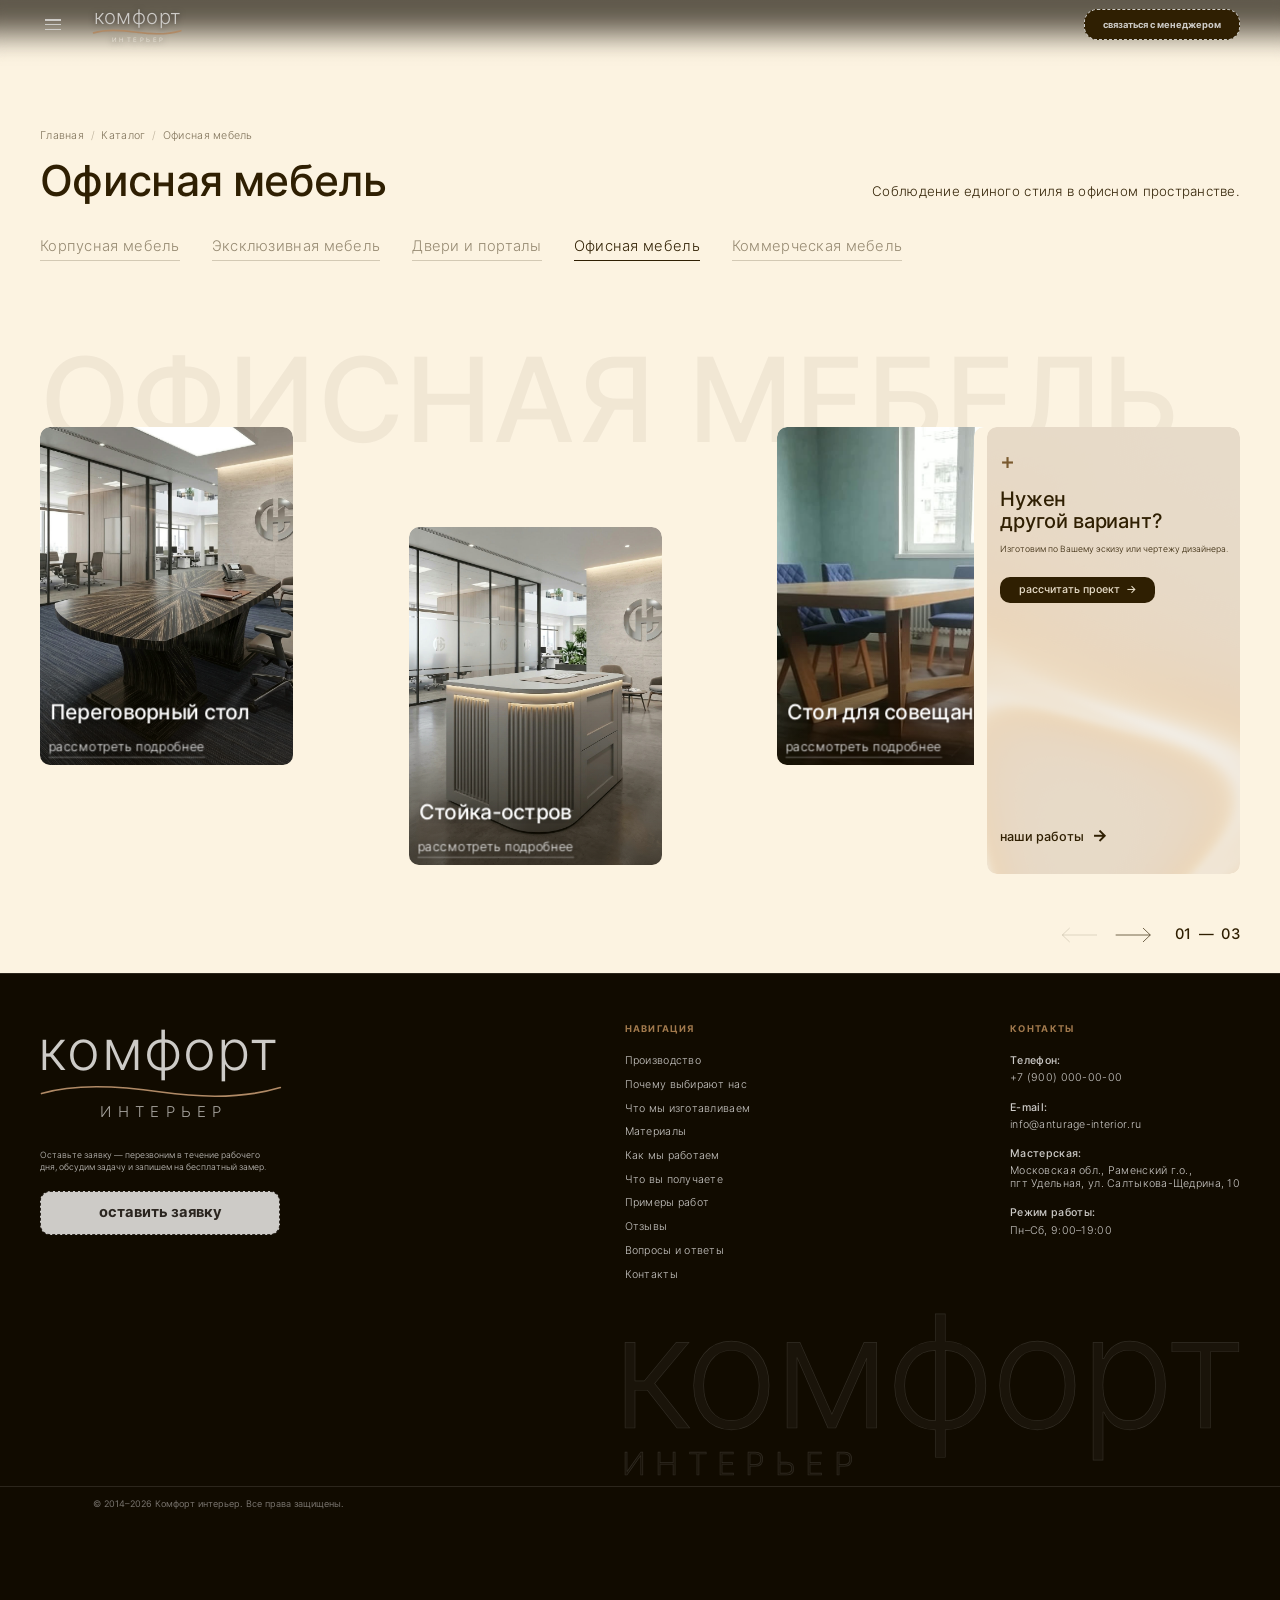
<file: catalog-ofisnaya.html>
<!DOCTYPE html>
<html lang="ru">
<head>
<meta charset="UTF-8">
<meta name="viewport" content="width=device-width, initial-scale=1.0">
<title>Офисная мебель — каталог — Комфорт интерьер</title>
<meta name="description" content="Офисная мебель на заказ от «Комфорт интерьер»: переговорные столы, стойки-острова, мебель для совещаний — единый стиль в офисном пространстве.">
<script src="fit.js"></script>
<script>/* a link from «Примеры наших работ» (…#model-…) opens the model window at once: the page behind it stays hidden until it is open */if(/^#model-/.test(location.hash)){document.documentElement.classList.add("is-deeplink");setTimeout(function(){document.documentElement.classList.remove("is-deeplink")},3000)}</script>
<style>html.is-deeplink{background:#FCF3E1}html.is-deeplink body{visibility:hidden}html.is-deeplink .modal-backdrop{visibility:visible}</style>
<link rel="stylesheet" href="fonts.css">
<link rel="stylesheet" href="catalog-base.css?v=20261009zzzzzz">
<link rel="stylesheet" href="catalog.css?v=20261014b">
<link rel="stylesheet" href="headings.css?v=15">
<link rel="stylesheet" href="ctl.css?v=3">
<link rel="stylesheet" href="logo.css?v=4">
<link rel="stylesheet" href="menu.css?v=2">
</head>
<body>

<header>
  <div class="container nav">
    <div class="nav-left">
      <button class="burger" id="burger" aria-label="Меню" aria-expanded="false" aria-controls="navLinks">
        <span></span><span></span><span></span>
      </button>
      <a href="index.html#hero" class="logo" aria-label="Комфорт интерьер">
        <span class="lk-word">комфорт</span><svg class="lk-wave" viewBox="0 0 320 22" preserveAspectRatio="none" aria-hidden="true"><path d="M2 14c40-12 90-12 158-2 70 10 118 6 158-6"/></svg><span class="lk-sub">интерьер</span>
      </a>
    </div>
    <button type="button" class="nav-cta dot-btn" id="headerManagerBtn">
      связаться с&nbsp;менеджером
    </button>
  </div>
  <nav class="nav-links" id="navLinks">
  <div class="nm-group">
    <span class="nm-label">Компания</span>
    <a href="index.html#about">Производство</a>
    <a href="index.html#why-us">Почему выбирают нас</a>
    <a href="index.html#materials">Материалы</a>
    <a href="index.html#process">Как&nbsp;мы&nbsp;работаем</a>
    <a href="index.html#benefits">Что&nbsp;вы получаете</a>
  </div>
  <div class="nm-group">
    <a class="nm-label" href="index.html#services">Каталог</a>
    <a href="catalog-korpusnaya.html">Корпусная&nbsp;мебель</a>
    <a href="catalog-eksklyuzivnaya.html">Эксклюзивная&nbsp;мебель</a>
    <a href="catalog-dveri.html">Двери и&nbsp;порталы</a>
    <a href="catalog-ofisnaya.html">Офисная&nbsp;мебель</a>
    <a href="catalog-kommercheskaya.html">Коммерческая&nbsp;мебель</a>
  </div>
  <div class="nm-group nm-wide">
    <span class="nm-label">Клиентам</span>
    <div class="nm-pair">
      <a href="index.html#portfolio">Примеры работ</a>
      <a href="index.html#reviews">Отзывы</a>
      <a href="index.html#faq">Вопросы и&nbsp;ответы</a>
      <a href="index.html#contact">Контакты</a>
    </div>
  </div>
</nav>
</header>

<main>
<section class="cat-hero">
  <div class="container">
    <nav class="cat-crumbs" aria-label="Навигация">
      <a href="index.html">Главная</a><span aria-hidden="true">/</span>
      <a href="index.html#services">Каталог</a><span aria-hidden="true">/</span>
      <span>Офисная мебель</span>
    </nav>
    <div class="cat-head">
      <h1>Офисная мебель</h1>
      <p>Соблюдение единого стиля в&nbsp;офисном пространстве.</p>
    </div>
    <div class="cat-tabs" aria-label="Разделы каталога">
        <a class="cat-tab dot-btn" href="catalog-korpusnaya.html">Корпусная мебель</a>
        <a class="cat-tab dot-btn" href="catalog-eksklyuzivnaya.html">Эксклюзивная мебель</a>
        <a class="cat-tab dot-btn" href="catalog-dveri.html">Двери и&nbsp;порталы</a>
        <a class="cat-tab dot-btn active" href="catalog-ofisnaya.html" aria-current="page">Офисная мебель</a>
        <a class="cat-tab dot-btn" href="catalog-kommercheskaya.html">Коммерческая мебель</a>
    </div>
  </div>
</section>

<!-- Item cards — Figma node 419:202 (same model-gallery pattern as catalog-korpusnaya.html /
     catalog-eksklyuzivnaya.html / catalog-dveri.html). Name/description are specific to what is
     on each photo — no invented specs, and no "МДФ"/"шпон" (site's material story is solid wood only). -->
<section class="cat-items">
  <div class="container">
    <div class="model-gallery">
      <button type="button" class="model-arrow prev" aria-label="Предыдущая модель" onclick="document.getElementById('modelTrack').scrollBy({left:-541,behavior:'smooth'})">&#8592;</button>
      <div class="model-track" id="modelTrack">
        <article class="model-card">
          <img class="model-photo" src="ofisnaya-pereg-stol.jpg" alt="Переговорный стол с радиальным наборным рисунком">
          <h3>Переговорный стол</h3>
          <button type="button" class="model-btn dot-btn model-details-btn" data-model="pereg-stol">рассмотреть подробнее<span class="model-arrow-ico">→</span></button>
        </article>

        <article class="model-card">
          <img class="model-photo" src="ofisnaya-ostrov.jpg" alt="Офисная стойка-остров с рифлёным фасадом" loading="lazy">
          <h3>Стойка-остров</h3>
          <button type="button" class="model-btn dot-btn model-details-btn" data-model="ostrov">рассмотреть подробнее<span class="model-arrow-ico">→</span></button>
        </article>

        <article class="model-card">
          <img class="model-photo" src="ofisnaya-stol-sinie-stulya.jpg" alt="Стол для совещаний со стульями синей обивки" loading="lazy">
          <h3>Стол для&nbsp;совещаний</h3>
          <button type="button" class="model-btn dot-btn model-details-btn" data-model="stol-soveshch">рассмотреть подробнее<span class="model-arrow-ico">→</span></button>
        </article>

        <article class="model-card cta-card" id="ctaCard">
          <!-- position:sticky on the card itself is unreliable as a containing block for an
               absolutely-positioned child in some engines — the canvas ended up stretching to
               the whole track's scrollWidth. A plain position:relative wrapper fixes that. -->
          <div class="cta-inner">
            <canvas class="cta-glow" id="ctaGlow" aria-hidden="true"></canvas>
            <div class="cta-content">
              <span class="cta-plus" aria-hidden="true">+</span>
              <h3 class="cta-heading" aria-label="Нужен другой вариант?"><span class="cta-line">Нужен</span><span class="cta-line">другой вариант?</span></h3>
              <p class="cta-desc">Изготовим по&nbsp;Вашему эскизу или&nbsp;чертежу дизайнера.</p>
              <button type="button" class="model-btn dot-btn calc-cta">рассчитать проект<span class="model-arrow-ico">→</span></button>
              <a href="index.html#portfolio" class="cta-works">наши работы<span class="model-arrow-ico">→</span></a>
            </div>
          </div>
        </article>

      </div>
      <!-- Pinned at the seam where the photo cards disappear under the sticky CTA card
           (505px card width − 25px half-circle), instead of the gallery's outer edge. -->
      <button type="button" class="model-arrow next" aria-label="Следующая модель" onclick="document.getElementById('modelTrack').scrollBy({left:541,behavior:'smooth'})">&#8594;</button>
    </div>
  </div>
</section>

<!-- "Как заказать" and the "Не нашли нужное?" banner were removed from this page: the last
     gallery card («Нужен другой вариант?») already covers that call to action — same as
     catalog-korpusnaya.html / catalog-eksklyuzivnaya.html. -->
</main>

<footer>
  <div class="container footer-grid">
    <div class="footer-brand">
      <div class="footer-logo2">
        <span class="lk-word">комфорт</span><svg class="lk-wave" viewBox="0 0 320 22" preserveAspectRatio="none" aria-hidden="true"><path d="M2 14c40-12 90-12 158-2 70 10 118 6 158-6"/></svg><span class="lk-sub">интерьер</span>
      </div>
      <p>Оставьте заявку — перезвоним в&nbsp;течение рабочего дня, обсудим задачу и&nbsp;запишем на&nbsp;бесплатный замер.</p>
      <button type="button" id="contactManagerBtn" class="dot-btn footer-cta-btn">
        оставить заявку
      </button>
    </div>

    <div class="footer-col">
      <span class="footer-col-label">Навигация</span>
      <ul class="footer-nav">
      <li><a href="index.html#about">Производство</a></li>
      <li><a href="index.html#why-us">Почему выбирают нас</a></li>
      <li><a href="index.html#services">Что&nbsp;мы изготавливаем</a></li>
      <li><a href="index.html#materials">Материалы</a></li>
      <li><a href="index.html#process">Как&nbsp;мы&nbsp;работаем</a></li>
      <li><a href="index.html#benefits">Что&nbsp;вы получаете</a></li>
      <li><a href="index.html#portfolio">Примеры работ</a></li>
      <li><a href="index.html#reviews">Отзывы</a></li>
      <li><a href="index.html#faq">Вопросы и&nbsp;ответы</a></li>
      <li><a href="index.html#contact">Контакты</a></li>
    </ul>
    </div>

    <div class="footer-col">
      <span class="footer-col-label">Контакты</span>
      <ul class="footer-contacts">
      <li><p class="fc-label">Телефон:</p><p class="fc-value">+7 (900) 000-00-00</p></li>
      <li><p class="fc-label">E-mail:</p><p class="fc-value">info@anturage-interior.ru</p></li>
      <li><p class="fc-label">Мастерская:</p><p class="fc-value">Московская обл., Раменский г.о.,<br>пгт Удельная, ул. Салтыкова-Щедрина, 10</p></li>
      <li><p class="fc-label">Режим работы:</p><p class="fc-value">Пн–Сб, 9:00–19:00</p></li>
    </ul>
    </div>
  </div>

  <div class="container footer-watermark-wrap">
    <div class="footer-watermark" aria-hidden="true">комфорт<span class="footer-watermark-sub">интерьер</span></div>
  </div>
  <div class="container footer-bottom">
    <p>© 2014–2026 Комфорт интерьер. Все права защищены.</p>
  </div>
</footer>

<div class="modal-backdrop" id="managerModal" aria-hidden="true">
  <div class="modal-card" role="dialog" aria-modal="true" aria-labelledby="managerModalTitle">
    <button type="button" class="modal-close" id="managerClose" aria-label="Закрыть">×</button>
    <h3 id="managerModalTitle">Оставьте свой номер, и&nbsp;наши консультанты помогут Вам с&nbsp;выбором!</h3>
    <form id="managerForm" onsubmit="event.preventDefault(); this.reset(); document.getElementById('managerModal').classList.remove('open'); openSuccessModal('Спасибо! Ваша заявка успешно отправлена.', 'Менеджер свяжется с Вами в указанное время или в течение 15 минут в рабочее время.');">
      <input type="text" name="name" placeholder="Ваше имя" required>
      <input type="tel" name="phone" placeholder="Ваш телефон" required>
      <button type="submit" class="btn dot-btn">
        Отправить
      </button>
      <p class="form-note">Нажимая кнопку, Вы даёте согласие на&nbsp;обработку персональных&nbsp;данных</p>
    </form>
  </div>
</div>

<div class="modal-backdrop" id="successModal" aria-hidden="true">
  <div class="modal-card success-card" role="dialog" aria-modal="true" aria-labelledby="successModalTitle">
    <button type="button" class="modal-close" id="successClose" aria-label="Закрыть">×</button>
    <div class="success-icon" aria-hidden="true">✓</div>
    <h3 id="successModalTitle">Отправлено</h3>
    <p id="successModalText" class="success-text"></p>
    <button type="button" class="dot-btn success-ok-btn" id="successOkBtn">Ок</button>
  </div>
</div>

<!-- Model detail modal — same shared component as catalog-korpusnaya.html / catalog-eksklyuzivnaya.html.
     Opened from a "рассмотреть подробнее" button; the photo side is the Cursor Image Gallery. -->
<div class="modal-backdrop" id="modelModal" aria-hidden="true">
  <div class="modal-card model-modal-card" role="dialog" aria-modal="true" aria-labelledby="modelModalTitle">
    <button type="button" class="modal-close" id="modelModalClose" aria-label="Закрыть">×</button>
    <div class="model-modal-photo">
      <div class="mgc" id="modelGallery">
        <div class="mgc-frame"></div>
        <button type="button" class="mgc-nav mgc-prev" aria-label="Предыдущее фото">
          <svg viewBox="0 0 24 24" width="20" height="20" fill="none" stroke="#EAEAEA" stroke-width="2.5" stroke-linecap="round" stroke-linejoin="round"><polyline points="15 6 9 12 15 18"></polyline></svg>
        </button>
        <button type="button" class="mgc-nav mgc-next" aria-label="Следующее фото">
          <svg viewBox="0 0 24 24" width="20" height="20" fill="none" stroke="#EAEAEA" stroke-width="2.5" stroke-linecap="round" stroke-linejoin="round"><polyline points="9 6 15 12 9 18"></polyline></svg>
        </button>
        <div class="mgc-dots"></div>
      </div>
    </div>
    <div class="model-modal-info">
      <div class="model-modal-text">
        <h3 id="modelModalTitle">Переговорный стол</h3>
        <ul class="model-modal-specs" id="modelModalSpecs">
          <li>тип: переговорный стол</li>
          <li>столешница: радиальный наборный рисунок</li>
          <li>опора: пьедестал, массив</li>
          <li>форма: овальная</li>
        </ul>
      </div>
      <button type="button" class="model-modal-cta calc-cta" id="modelModalCta">заказать подобную<span class="model-arrow-ico">→</span></button>
    </div>
  </div>
</div>

<script src="typo.js?v=2"></script>
<script src="catalog.js"></script>
<script src="ctl.js?v=1" defer></script>
<script src="pixel.js?v=1" defer></script>
<script src="catalog-gallery.js?v=20261013d" defer></script>
<script src="weight-hover.js?v=20261009zzzzzz"></script>
<script src="footer-underline.js"></script>
<script src="footer-align.js?v=1"></script>
<script src="sub-fit.js?v=2"></script>
<script>
  // Cursor Image Gallery (Originkit), adapted: fixed prev/next arrow buttons at the photo's
  // edges (not a cursor that follows the pointer). Built once, reloaded with a new image set
  // each time a different model's "рассмотреть подробнее" is clicked — one shared modal for
  // all models rather than duplicating the whole markup per model.
  function createCursorGallery(root) {
    const frame = root.querySelector('.mgc-frame');
    const prevBtn = root.querySelector('.mgc-prev');
    const nextBtn = root.querySelector('.mgc-next');
    const dotsEl = root.querySelector('.mgc-dots');
    const DURATION = 600, EASE = 'cubic-bezier(0.42,0,0.58,1)';
    let images = [], index = 0, sliding = false, current = null, dots = [];

    const setLayer = (el, src) => { el.style.backgroundImage = `url("${src}")`; };

    function updateNav() {
      prevBtn.disabled = index <= 0;
      nextBtn.disabled = index >= images.length - 1;
      dotsEl.style.display = images.length > 1 ? '' : 'none';   // nothing to page through on a single photo
    }

    function go(dir) {
      if (sliding || images.length < 2) return;
      const to = index + dir;
      if (to < 0 || to >= images.length) return;
      sliding = true;
      const next = document.createElement('div');
      next.className = 'mgc-layer';
      setLayer(next, images[to]);
      next.style.transition = 'none';
      next.style.transform = `translateX(${dir === 1 ? 100 : -100}%)`;
      frame.appendChild(next);
      void next.offsetWidth;   // force layout so the starting transform is committed before animating
      requestAnimationFrame(() => {
        next.style.transition = `transform ${DURATION}ms ${EASE}`;
        current.style.transition = `transform ${DURATION}ms ${EASE}`;
        next.style.transform = 'translateX(0%)';
        current.style.transform = `translateX(${dir === 1 ? -100 : 100}%)`;
      });
      setTimeout(() => {
        current.remove();
        current = next;
        index = to;
        sliding = false;
        dots.forEach((d, i) => d.classList.toggle('active', i === index));
        updateNav();
      }, DURATION + 40);
    }

    function load(newImages) {
      images = newImages.slice();
      index = 0; sliding = false;
      frame.innerHTML = '';
      current = document.createElement('div');
      current.className = 'mgc-layer';
      setLayer(current, images[0]);
      frame.appendChild(current);
      dotsEl.innerHTML = '';
      images.forEach((_, i) => {
        const dot = document.createElement('span');
        dot.className = 'mgc-dot' + (i === 0 ? ' active' : '');
        dotsEl.appendChild(dot);
      });
      dots = [...dotsEl.children];
      updateNav();
    }

    prevBtn.addEventListener('click', () => go(-1));
    nextBtn.addEventListener('click', () => go(1));
    return { load };
  }
  const modelGallery = createCursorGallery(document.getElementById('modelGallery'));

  // One detail record per model. Specs describe only what's visible in the photo — nothing
  // invented — and avoid "МДФ"/"шпон": the site's material story is solid wood (массив) with
  // named species and an enamel finish (эмаль) where relevant, never MDF or veneer.
  const MODELS = {
    'pereg-stol': {
      title: 'Переговорный стол',
      specs: ['тип: переговорный стол', 'столешница: радиальный наборный рисунок', 'опора: пьедестал, массив', 'форма: овальная'],
      images: ['ofisnaya-pereg-stol.jpg']
    },
    ostrov: {
      title: 'Стойка-остров',
      specs: ['тип: стойка-остров', 'фасады: бук (массив), рифлёные, эмаль', 'ящики: выдвижные', 'подсветка: встроенная'],
      images: ['ofisnaya-ostrov.jpg']
    },
    'stol-soveshch': {
      title: 'Стол для совещаний',
      specs: ['тип: стол для совещаний', 'столешница: бук (массив), светлый тон', 'ножки: массив, на опорах', 'комплектация: стулья по проекту'],
      images: ['ofisnaya-stol-sinie-stulya.jpg', 'ofisnaya-stol-sinie-stulya-2.webp', 'ofisnaya-stol-sinie-stulya-3.webp']
    }
  };

  // Model detail modal: "рассмотреть подробнее" on any card opens this one shared modal, filled
  // in with that model's data. Its own "заказать подобную" (class calc-cta, wired by catalog.js)
  // opens the manager modal in turn — so this modal just needs to get out of the way for it.
  (function () {
    const modal = document.getElementById('modelModal');
    const closeBtn = document.getElementById('modelModalClose');
    const ctaBtn = document.getElementById('modelModalCta');
    const titleEl = document.getElementById('modelModalTitle');
    const specsEl = document.getElementById('modelModalSpecs');
    if (!modal) return;
    const open = () => { modal.classList.add('open'); modal.setAttribute('aria-hidden', 'false'); };
    const close = () => { modal.classList.remove('open'); modal.setAttribute('aria-hidden', 'true'); };
    document.querySelectorAll('.model-details-btn').forEach(btn => {
      const data = MODELS[btn.dataset.model];
      if (!data) return;
      btn.addEventListener('click', (e) => {
        e.preventDefault();
        titleEl.innerHTML = data.title;
        specsEl.innerHTML = data.specs.map(s => `<li>${s}</li>`).join('');
        modelGallery.load(data.images);
        open();
      });
    });
    if (closeBtn) closeBtn.addEventListener('click', close);
    if (ctaBtn) ctaBtn.addEventListener('click', close);
    modal.addEventListener('click', (e) => { if (e.target === modal) close(); });
    document.addEventListener('keydown', (e) => { if (e.key === 'Escape') close(); });
  })();
</script>
<script>
  // Arrow buttons dim once the row is scrolled all the way to that side (same idea used
  // for the homepage's works/reviews arrows — see the shared .model-arrow:disabled / .works-arrow:disabled rule).
  (function () {
    const track = document.getElementById('modelTrack');
    const prev = document.querySelector('.model-arrow.prev');
    const next = document.querySelector('.model-arrow.next');
    if (!track || !prev || !next) return;
    const EPS = 2;
    const update = () => {
      prev.disabled = track.scrollLeft <= EPS;
      next.disabled = track.scrollLeft >= track.scrollWidth - track.clientWidth - EPS;
    };
    track.addEventListener('scroll', update, { passive: true });
    window.addEventListener('resize', update);
    window.addEventListener('load', update);
    update();
  })();

  // Text Colour Sweep on "Нужен другой вариант?" — same technique as the homepage's
  // company-figures block (index.html), ported here for the single CTA-card heading.
  (function () {
    const el = document.querySelector('.cta-heading');
    if (!el || !el.animate || window.matchMedia('(prefers-reduced-motion: reduce)').matches) return;
    const box = el.closest('.cta-card') || el;
    const track = document.getElementById('modelTrack');
    const WAVE = '#e2a04f';       // brighter amber, derived from the site accent
    const REPEAT_DELAY = 10000;   // pause between cycles, ms
    const DURATION = 600, STAGGER = 40;
    const base = getComputedStyle(el).color;
    // Two fixed lines ("Нужен" / "другой вариант?") — split each independently so the
    // line break survives the rebuild; the combined label already sits on the <h3> itself.
    const lines = [...el.querySelectorAll('.cta-line')];
    const chars = [];
    lines.forEach(lineEl => {
      const text = lineEl.textContent;
      lineEl.textContent = '';
      text.split(' ').forEach((word, wi, arr) => {
        const w = document.createElement('i');
        w.className = 'sw-w';
        w.setAttribute('aria-hidden', 'true');
        for (const ch of word) {
          const c = document.createElement('i');
          c.className = 'sw-c';
          c.textContent = ch;
          w.appendChild(c);
          chars.push(c);
        }
        lineEl.appendChild(w);
        if (wi < arr.length - 1) lineEl.appendChild(document.createTextNode(' '));
      });
    });
    el.classList.add('sweep-ready');
    let busy = false, due = true, inView = false, timer = null, current = [];
    const stop = () => {
      clearTimeout(timer);
      current.forEach(an => an.cancel());
      current = [];
      busy = false; due = true;
      el.classList.remove('sweep-ready'); el.classList.add('sweep-done');
    };
    const run = () => {
      busy = true; due = false;
      el.classList.remove('sweep-done'); el.classList.add('sweep-ready');
      const anims = chars.map((c, i) => c.animate(
        [
          { transform: 'translateY(-0.55em)', opacity: 0, color: WAVE },
          { transform: 'translateY(0)', opacity: 1, color: base }
        ],
        { duration: DURATION, delay: i * STAGGER, easing: 'cubic-bezier(.65,0,.35,1)', fill: 'both' }
      ));
      current = anims;
      Promise.all(anims.map(an => an.finished)).then(() => {
        if (current !== anims) return;   // superseded (card left the screen / restarted)
        el.classList.remove('sweep-ready'); el.classList.add('sweep-done');
        anims.forEach(an => an.cancel());
        current = []; busy = false;
        timer = setTimeout(() => { due = true; check(); }, REPEAT_DELAY);   // repeat every 10 s while on screen
      }).catch(() => {});
    };
    // The card also travels through the horizontally-scrolling gallery, so both axes matter.
    const check = () => {
      const r = box.getBoundingClientRect();
      const vh = window.innerHeight, vw = window.innerWidth;
      const visibleV = inView ? (r.top < vh && r.bottom > 0) : (r.top < vh * 0.85 && r.bottom > 0);
      const visibleH = r.left < vw && r.right > 0;
      const visible = visibleV && visibleH;
      if (visible && !inView) { inView = true; stop(); run(); return; }
      if (!visible && inView) { inView = false; stop(); return; }
      if (visible && due && !busy) run();
    };
    window.addEventListener('scroll', check, { passive: true });
    window.addEventListener('resize', check);
    window.addEventListener('load', check);
    if (track) track.addEventListener('scroll', check, { passive: true });
    check();
  })();

  // Ribbon Glow (Originkit, ported from React/WebGL2 to plain JS) behind the CTA-card content.
  // Brand palette (amber/bronze accents already used across the site) instead of the original
  // orange/pink preset, and a uIntensity uniform (not in the original) added to the finish pass
  // to tone the glow down so it stays a quiet backdrop, not the focal point of the card.
  (function () {
    const canvas = document.getElementById('ctaGlow');
    const root = document.getElementById('ctaCard');
    if (!canvas || !root || window.matchMedia('(prefers-reduced-motion: reduce)').matches) return;
    const gl = canvas.getContext('webgl2', { antialias: false, alpha: false, depth: false, stencil: false });
    if (!gl) return;

    const MAX_DPR = 2;
    const VERT_SRC = `#version 300 es
const vec2 P[3] = vec2[3](vec2(-1.0, -1.0), vec2(3.0, -1.0), vec2(-1.0, 3.0));
void main() { gl_Position = vec4(P[gl_VertexID], 0.0, 1.0); }
`;
    const FIELD_SRC = `#version 300 es
precision highp float;
uniform vec2 uRes;
uniform float uTime;
uniform vec3 uC1;
uniform vec3 uC2;
uniform float uSize;
uniform float uAngle;
uniform vec2 uMouse;
uniform float uOn;
uniform float uReach;
uniform vec2 uVel;
out vec4 o;

const float TAU = 6.28318530718;
const float LAYERS = 84.0;
const float TWIST = 1.250;
const float DRAG = 0.180;
const float GAIN = 0.62;
const vec2 CENTRE = vec2(-0.62, 0.24);
const float TILT = 0.6;
const float ZOOM = 1.05;
const float THETA = 2.13;
const float SHEAR = 0.963;
const float SHRINK = 0.953;
const vec2 WARP_FREQ = vec2(0.42, 2.4);
const vec2 WARP_AMP = vec2(0.13, 0.027);
const vec2 ASPECT = vec2(2.1, 0.17);
const float OFFSET = 0.36;
const float GLOW = 0.0021;
const float SOFT = 0.0019;
const float FALLOFF = 0.37;
const float PHASE = 12.0;
const float CYCLE = 0.16;
const float HUE_TRAVEL = 2.0;

mat2 rot(float a) { float c = cos(a), s = sin(a); return mat2(c, s, -s, c); }

void main() {
  vec2 R = uRes;
  vec2 pos = (gl_FragCoord.xy - 0.5 * R) / R.y;

  vec2 d = pos - uMouse;
  float w = uOn * exp(-dot(d, d) / (uReach * uReach));
  if (w > 1e-4) pos = uMouse + rot(w * TWIST) * d * (1.0 - 0.3 * min(w, 1.0)) - uVel * min(w, 1.0) * DRAG;

  pos = rot(uAngle) * pos / uSize;
  float t = uTime * 0.49 + PHASE;
  float breath = (-sin(uTime * 0.735) + sin(uTime * 0.49 + 1.0)) * 0.25 + 0.5;
  vec2 u = rot(TILT) * ((pos - CENTRE) * (ZOOM - breath * 0.085));
  mat2 fold = mat2(cos(THETA), sin(THETA), -SHEAR, cos(THETA));

  vec3 col = vec3(0.0);
  for (float i = 1.0; i <= LAYERS; i += 1.0) {
    u.x -= sin(u.y * WARP_FREQ.x + t + i * 0.007) * WARP_AMP.x;
    u.y -= sin(u.x * WARP_FREQ.y - t + i * 0.02) * WARP_AMP.y;
    u = fold * u * SHRINK;
    vec2 q = (u - vec2(OFFSET + breath * 0.1, 0.0)) * ASPECT;
    float g = GLOW / (dot(q, q) + SOFT) * (0.25 + breath * 0.4);
    float r = length(u);
    float k = sin(i * CYCLE + t * 1.2 + r * HUE_TRAVEL) * 0.5 + 0.5;
    col += g * mix(uC1, uC2, k) * (0.62 + 0.5 * k) * exp2(-r * FALLOFF);
  }
  vec3 x = max(col * GAIN, 0.0);
  col = (x * (2.51 * x + 0.03)) / (x * (2.43 * x + 0.59) + 0.14);
  col = pow(clamp(col, 0.0, 1.0), vec3(0.85, 0.92, 0.98));
  col *= 1.0 - smoothstep(0.5, 1.6, length(pos)) * 0.07;
  o = vec4(col, 1.0);
}
`;
    const FINISH_SRC = `#version 300 es
precision highp float;
uniform sampler2D uField;
uniform vec2 uRes;
uniform float uTime;
uniform vec3 uBg;
uniform float uPaper;
uniform float uIntensity;
out vec4 o;

float ign(vec2 p, float f) { p += 5.588238 * mod(f, 64.0); return fract(52.9829189 * fract(0.06711056 * p.x + 0.00583715 * p.y)); }

void main() {
  vec2 frag = gl_FragCoord.xy;
  vec3 L = max(texture(uField, frag / uRes).rgb, 0.0) * uIntensity;

  vec3 dark = uBg + L * (1.0 - uBg);
  float strength = clamp(max(L.r, max(L.g, L.b)), 0.0, 1.0);
  vec3 paper = uBg * (1.0 - strength) + L * 0.96;
  vec3 col = mix(dark, paper, uPaper);
  col += (ign(frag, floor(uTime * 24.0)) - 0.5) / 255.0;
  o = vec4(clamp(col, 0.0, 1.0), 1.0);
}
`;

    function parseColor(hex) {
      let h = hex.replace('#', '');
      if (h.length === 3) h = h[0] + h[0] + h[1] + h[1] + h[2] + h[2];
      return [parseInt(h.slice(0, 2), 16) / 255, parseInt(h.slice(2, 4), 16) / 255, parseInt(h.slice(4, 6), 16) / 255];
    }
    function clampN(v, lo, hi) { return v < lo ? lo : v > hi ? hi : v; }

    function link(frag, label) {
      const shader = (type, src) => {
        const sh = gl.createShader(type);
        gl.shaderSource(sh, src);
        gl.compileShader(sh);
        if (!gl.getShaderParameter(sh, gl.COMPILE_STATUS)) { console.error('RibbonGlow ' + label + ' shader:', gl.getShaderInfoLog(sh)); gl.deleteShader(sh); return null; }
        return sh;
      };
      const vs = shader(gl.VERTEX_SHADER, VERT_SRC);
      const fs = shader(gl.FRAGMENT_SHADER, frag);
      if (!vs || !fs) return null;
      const prog = gl.createProgram();
      gl.attachShader(prog, vs); gl.attachShader(prog, fs); gl.linkProgram(prog);
      gl.deleteShader(vs); gl.deleteShader(fs);
      if (!gl.getProgramParameter(prog, gl.LINK_STATUS)) { console.error('RibbonGlow ' + label + ' link:', gl.getProgramInfoLog(prog)); gl.deleteProgram(prog); return null; }
      return prog;
    }
    function locations(prog, names) { const out = {}; names.forEach(n => out[n] = gl.getUniformLocation(prog, n)); return out; }

    function fieldTarget() {
      const fbo = gl.createFramebuffer();
      let tex = null, w = 0, h = 0, half = !!gl.getExtension('EXT_color_buffer_float');
      return {
        fbo, texture: () => tex, width: () => w, height: () => h,
        resize(nw, nh) {
          if (nw === w && nh === h && tex) return;
          for (let attempt = 0; attempt < 2; attempt++) {
            if (tex) gl.deleteTexture(tex);
            tex = gl.createTexture();
            gl.bindTexture(gl.TEXTURE_2D, tex);
            gl.texParameteri(gl.TEXTURE_2D, gl.TEXTURE_MIN_FILTER, gl.LINEAR);
            gl.texParameteri(gl.TEXTURE_2D, gl.TEXTURE_MAG_FILTER, gl.LINEAR);
            gl.texParameteri(gl.TEXTURE_2D, gl.TEXTURE_WRAP_S, gl.CLAMP_TO_EDGE);
            gl.texParameteri(gl.TEXTURE_2D, gl.TEXTURE_WRAP_T, gl.CLAMP_TO_EDGE);
            gl.texImage2D(gl.TEXTURE_2D, 0, half ? gl.RGBA16F : gl.RGBA8, nw, nh, 0, gl.RGBA, half ? gl.HALF_FLOAT : gl.UNSIGNED_BYTE, null);
            gl.bindFramebuffer(gl.FRAMEBUFFER, fbo);
            gl.framebufferTexture2D(gl.FRAMEBUFFER, gl.COLOR_ATTACHMENT0, gl.TEXTURE_2D, tex, 0);
            const ok = gl.checkFramebufferStatus(gl.FRAMEBUFFER) === gl.FRAMEBUFFER_COMPLETE;
            gl.bindFramebuffer(gl.FRAMEBUFFER, null);
            if (ok || !half) break;
            half = false;
          }
          w = nw; h = nh;
        },
        dispose() { if (tex) gl.deleteTexture(tex); gl.deleteFramebuffer(fbo); }
      };
    }

    function trackPointer() {
      const p = { tx: 0, ty: 0, inside: false };
      const read = (e) => {
        const r = root.getBoundingClientRect();
        const sx = root.offsetWidth / (r.width || 1), sy = root.offsetHeight / (r.height || 1);
        p.tx = (e.clientX - r.left) * sx; p.ty = (e.clientY - r.top) * sy;
        p.inside = e.clientX >= r.left && e.clientX <= r.right && e.clientY >= r.top && e.clientY <= r.bottom;
      };
      const out = (e) => { if (!e.relatedTarget) p.inside = false; };
      window.addEventListener('pointermove', read, { passive: true });
      window.addEventListener('pointerdown', read, { passive: true });
      document.addEventListener('pointerout', out);
      return p;
    }

    const field = link(FIELD_SRC, 'field');
    const finish = link(FINISH_SRC, 'finish');
    if (!field || !finish) return;
    const uf = locations(field, ['uRes', 'uTime', 'uC1', 'uC2', 'uSize', 'uAngle', 'uMouse', 'uOn', 'uReach', 'uVel']);
    const un = locations(finish, ['uField', 'uRes', 'uTime', 'uBg', 'uPaper', 'uIntensity']);
    const vao = gl.createVertexArray();
    gl.bindVertexArray(vao);
    const target = fieldTarget();
    const ptr = trackPointer();

    // Brand palette (see catalog.css / index.html accents) and a subdued intensity.
    // Less ginger/orange, more chocolate: darker, muted toffee-and-cacao tones.
    const BG = parseColor('#E7DCCB');      // card background — light coffee-with-milk plate
    const C1 = parseColor('#BDB19C');      // light-coffee ribbon
    const C2 = parseColor('#52483A');      // dark-cacao ribbon
    // The mix() between these two across the layered noise naturally passes through every
    // shade in between — including a milk-chocolate midtone — without needing a 3rd colour.
    const SPEED = 8 / 50, SIZE = 60 / 100, ANGLE = (-105 * Math.PI) / 180, HOVER = 25 / 100, REACH = 220;
    const INTENSITY = 0.85;   // dark ribbons on the light "paper" plate

    let mx = 0, my = 0, vx = 0, vy = 0, on = 0, last = -1, clock = 0;

    function render(now) {
      requestAnimationFrame(render);
      const dt = last < 0 ? 0 : clampN((now - last) / 1000, 0, 0.05);
      last = now;
      clock = (clock + dt * SPEED) % 3600;

      const dpr = Math.min(window.devicePixelRatio || 1, MAX_DPR);
      const cw = canvas.clientWidth || 1, ch = canvas.clientHeight || 1;
      const bw = Math.max(1, Math.round(cw * dpr)), bh = Math.max(1, Math.round(ch * dpr));
      if (canvas.width !== bw || canvas.height !== bh) { canvas.width = bw; canvas.height = bh; }
      target.resize(Math.max(1, Math.round(bw / 2)), Math.max(1, Math.round(bh / 2)));

      const present = ptr.inside ? 1 : 0;
      if (present && on < 0.02) { mx = ptr.tx; my = ptr.ty; }
      on += (present - on) * (1 - Math.exp(-dt * 5));
      const k = 1 - Math.exp(-dt * 16);
      const nx = mx + (ptr.tx - mx) * k, ny = my + (ptr.ty - my) * k;
      if (dt > 0) {
        const kv = 1 - Math.exp(-dt * 8);
        vx += ((nx - mx) / dt - vx) * kv; vy += ((ny - my) / dt - vy) * kv;
      }
      mx = nx; my = ny;
      const vLen = Math.hypot(vx, vy) / ch, vCap = vLen > 3 ? 3 / vLen : 1;

      gl.bindFramebuffer(gl.FRAMEBUFFER, target.fbo);
      gl.viewport(0, 0, target.width(), target.height());
      gl.useProgram(field);
      gl.uniform2f(uf.uRes, target.width(), target.height());
      gl.uniform1f(uf.uTime, clock);
      gl.uniform3f(uf.uC1, C1[0], C1[1], C1[2]);
      gl.uniform3f(uf.uC2, C2[0], C2[1], C2[2]);
      gl.uniform1f(uf.uSize, SIZE);
      gl.uniform1f(uf.uAngle, ANGLE);
      gl.uniform2f(uf.uMouse, (mx - cw / 2) / ch, (ch / 2 - my) / ch);
      gl.uniform1f(uf.uOn, on * HOVER);
      gl.uniform1f(uf.uReach, REACH / ch);
      gl.uniform2f(uf.uVel, (vx / ch) * vCap, (-vy / ch) * vCap);
      gl.drawArrays(gl.TRIANGLES, 0, 3);

      gl.bindFramebuffer(gl.FRAMEBUFFER, null);
      gl.viewport(0, 0, bw, bh);
      gl.useProgram(finish);
      gl.activeTexture(gl.TEXTURE0);
      gl.bindTexture(gl.TEXTURE_2D, target.texture());
      gl.uniform1i(un.uField, 0);
      gl.uniform2f(un.uRes, bw, bh);
      gl.uniform1f(un.uTime, clock);
      gl.uniform3f(un.uBg, BG[0], BG[1], BG[2]);
      gl.uniform1f(un.uPaper, 1);
      gl.uniform1f(un.uIntensity, INTENSITY);
      gl.drawArrays(gl.TRIANGLES, 0, 3);
    }
    requestAnimationFrame(render);
  })();
</script>
</body>
</html>
</file>
